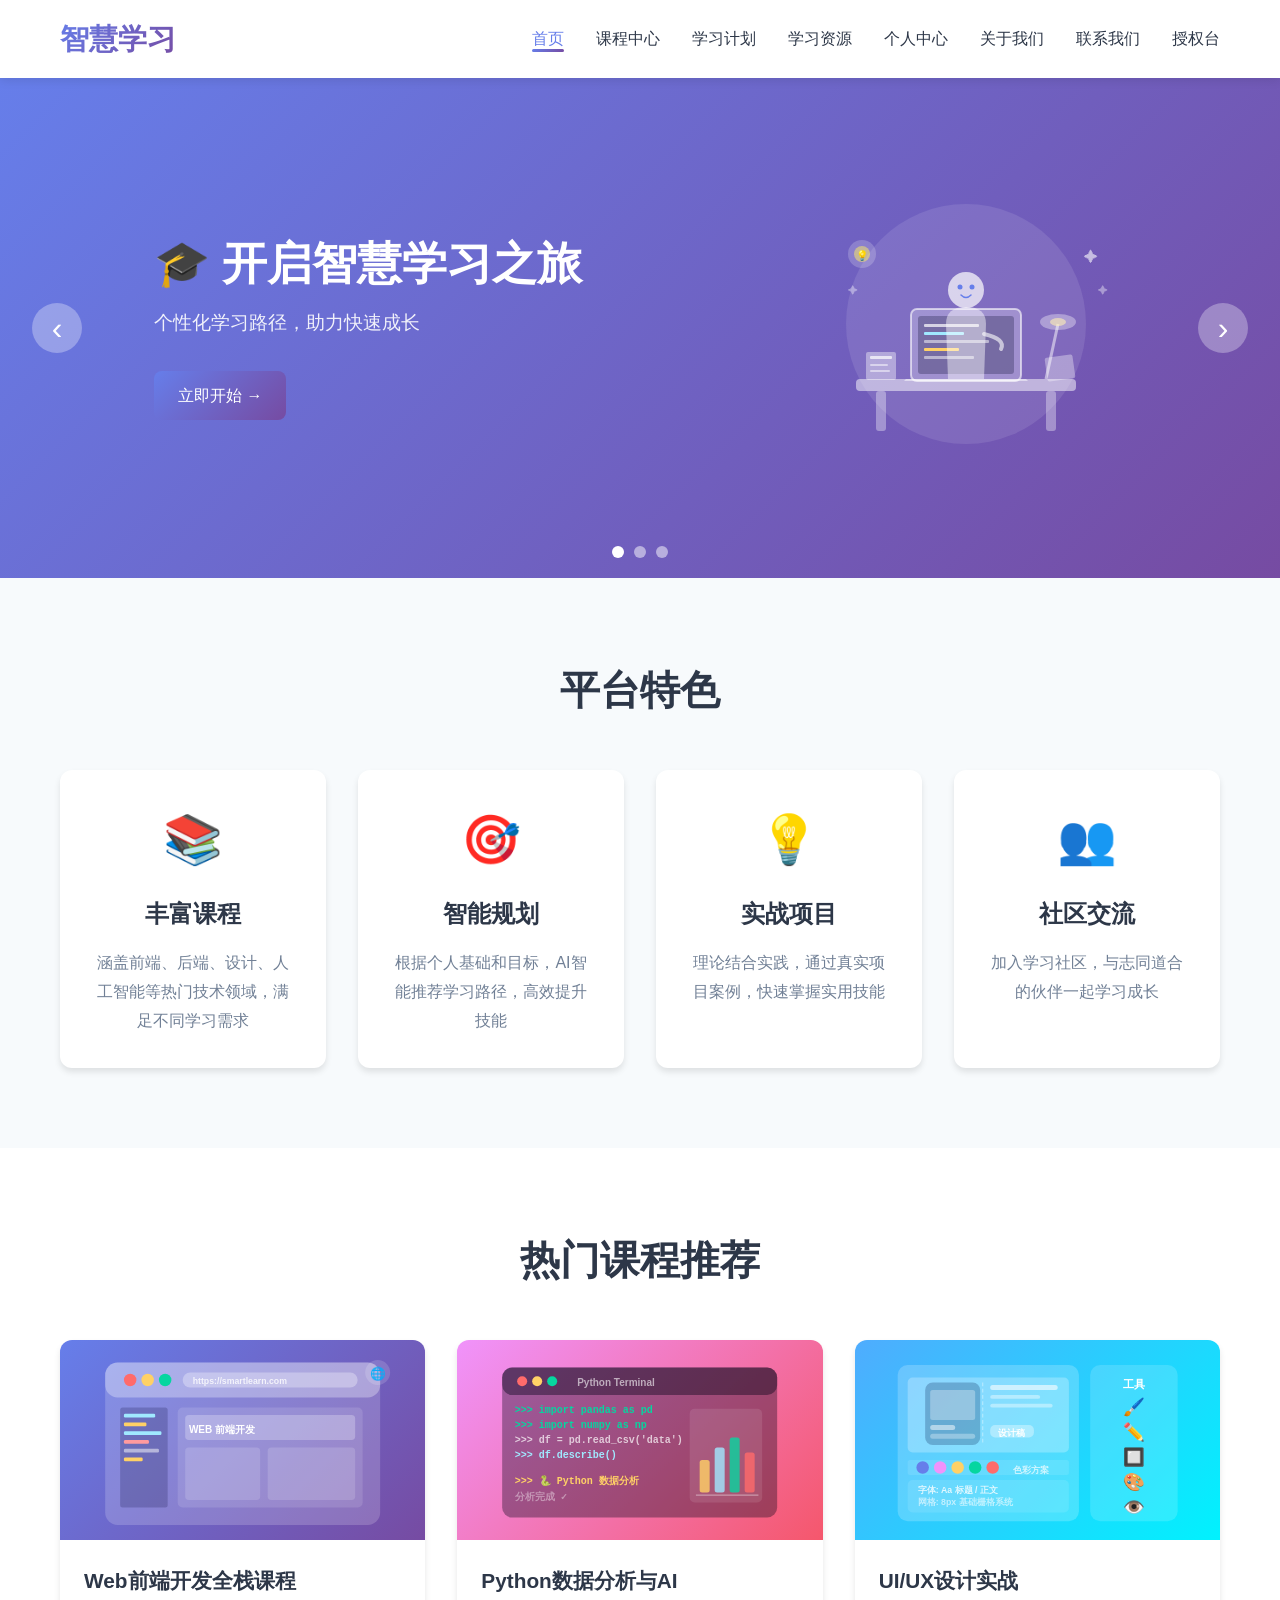
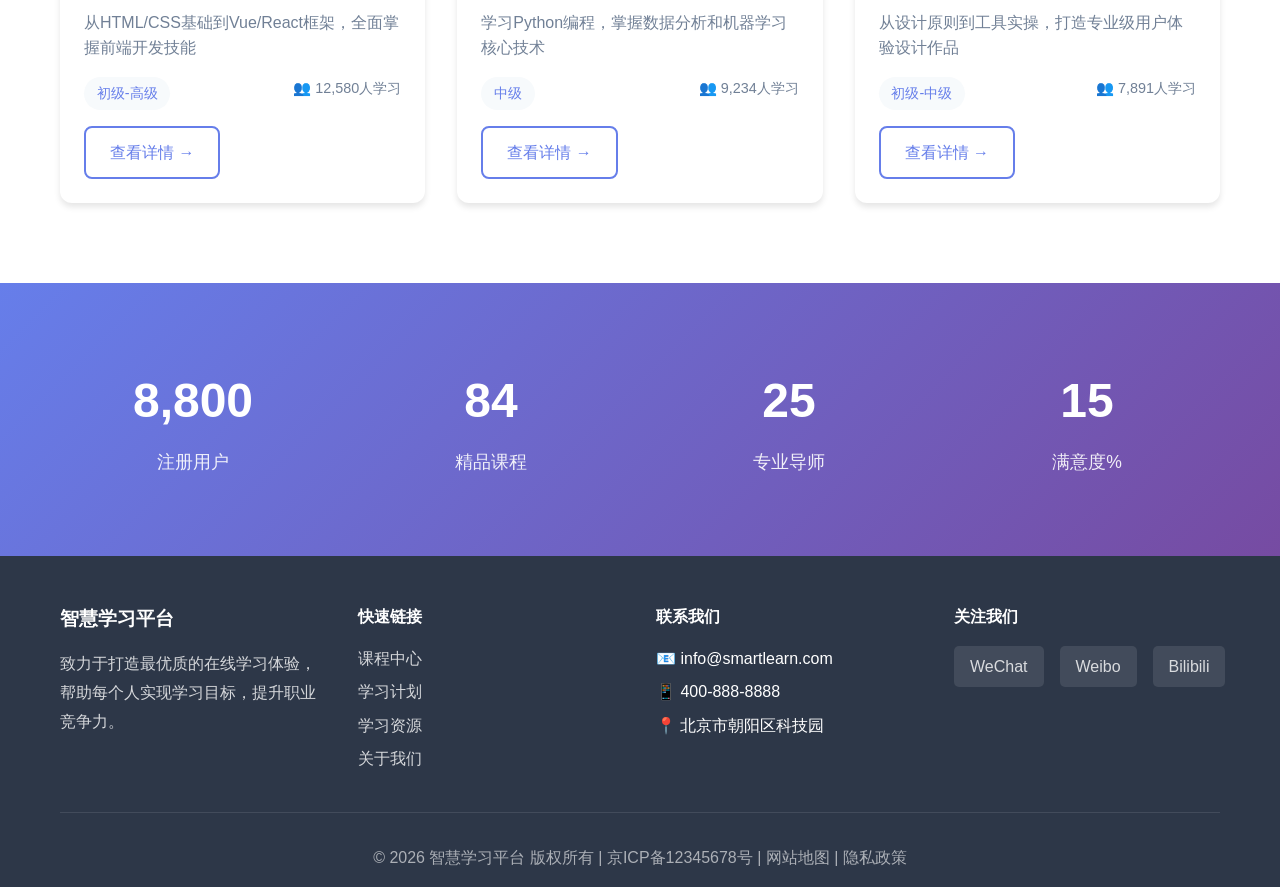
<file: index.html>
<!DOCTYPE html>
<html lang="zh-CN">
<head>
    <meta charset="UTF-8">
    <meta name="viewport" content="width=device-width, initial-scale=1.0">
    <title>智慧学习 - 在线学习成长平台</title>
    <link rel="stylesheet" href="css/style.css">
</head>
<body>
    <!-- 导航栏 -->
    <nav class="navbar">
        <div class="container">
            <div class="nav-brand">
                <h1>智慧学习</h1>
            </div>
            <ul class="nav-menu" id="navMenu">
                <li><a href="index.html" class="active">首页</a></li>
                <li><a href="courses.html">课程中心</a></li>
                <li><a href="plan.html">学习计划</a></li>
                <li><a href="resources.html">学习资源</a></li>
                <li><a href="profile.html">个人中心</a></li>
                <li><a href="about.html">关于我们</a></li>
                <li><a href="contact.html">联系我们</a></li>
                <li><a href="licenses.html">授权台</a></li>
            </ul>
            <div class="nav-toggle" id="navToggle">
                <span></span>
                <span></span>
                <span></span>
            </div>
        </div>
    </nav>

    <!-- Banner轮播图 -->
    <section class="banner">
        <div class="slider">

            <!-- 第1张：学习之旅 — 人物+书桌学习场景 -->
            <div class="slide active">
                <div class="slide-content">
                    <div class="slide-text">
                        <h2>🎓 开启智慧学习之旅</h2>
                        <p>个性化学习路径，助力快速成长</p>
                        <a href="courses.html" class="btn btn-primary">立即开始 →</a>
                    </div>
                    <div class="slide-illustration">
                        <!-- 学习场景：人坐在桌前 + 屏幕 + 书 -->
                        <svg width="320" height="260" viewBox="0 0 320 260">
                            <!-- 背景圆 -->
                            <circle cx="160" cy="130" r="120" fill="rgba(255,255,255,.1)"/>
                            <!-- 桌子 -->
                            <rect x="50" y="185" width="220" height="12" rx="4" fill="rgba(255,255,255,.5)"/>
                            <rect x="70" y="197" width="10" height="40" rx="3" fill="rgba(255,255,255,.35)"/>
                            <rect x="240" y="197" width="10" height="40" rx="3" fill="rgba(255,255,255,.35)"/>
                            <!-- 笔记本电脑屏幕 -->
                            <rect x="105" y="115" width="110" height="72" rx="6" fill="rgba(255,255,255,.25)" stroke="rgba(255,255,255,.6)" stroke-width="2"/>
                            <!-- 屏幕内容 (代码/学习界面) -->
                            <rect x="112" y="122" width="96" height="58" rx="3" fill="rgba(20,20,60,.3)"/>
                            <rect x="118" y="130" width="55" height="3" rx="1" fill="rgba(255,255,255,.7)"/>
                            <rect x="118" y="138" width="40" height="3" rx="1" fill="#a0e9ff"/>
                            <rect x="118" y="146" width="65" height="3" rx="1" fill="rgba(255,255,255,.5)"/>
                            <rect x="118" y="154" width="35" height="3" rx="1" fill="#ffd166"/>
                            <rect x="118" y="162" width="50" height="3" rx="1" fill="rgba(255,255,255,.5)"/>
                            <!-- 笔记本底座 -->
                            <path d="M98 187 L100 185 L220 185 L222 187 Z" fill="rgba(255,255,255,.5)"/>
                            <!-- 书本 (左侧) -->
                            <rect x="60" y="158" width="30" height="28" rx="2" fill="rgba(255,255,255,.4)"/>
                            <rect x="64" y="162" width="22" height="3" rx="1" fill="rgba(255,255,255,.7)"/>
                            <rect x="64" y="170" width="18" height="2" rx="1" fill="rgba(255,255,255,.5)"/>
                            <rect x="64" y="176" width="20" height="2" rx="1" fill="rgba(255,255,255,.5)"/>
                            <!-- 书本 (右侧，斜放) -->
                            <rect x="240" y="162" width="28" height="24" rx="2" fill="rgba(255,255,255,.35)" transform="rotate(-8 254 174)"/>
                            <!-- 台灯 -->
                            <line x1="240" y1="185" x2="252" y2="130" stroke="rgba(255,255,255,.5)" stroke-width="3"/>
                            <ellipse cx="252" cy="128" rx="18" ry="8" fill="rgba(255,255,255,.35)"/>
                            <ellipse cx="252" cy="128" rx="8" ry="4" fill="rgba(255,240,180,.6)"/>
                            <!-- 人物头部 -->
                            <circle cx="160" cy="96" r="18" fill="rgba(255,255,255,.7)"/>
                            <!-- 眼睛 -->
                            <circle cx="154" cy="93" r="2.5" fill="#667eea"/>
                            <circle cx="166" cy="93" r="2.5" fill="#667eea"/>
                            <!-- 嘴巴 -->
                            <path d="M155 101 Q160 106 165 101" fill="none" stroke="#667eea" stroke-width="1.5" stroke-linecap="round"/>
                            <!-- 身体 -->
                            <path d="M140 130 Q140 113 160 113 Q180 113 180 130 L178 185 L142 185Z" fill="rgba(255,255,255,.45)"/>
                            <!-- 手臂 (指向屏幕) -->
                            <path d="M178 140 Q200 145 195 155" fill="none" stroke="rgba(255,255,255,.6)" stroke-width="4" stroke-linecap="round"/>
                            <!-- 装饰灯泡 -->
                            <circle cx="56" cy="60" r="14" fill="rgba(255,255,255,.2)"/>
                            <circle cx="56" cy="60" r="8" fill="rgba(255,240,100,.5)"/>
                            <text x="56" y="65" text-anchor="middle" font-size="10">💡</text>
                            <!-- 飘浮的小星星 -->
                            <text x="278" y="68" font-size="14" fill="rgba(255,255,255,.6)">✦</text>
                            <text x="292" y="100" font-size="10" fill="rgba(255,255,255,.4)">✦</text>
                            <text x="42" y="100" font-size="10" fill="rgba(255,255,255,.4)">✦</text>
                        </svg>
                    </div>
                </div>
            </div>

            <!-- 第2张：海量课程 — 课程卡片网格 -->
            <div class="slide">
                <div class="slide-content">
                    <div class="slide-text">
                        <h2>📚 海量优质课程</h2>
                        <p>涵盖编程、设计、商业等多个领域</p>
                        <a href="courses.html" class="btn btn-primary">浏览课程 →</a>
                    </div>
                    <div class="slide-illustration">
                        <!-- 课程卡片网格场景 -->
                        <svg width="320" height="260" viewBox="0 0 320 260">
                            <circle cx="160" cy="130" r="120" fill="rgba(255,255,255,.08)"/>
                            <!-- 课程卡片1 (左上) -->
                            <rect x="30" y="40" width="116" height="88" rx="8" fill="rgba(255,255,255,.22)"/>
                            <rect x="30" y="40" width="116" height="44" rx="8" fill="rgba(255,255,255,.15)"/>
                            <text x="88" y="70" text-anchor="middle" font-size="24">💻</text>
                            <rect x="40" y="92" width="70" height="5" rx="2" fill="rgba(255,255,255,.7)"/>
                            <rect x="40" y="102" width="50" height="4" rx="2" fill="rgba(255,255,255,.4)"/>
                            <rect x="40" y="111" width="35" height="4" rx="2" fill="rgba(255,255,255,.35)"/>
                            <!-- 进度条 -->
                            <rect x="40" y="119" width="96" height="4" rx="2" fill="rgba(255,255,255,.2)"/>
                            <rect x="40" y="119" width="65" height="4" rx="2" fill="#ffd166"/>

                            <!-- 课程卡片2 (右上) -->
                            <rect x="158" y="40" width="116" height="88" rx="8" fill="rgba(255,255,255,.22)"/>
                            <rect x="158" y="40" width="116" height="44" rx="8" fill="rgba(255,255,255,.15)"/>
                            <text x="216" y="70" text-anchor="middle" font-size="24">🎨</text>
                            <rect x="168" y="92" width="70" height="5" rx="2" fill="rgba(255,255,255,.7)"/>
                            <rect x="168" y="102" width="55" height="4" rx="2" fill="rgba(255,255,255,.4)"/>
                            <rect x="168" y="111" width="40" height="4" rx="2" fill="rgba(255,255,255,.35)"/>
                            <rect x="168" y="119" width="96" height="4" rx="2" fill="rgba(255,255,255,.2)"/>
                            <rect x="168" y="119" width="85" height="4" rx="2" fill="#06d6a0"/>

                            <!-- 课程卡片3 (左下) -->
                            <rect x="30" y="142" width="116" height="88" rx="8" fill="rgba(255,255,255,.22)"/>
                            <rect x="30" y="142" width="116" height="44" rx="8" fill="rgba(255,255,255,.15)"/>
                            <text x="88" y="172" text-anchor="middle" font-size="24">🐍</text>
                            <rect x="40" y="194" width="65" height="5" rx="2" fill="rgba(255,255,255,.7)"/>
                            <rect x="40" y="204" width="45" height="4" rx="2" fill="rgba(255,255,255,.4)"/>
                            <rect x="40" y="213" width="38" height="4" rx="2" fill="rgba(255,255,255,.35)"/>
                            <rect x="40" y="221" width="96" height="4" rx="2" fill="rgba(255,255,255,.2)"/>
                            <rect x="40" y="221" width="45" height="4" rx="2" fill="#ff6b6b"/>

                            <!-- 课程卡片4 (右下) -->
                            <rect x="158" y="142" width="116" height="88" rx="8" fill="rgba(255,255,255,.22)"/>
                            <rect x="158" y="142" width="116" height="44" rx="8" fill="rgba(255,255,255,.15)"/>
                            <text x="216" y="172" text-anchor="middle" font-size="24">🤖</text>
                            <rect x="168" y="194" width="70" height="5" rx="2" fill="rgba(255,255,255,.7)"/>
                            <rect x="168" y="204" width="55" height="4" rx="2" fill="rgba(255,255,255,.4)"/>
                            <rect x="168" y="213" width="42" height="4" rx="2" fill="rgba(255,255,255,.35)"/>
                            <rect x="168" y="221" width="96" height="4" rx="2" fill="rgba(255,255,255,.2)"/>
                            <rect x="168" y="221" width="72" height="4" rx="2" fill="#a855f7"/>

                            <!-- 总数标签 -->
                            <rect x="110" y="10" width="100" height="26" rx="13" fill="rgba(255,255,255,.3)"/>
                            <text x="160" y="28" text-anchor="middle" font-size="12" font-weight="bold" fill="white">500+ 精品课程</text>
                        </svg>
                    </div>
                </div>
            </div>

            <!-- 第3张：AI智能计划 — AI大脑+路径图 -->
            <div class="slide">
                <div class="slide-content">
                    <div class="slide-text">
                        <h2>🤖 智能学习计划</h2>
                        <p>AI驱动，为你定制专属学习方案</p>
                        <a href="plan.html" class="btn btn-primary">制定计划 →</a>
                    </div>
                    <div class="slide-illustration">
                        <!-- AI + 学习路径图 -->
                        <svg width="320" height="260" viewBox="0 0 320 260">
                            <circle cx="160" cy="130" r="120" fill="rgba(255,255,255,.08)"/>
                            <!-- AI 核心圆 -->
                            <circle cx="160" cy="120" r="46" fill="rgba(255,255,255,.18)" stroke="rgba(255,255,255,.5)" stroke-width="2"/>
                            <circle cx="160" cy="120" r="32" fill="rgba(255,255,255,.25)"/>
                            <!-- AI 文字 -->
                            <text x="160" y="113" text-anchor="middle" font-size="16" font-weight="bold" fill="white">AI</text>
                            <text x="160" y="133" text-anchor="middle" font-size="9" fill="rgba(255,255,255,.85)">智能分析</text>
                            <!-- 放射线 -->
                            <line x1="160" y1="74" x2="160" y2="50" stroke="rgba(255,255,255,.4)" stroke-width="1.5" stroke-dasharray="3,2"/>
                            <line x1="192" y1="88" x2="210" y2="72" stroke="rgba(255,255,255,.4)" stroke-width="1.5" stroke-dasharray="3,2"/>
                            <line x1="206" y1="120" x2="232" y2="120" stroke="rgba(255,255,255,.4)" stroke-width="1.5" stroke-dasharray="3,2"/>
                            <line x1="192" y1="152" x2="210" y2="170" stroke="rgba(255,255,255,.4)" stroke-width="1.5" stroke-dasharray="3,2"/>
                            <line x1="160" y1="166" x2="160" y2="192" stroke="rgba(255,255,255,.4)" stroke-width="1.5" stroke-dasharray="3,2"/>
                            <line x1="128" y1="152" x2="110" y2="170" stroke="rgba(255,255,255,.4)" stroke-width="1.5" stroke-dasharray="3,2"/>
                            <line x1="114" y1="120" x2="88" y2="120" stroke="rgba(255,255,255,.4)" stroke-width="1.5" stroke-dasharray="3,2"/>
                            <line x1="128" y1="88" x2="110" y2="72" stroke="rgba(255,255,255,.4)" stroke-width="1.5" stroke-dasharray="3,2"/>
                            <!-- 技能节点 -->
                            <!-- 上 -->
                            <circle cx="160" cy="44" r="14" fill="rgba(255,255,255,.3)"/>
                            <text x="160" y="49" text-anchor="middle" font-size="12">📝</text>
                            <!-- 右上 -->
                            <circle cx="216" cy="66" r="14" fill="rgba(255,255,255,.3)"/>
                            <text x="216" y="71" text-anchor="middle" font-size="12">💻</text>
                            <!-- 右 -->
                            <circle cx="240" cy="120" r="14" fill="rgba(255,255,255,.3)"/>
                            <text x="240" y="125" text-anchor="middle" font-size="12">⚡</text>
                            <!-- 右下 -->
                            <circle cx="216" cy="175" r="14" fill="rgba(255,255,255,.3)"/>
                            <text x="216" y="180" text-anchor="middle" font-size="12">🎯</text>
                            <!-- 下 -->
                            <circle cx="160" cy="198" r="14" fill="rgba(255,255,255,.3)"/>
                            <text x="160" y="203" text-anchor="middle" font-size="12">🏆</text>
                            <!-- 左下 -->
                            <circle cx="104" cy="175" r="14" fill="rgba(255,255,255,.3)"/>
                            <text x="104" y="180" text-anchor="middle" font-size="12">🎨</text>
                            <!-- 左 -->
                            <circle cx="80" cy="120" r="14" fill="rgba(255,255,255,.3)"/>
                            <text x="80" y="125" text-anchor="middle" font-size="12">🔬</text>
                            <!-- 左上 -->
                            <circle cx="104" cy="66" r="14" fill="rgba(255,255,255,.3)"/>
                            <text x="104" y="71" text-anchor="middle" font-size="12">📊</text>
                            <!-- 动态点缀 -->
                            <text x="28" y="50" font-size="16" fill="rgba(255,255,255,.5)">✦</text>
                            <text x="282" y="50" font-size="12" fill="rgba(255,255,255,.4)">✦</text>
                            <text x="288" y="195" font-size="16" fill="rgba(255,255,255,.4)">✦</text>
                        </svg>
                    </div>
                </div>
            </div>

        </div>
        <div class="slider-controls">
            <button class="prev" id="prevBtn">‹</button>
            <button class="next" id="nextBtn">›</button>
        </div>
        <div class="slider-dots" id="sliderDots"></div>
    </section>

    <!-- 特色功能 -->
    <section class="features">
        <div class="container">
            <h2 class="section-title">平台特色</h2>
            <div class="feature-grid">
                <div class="feature-card">
                    <div class="feature-icon">📚</div>
                    <h3>丰富课程</h3>
                    <p>涵盖前端、后端、设计、人工智能等热门技术领域，满足不同学习需求</p>
                </div>
                <div class="feature-card">
                    <div class="feature-icon">🎯</div>
                    <h3>智能规划</h3>
                    <p>根据个人基础和目标，AI智能推荐学习路径，高效提升技能</p>
                </div>
                <div class="feature-card">
                    <div class="feature-icon">💡</div>
                    <h3>实战项目</h3>
                    <p>理论结合实践，通过真实项目案例，快速掌握实用技能</p>
                </div>
                <div class="feature-card">
                    <div class="feature-icon">👥</div>
                    <h3>社区交流</h3>
                    <p>加入学习社区，与志同道合的伙伴一起学习成长</p>
                </div>
            </div>
        </div>
    </section>

    <!-- 热门课程 -->
    <section class="popular-courses">
        <div class="container">
            <h2 class="section-title">热门课程推荐</h2>
            <div class="course-grid">
                <!-- 课程卡片1：Web前端 -->
                <div class="course-card">
                    <div class="course-image" style="background:linear-gradient(135deg,#667eea,#764ba2);position:relative;overflow:hidden">
                        <svg width="100%" height="100%" viewBox="0 0 280 160" preserveAspectRatio="xMidYMid meet" style="position:absolute;inset:0">
                            <!-- 浏览器窗口 -->
                            <rect x="30" y="18" width="220" height="130" rx="10" fill="rgba(255,255,255,.18)"/>
                            <rect x="30" y="18" width="220" height="28" rx="10" fill="rgba(255,255,255,.3)"/>
                            <!-- 控制按钮 -->
                            <circle cx="50" cy="32" r="5" fill="#ff6b6b"/>
                            <circle cx="64" cy="32" r="5" fill="#ffd166"/>
                            <circle cx="78" cy="32" r="5" fill="#06d6a0"/>
                            <!-- 地址栏 -->
                            <rect x="92" y="26" width="140" height="12" rx="6" fill="rgba(255,255,255,.3)"/>
                            <text x="100" y="35" font-size="7" fill="rgba(255,255,255,.8)">https://smartlearn.com</text>
                            <!-- 代码内容 -->
                            <rect x="42" y="54" width="38" height="80" rx="2" fill="rgba(0,0,50,.2)"/>
                            <rect x="45" y="59" width="25" height="3" rx="1" fill="#a0e9ff"/>
                            <rect x="45" y="66" width="18" height="3" rx="1" fill="#ffd166"/>
                            <rect x="45" y="73" width="30" height="3" rx="1" fill="#a0e9ff"/>
                            <rect x="45" y="80" width="20" height="3" rx="1" fill="#ff9a9e"/>
                            <rect x="45" y="87" width="28" height="3" rx="1" fill="rgba(255,255,255,.5)"/>
                            <rect x="45" y="94" width="15" height="3" rx="1" fill="#ffd166"/>
                            <!-- 设计画布 -->
                            <rect x="88" y="54" width="148" height="80" rx="4" fill="rgba(255,255,255,.12)"/>
                            <!-- 页面布局模拟 -->
                            <rect x="94" y="60" width="136" height="20" rx="3" fill="rgba(255,255,255,.25)"/>
                            <rect x="94" y="86" width="60" height="42" rx="3" fill="rgba(255,255,255,.15)"/>
                            <rect x="160" y="86" width="70" height="42" rx="3" fill="rgba(255,255,255,.15)"/>
                            <text x="97" y="74" font-size="8" font-weight="bold" fill="white">WEB 前端开发</text>
                            <!-- 装饰点 -->
                            <circle cx="248" cy="26" r="10" fill="rgba(255,255,255,.15)"/>
                            <text x="248" y="30" text-anchor="middle" font-size="10">🌐</text>
                        </svg>
                    </div>
                    <div class="course-info">
                        <h3>Web前端开发全栈课程</h3>
                        <p class="course-desc">从HTML/CSS基础到Vue/React框架，全面掌握前端开发技能</p>
                        <div class="course-meta">
                            <span class="course-level">初级-高级</span>
                            <span class="course-students">👥 12,580人学习</span>
                        </div>
                        <a href="courses.html" class="btn btn-secondary">查看详情 →</a>
                    </div>
                </div>

                <!-- 课程卡片2：Python数据分析 -->
                <div class="course-card">
                    <div class="course-image" style="background:linear-gradient(135deg,#f093fb,#f5576c);position:relative;overflow:hidden">
                        <svg width="100%" height="100%" viewBox="0 0 280 160" preserveAspectRatio="xMidYMid meet" style="position:absolute;inset:0">
                            <!-- 终端/命令行窗口 -->
                            <rect x="30" y="22" width="220" height="120" rx="8" fill="rgba(0,0,20,.35)"/>
                            <rect x="30" y="22" width="220" height="22" rx="8" fill="rgba(0,0,20,.4)"/>
                            <circle cx="46" cy="33" r="4" fill="#ff6b6b"/>
                            <circle cx="58" cy="33" r="4" fill="#ffd166"/>
                            <circle cx="70" cy="33" r="4" fill="#06d6a0"/>
                            <text x="90" y="37" font-size="8" fill="rgba(255,255,255,.6)">Python Terminal</text>
                            <!-- 代码行 -->
                            <text x="40" y="58" font-size="8" font-family="monospace" fill="#06d6a0">>>> import pandas as pd</text>
                            <text x="40" y="70" font-size="8" font-family="monospace" fill="#06d6a0">>>> import numpy as np</text>
                            <text x="40" y="82" font-size="8" font-family="monospace" fill="rgba(255,255,255,.7)">>>> df = pd.read_csv('data')</text>
                            <text x="40" y="94" font-size="8" font-family="monospace" fill="#a0e9ff">>>> df.describe()</text>
                            <!-- 数据图表小图 -->
                            <rect x="180" y="55" width="58" height="75" rx="4" fill="rgba(255,255,255,.1)"/>
                            <!-- 柱状图 -->
                            <rect x="188" y="96" width="8" height="26" rx="2" fill="#ffd166" opacity=".8"/>
                            <rect x="200" y="86" width="8" height="36" rx="2" fill="#a0e9ff" opacity=".8"/>
                            <rect x="212" y="78" width="8" height="44" rx="2" fill="#06d6a0" opacity=".8"/>
                            <rect x="224" y="90" width="8" height="32" rx="2" fill="#ff6b6b" opacity=".8"/>
                            <line x1="185" y1="124" x2="235" y2="124" stroke="rgba(255,255,255,.4)" stroke-width="1"/>
                            <!-- 蛇形标志 -->
                            <text x="40" y="115" font-size="8" font-family="monospace" fill="#ffd166">>>> 🐍 Python 数据分析</text>
                            <text x="40" y="128" font-size="8" font-family="monospace" fill="rgba(255,255,255,.4)">分析完成 ✓</text>
                        </svg>
                    </div>
                    <div class="course-info">
                        <h3>Python数据分析与AI</h3>
                        <p class="course-desc">学习Python编程，掌握数据分析和机器学习核心技术</p>
                        <div class="course-meta">
                            <span class="course-level">中级</span>
                            <span class="course-students">👥 9,234人学习</span>
                        </div>
                        <a href="courses.html" class="btn btn-secondary">查看详情 →</a>
                    </div>
                </div>

                <!-- 课程卡片3：UI/UX设计 -->
                <div class="course-card">
                    <div class="course-image" style="background:linear-gradient(135deg,#4facfe,#00f2fe);position:relative;overflow:hidden">
                        <svg width="100%" height="100%" viewBox="0 0 280 160" preserveAspectRatio="xMidYMid meet" style="position:absolute;inset:0">
                            <!-- 设计稿画板 -->
                            <rect x="28" y="20" width="145" height="125" rx="8" fill="rgba(255,255,255,.2)"/>
                            <!-- 设计稿内容 -->
                            <rect x="36" y="30" width="129" height="60" rx="4" fill="rgba(255,255,255,.25)"/>
                            <!-- 模拟手机UI框 -->
                            <rect x="50" y="34" width="44" height="50" rx="6" fill="rgba(0,30,80,.25)"/>
                            <rect x="54" y="40" width="36" height="24" rx="2" fill="rgba(255,255,255,.3)"/>
                            <rect x="54" y="68" width="20" height="4" rx="2" fill="rgba(255,255,255,.5)"/>
                            <rect x="54" y="75" width="36" height="4" rx="2" fill="rgba(255,255,255,.3)"/>
                            <!-- 文字稿线 -->
                            <rect x="102" y="36" width="54" height="4" rx="2" fill="rgba(255,255,255,.6)"/>
                            <rect x="102" y="44" width="40" height="3" rx="2" fill="rgba(255,255,255,.4)"/>
                            <rect x="102" y="51" width="50" height="3" rx="2" fill="rgba(255,255,255,.4)"/>
                            <rect x="102" y="68" width="35" height="10" rx="4" fill="rgba(255,255,255,.35)"/>
                            <text x="119" y="77" text-anchor="middle" font-size="7" fill="white">设计稿</text>
                            <!-- 标注线 -->
                            <line x1="96" y1="34" x2="96" y2="84" stroke="rgba(255,255,255,.35)" stroke-width="1" stroke-dasharray="3,2"/>
                            <!-- 颜色样本行 -->
                            <rect x="36" y="96" width="129" height="12" rx="2" fill="rgba(255,255,255,.1)"/>
                            <circle cx="48" cy="102" r="5" fill="#667eea"/>
                            <circle cx="62" cy="102" r="5" fill="#f093fb"/>
                            <circle cx="76" cy="102" r="5" fill="#ffd166"/>
                            <circle cx="90" cy="102" r="5" fill="#06d6a0"/>
                            <circle cx="104" cy="102" r="5" fill="#ff6b6b"/>
                            <text x="120" y="106" font-size="7" fill="rgba(255,255,255,.7)">色彩方案</text>
                            <!-- 文字标注 -->
                            <rect x="36" y="112" width="129" height="26" rx="4" fill="rgba(255,255,255,.1)"/>
                            <text x="44" y="122" font-size="7" fill="rgba(255,255,255,.8)">字体: Aa 标题 / 正文</text>
                            <text x="44" y="132" font-size="7" fill="rgba(255,255,255,.6)">网格: 8px 基础栅格系统</text>
                            <!-- 调色板/画笔 工具区 -->
                            <rect x="182" y="20" width="70" height="125" rx="8" fill="rgba(255,255,255,.15)"/>
                            <text x="217" y="38" text-anchor="middle" font-size="9" font-weight="bold" fill="white">工具</text>
                            <text x="217" y="58" text-anchor="middle" font-size="14">🖌️</text>
                            <text x="217" y="78" text-anchor="middle" font-size="14">✏️</text>
                            <text x="217" y="98" text-anchor="middle" font-size="14">🔲</text>
                            <text x="217" y="118" text-anchor="middle" font-size="14">🎨</text>
                            <text x="217" y="138" text-anchor="middle" font-size="14">👁️</text>
                        </svg>
                    </div>
                    <div class="course-info">
                        <h3>UI/UX设计实战</h3>
                        <p class="course-desc">从设计原则到工具实操，打造专业级用户体验设计作品</p>
                        <div class="course-meta">
                            <span class="course-level">初级-中级</span>
                            <span class="course-students">👥 7,891人学习</span>
                        </div>
                        <a href="courses.html" class="btn btn-secondary">查看详情 →</a>
                    </div>
                </div>
            </div>
        </div>
    </section>

    <!-- 学习数据统计 -->
    <section class="stats">
        <div class="container">
            <div class="stats-grid">
                <div class="stat-item">
                    <h3 class="stat-number" data-target="50000">0</h3>
                    <p>注册用户</p>
                </div>
                <div class="stat-item">
                    <h3 class="stat-number" data-target="500">0</h3>
                    <p>精品课程</p>
                </div>
                <div class="stat-item">
                    <h3 class="stat-number" data-target="150">0</h3>
                    <p>专业导师</p>
                </div>
                <div class="stat-item">
                    <h3 class="stat-number" data-target="95">0</h3>
                    <p>满意度%</p>
                </div>
            </div>
        </div>
    </section>

    <!-- 页脚 -->
    <footer class="footer">
        <div class="container">
            <div class="footer-content">
                <div class="footer-section">
                    <h3>智慧学习平台</h3>
                    <p>致力于打造最优质的在线学习体验，帮助每个人实现学习目标，提升职业竞争力。</p>
                </div>
                <div class="footer-section">
                    <h4>快速链接</h4>
                    <ul>
                        <li><a href="courses.html">课程中心</a></li>
                        <li><a href="plan.html">学习计划</a></li>
                        <li><a href="resources.html">学习资源</a></li>
                        <li><a href="about.html">关于我们</a></li>
                    </ul>
                </div>
                <div class="footer-section">
                    <h4>联系我们</h4>
                    <ul>
                        <li>📧 info@smartlearn.com</li>
                        <li>📱 400-888-8888</li>
                        <li>📍 北京市朝阳区科技园</li>
                    </ul>
                </div>
                <div class="footer-section">
                    <h4>关注我们</h4>
                    <div class="social-links">
                        <a href="#" title="微信">WeChat</a>
                        <a href="#" title="微博">Weibo</a>
                        <a href="#" title="B站">Bilibili</a>
                    </div>
                </div>
            </div>
            <div class="footer-bottom">
                <p>&copy; 2026 智慧学习平台 版权所有 | 京ICP备12345678号 | 网站地图 | 隐私政策</p>
            </div>
        </div>
    </footer>

    <script src="js/script.js"></script>
</body>
</html>
</file>
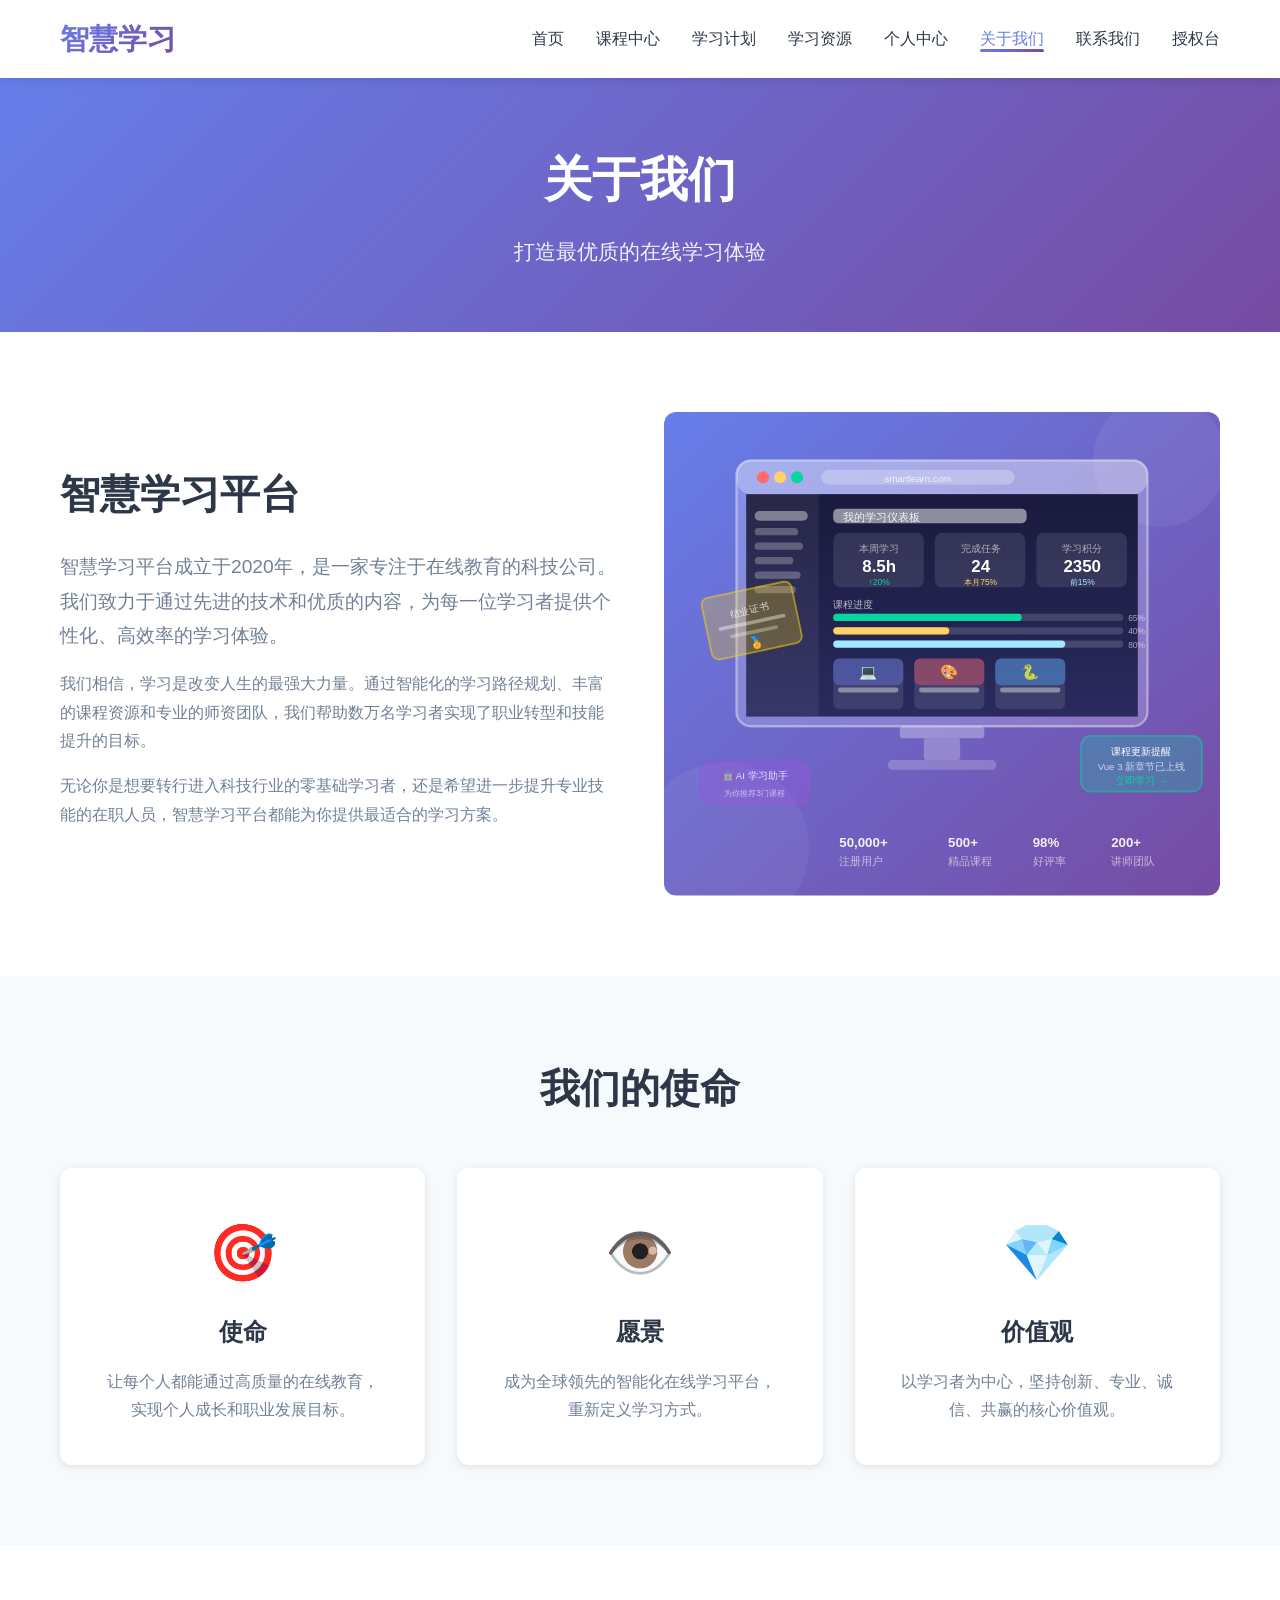
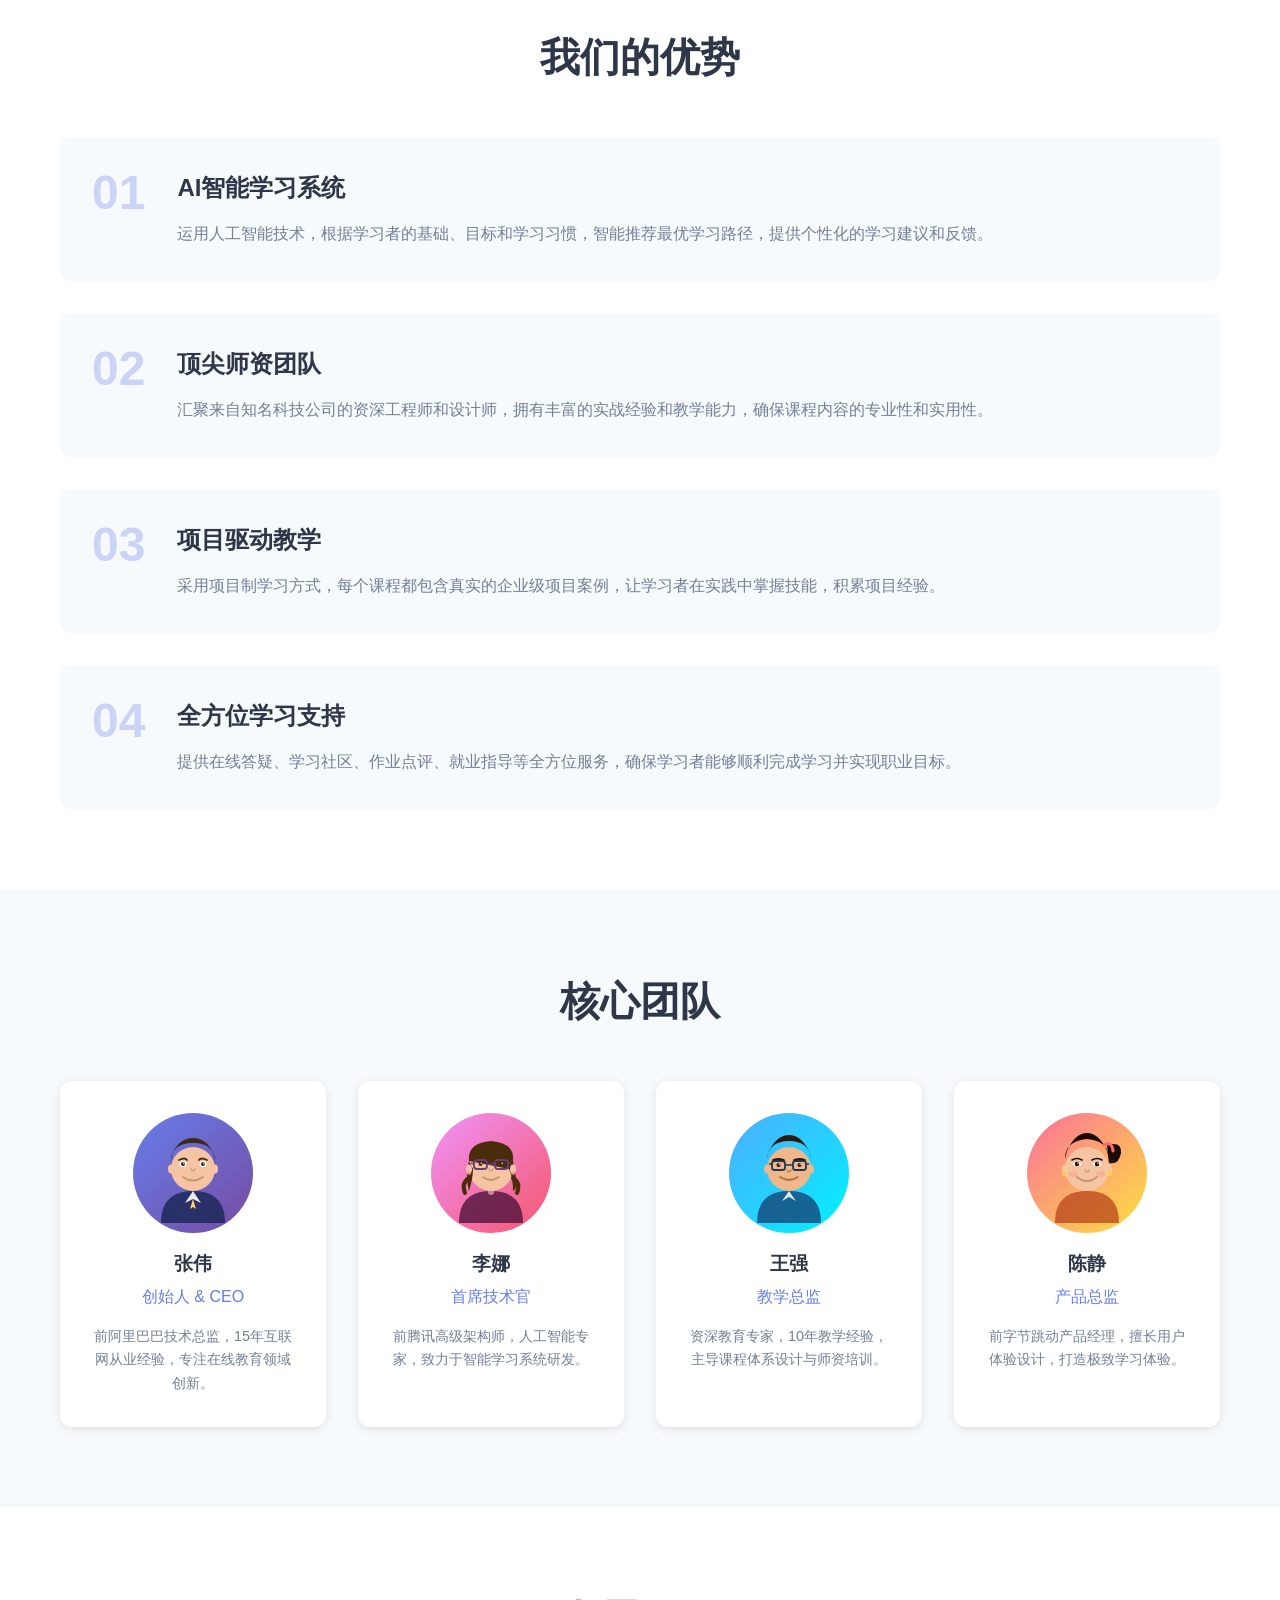
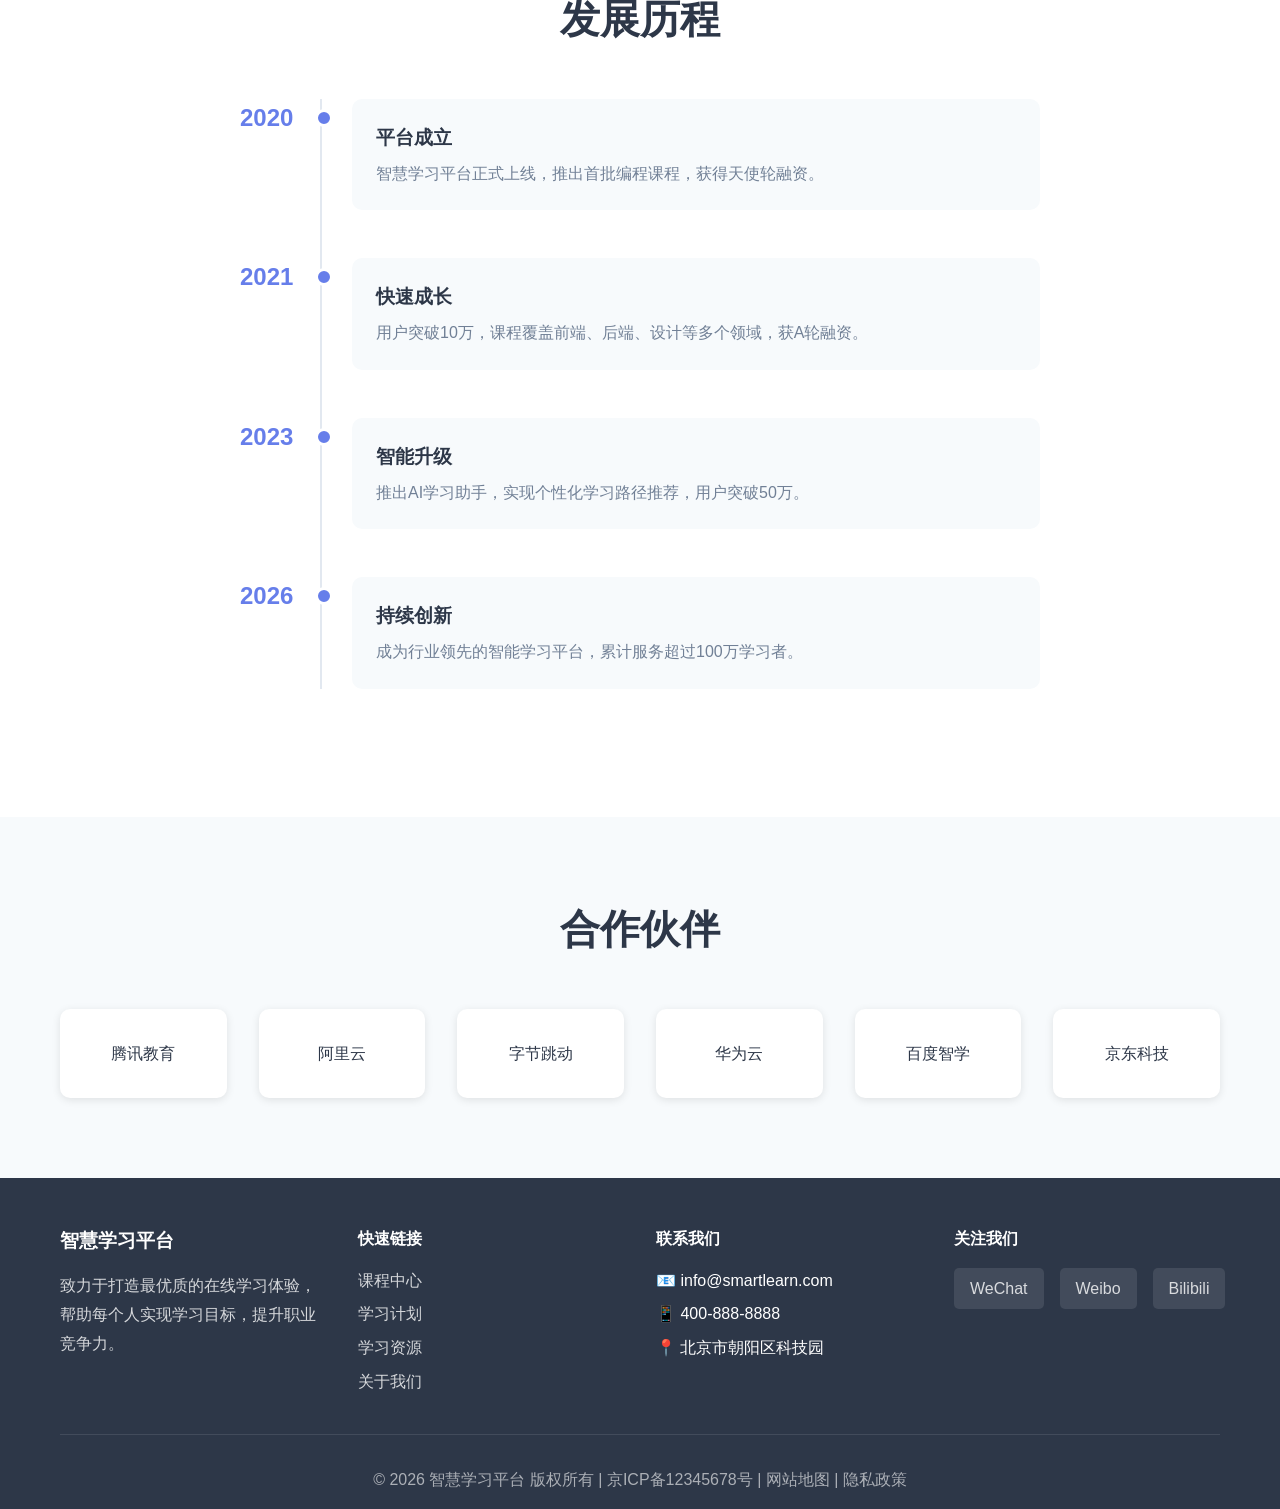
<file: about.html>
<!DOCTYPE html>
<html lang="zh-CN">
<head>
    <meta charset="UTF-8">
    <meta name="viewport" content="width=device-width, initial-scale=1.0">
    <title>关于我们 - 智慧学习平台</title>
    <link rel="stylesheet" href="css/style.css">
</head>
<body>
    <!-- 导航栏 -->
    <nav class="navbar">
        <div class="container">
            <div class="nav-brand">
                <h1>智慧学习</h1>
            </div>
            <ul class="nav-menu" id="navMenu">
                <li><a href="index.html">首页</a></li>
                <li><a href="courses.html">课程中心</a></li>
                <li><a href="plan.html">学习计划</a></li>
                <li><a href="resources.html">学习资源</a></li>
                <li><a href="profile.html">个人中心</a></li>
                <li><a href="about.html" class="active">关于我们</a></li>
                <li><a href="contact.html">联系我们</a></li>
                <li><a href="licenses.html">授权台</a></li>
            </ul>
            <div class="nav-toggle" id="navToggle">
                <span></span>
                <span></span>
                <span></span>
            </div>
        </div>
    </nav>

    <!-- 页面标题 -->
    <section class="page-header">
        <div class="container">
            <h1>关于我们</h1>
            <p>打造最优质的在线学习体验</p>
        </div>
    </section>

    <!-- 平台简介 -->
    <section class="about-intro">
        <div class="container">
            <div class="intro-content">
                <div class="intro-text">
                    <h2>智慧学习平台</h2>
                    <p class="lead">智慧学习平台成立于2020年，是一家专注于在线教育的科技公司。我们致力于通过先进的技术和优质的内容，为每一位学习者提供个性化、高效率的学习体验。</p>
                    <p>我们相信，学习是改变人生的最强大力量。通过智能化的学习路径规划、丰富的课程资源和专业的师资团队，我们帮助数万名学习者实现了职业转型和技能提升的目标。</p>
                    <p>无论你是想要转行进入科技行业的零基础学习者，还是希望进一步提升专业技能的在职人员，智慧学习平台都能为你提供最适合的学习方案。</p>
                </div>
                <div class="intro-image">
                    <!-- SVG 平台介绍插画：学习生态场景 -->
                    <svg width="100%" viewBox="0 0 460 400" style="border-radius:10px;display:block" xmlns="http://www.w3.org/2000/svg">
                        <defs>
                            <linearGradient id="bgGrad" x1="0%" y1="0%" x2="100%" y2="100%">
                                <stop offset="0%" style="stop-color:#667eea"/>
                                <stop offset="100%" style="stop-color:#764ba2"/>
                            </linearGradient>
                            <linearGradient id="screenGrad" x1="0%" y1="0%" x2="0%" y2="100%">
                                <stop offset="0%" style="stop-color:#1a1a3e"/>
                                <stop offset="100%" style="stop-color:#2a2a5e"/>
                            </linearGradient>
                        </defs>
                        <!-- 背景 -->
                        <rect width="460" height="400" fill="url(#bgGrad)" rx="10"/>
                        <!-- 浮动装饰圆 -->
                        <circle cx="410" cy="40" r="55" fill="rgba(255,255,255,.06)"/>
                        <circle cx="50" cy="360" r="70" fill="rgba(255,255,255,.05)"/>
                        <!-- 显示器外框 -->
                        <rect x="60" y="40" width="340" height="220" rx="12" fill="rgba(255,255,255,.18)" stroke="rgba(255,255,255,.4)" stroke-width="2"/>
                        <!-- 显示器顶栏 -->
                        <rect x="60" y="40" width="340" height="28" rx="12" fill="rgba(255,255,255,.28)"/>
                        <circle cx="82" cy="54" r="5" fill="#ff6b6b"/>
                        <circle cx="96" cy="54" r="5" fill="#ffd166"/>
                        <circle cx="110" cy="54" r="5" fill="#06d6a0"/>
                        <rect x="130" y="48" width="160" height="12" rx="6" fill="rgba(255,255,255,.25)"/>
                        <text x="210" y="58" text-anchor="middle" font-size="8" fill="rgba(255,255,255,.8)">smartlearn.com</text>
                        <!-- 屏幕内容 -->
                        <rect x="68" y="68" width="324" height="184" fill="url(#screenGrad)"/>
                        <!-- 侧边导航 -->
                        <rect x="68" y="68" width="60" height="184" fill="rgba(255,255,255,.06)"/>
                        <rect x="75" y="82" width="44" height="8" rx="4" fill="rgba(255,255,255,.4)"/>
                        <rect x="75" y="96" width="36" height="6" rx="3" fill="rgba(255,255,255,.25)"/>
                        <rect x="75" y="108" width="40" height="6" rx="3" fill="rgba(255,255,255,.25)"/>
                        <rect x="75" y="120" width="32" height="6" rx="3" fill="rgba(255,255,255,.25)"/>
                        <rect x="75" y="132" width="38" height="6" rx="3" fill="rgba(255,255,255,.25)"/>
                        <rect x="75" y="144" width="34" height="6" rx="3" fill="rgba(255,255,255,.25)"/>
                        <!-- 主内容区标题 -->
                        <rect x="140" y="80" width="160" height="12" rx="4" fill="rgba(255,255,255,.5)"/>
                        <text x="148" y="90" font-size="9" fill="rgba(255,255,255,.9)">我的学习仪表板</text>
                        <!-- 统计卡片 -->
                        <rect x="140" y="100" width="75" height="45" rx="6" fill="rgba(255,255,255,.1)"/>
                        <text x="178" y="116" text-anchor="middle" font-size="8" fill="rgba(255,255,255,.6)">本周学习</text>
                        <text x="178" y="132" text-anchor="middle" font-size="14" font-weight="bold" fill="white">8.5h</text>
                        <text x="178" y="143" text-anchor="middle" font-size="7" fill="#06d6a0">↑20%</text>
                        <rect x="224" y="100" width="75" height="45" rx="6" fill="rgba(255,255,255,.1)"/>
                        <text x="262" y="116" text-anchor="middle" font-size="8" fill="rgba(255,255,255,.6)">完成任务</text>
                        <text x="262" y="132" text-anchor="middle" font-size="14" font-weight="bold" fill="white">24</text>
                        <text x="262" y="143" text-anchor="middle" font-size="7" fill="#ffd166">本月75%</text>
                        <rect x="308" y="100" width="75" height="45" rx="6" fill="rgba(255,255,255,.1)"/>
                        <text x="346" y="116" text-anchor="middle" font-size="8" fill="rgba(255,255,255,.6)">学习积分</text>
                        <text x="346" y="132" text-anchor="middle" font-size="14" font-weight="bold" fill="white">2350</text>
                        <text x="346" y="143" text-anchor="middle" font-size="7" fill="#a0e9ff">前15%</text>
                        <!-- 进度条区 -->
                        <text x="140" y="162" font-size="8" fill="rgba(255,255,255,.7)">课程进度</text>
                        <rect x="140" y="167" width="240" height="6" rx="3" fill="rgba(255,255,255,.15)"/>
                        <rect x="140" y="167" width="156" height="6" rx="3" fill="#06d6a0"/>
                        <text x="384" y="173" font-size="7" fill="rgba(255,255,255,.6)">65%</text>
                        <rect x="140" y="178" width="240" height="6" rx="3" fill="rgba(255,255,255,.15)"/>
                        <rect x="140" y="178" width="96" height="6" rx="3" fill="#ffd166"/>
                        <text x="384" y="184" font-size="7" fill="rgba(255,255,255,.6)">40%</text>
                        <rect x="140" y="189" width="240" height="6" rx="3" fill="rgba(255,255,255,.15)"/>
                        <rect x="140" y="189" width="192" height="6" rx="3" fill="#a0e9ff"/>
                        <text x="384" y="195" font-size="7" fill="rgba(255,255,255,.6)">80%</text>
                        <!-- 推荐课程小卡 -->
                        <rect x="140" y="204" width="58" height="42" rx="5" fill="rgba(255,255,255,.1)"/>
                        <rect x="140" y="204" width="58" height="22" rx="5" fill="rgba(102,126,234,.4)"/>
                        <text x="169" y="219" text-anchor="middle" font-size="12">💻</text>
                        <rect x="144" y="228" width="50" height="4" rx="2" fill="rgba(255,255,255,.4)"/>
                        <rect x="207" y="204" width="58" height="42" rx="5" fill="rgba(255,255,255,.1)"/>
                        <rect x="207" y="204" width="58" height="22" rx="5" fill="rgba(245,87,108,.4)"/>
                        <text x="236" y="219" text-anchor="middle" font-size="12">🎨</text>
                        <rect x="211" y="228" width="50" height="4" rx="2" fill="rgba(255,255,255,.4)"/>
                        <rect x="274" y="204" width="58" height="42" rx="5" fill="rgba(255,255,255,.1)"/>
                        <rect x="274" y="204" width="58" height="22" rx="5" fill="rgba(79,172,254,.4)"/>
                        <text x="303" y="219" text-anchor="middle" font-size="12">🐍</text>
                        <rect x="278" y="228" width="50" height="4" rx="2" fill="rgba(255,255,255,.4)"/>
                        <!-- 显示器底座 -->
                        <rect x="195" y="260" width="70" height="10" rx="3" fill="rgba(255,255,255,.3)"/>
                        <rect x="215" y="270" width="30" height="18" rx="2" fill="rgba(255,255,255,.25)"/>
                        <rect x="185" y="288" width="90" height="8" rx="4" fill="rgba(255,255,255,.2)"/>
                        <!-- 漂浮元素 -->
                        <!-- 证书卡 -->
                        <g transform="translate(30, 155) rotate(-12)">
                            <rect width="76" height="52" rx="6" fill="rgba(255,215,0,.25)" stroke="rgba(255,215,0,.5)" stroke-width="1.5"/>
                            <text x="38" y="20" text-anchor="middle" font-size="8" fill="rgba(255,255,255,.8)">结业证书</text>
                            <rect x="10" y="26" width="56" height="3" rx="1" fill="rgba(255,255,255,.4)"/>
                            <rect x="18" y="34" width="40" height="3" rx="1" fill="rgba(255,255,255,.3)"/>
                            <text x="38" y="48" text-anchor="middle" font-size="10">🏅</text>
                        </g>
                        <!-- 通知气泡 -->
                        <g transform="translate(345, 268)">
                            <rect width="100" height="46" rx="8" fill="rgba(6,214,160,.25)" stroke="rgba(6,214,160,.5)" stroke-width="1.5"/>
                            <text x="50" y="16" text-anchor="middle" font-size="8" fill="white">课程更新提醒</text>
                            <text x="50" y="28" text-anchor="middle" font-size="8" fill="rgba(255,255,255,.7)">Vue 3 新章节已上线</text>
                            <text x="50" y="40" text-anchor="middle" font-size="8" fill="#06d6a0">立即学习 →</text>
                        </g>
                        <!-- AI 标签 -->
                        <g transform="translate(30, 290)">
                            <rect width="90" height="34" rx="8" fill="rgba(160,80,220,.3)" stroke="rgba(160,80,220,.5)" stroke-width="1.5"/>
                            <text x="45" y="14" text-anchor="middle" font-size="8" fill="rgba(255,255,255,.8)">🤖 AI 学习助手</text>
                            <text x="45" y="28" text-anchor="middle" font-size="7" fill="rgba(255,255,255,.6)">为你推荐3门课程</text>
                        </g>
                        <!-- 统计数字 -->
                        <text x="145" y="360" font-size="11" font-weight="bold" fill="rgba(255,255,255,.9)">50,000+</text>
                        <text x="145" y="375" font-size="9" fill="rgba(255,255,255,.6)">注册用户</text>
                        <text x="235" y="360" font-size="11" font-weight="bold" fill="rgba(255,255,255,.9)">500+</text>
                        <text x="235" y="375" font-size="9" fill="rgba(255,255,255,.6)">精品课程</text>
                        <text x="305" y="360" font-size="11" font-weight="bold" fill="rgba(255,255,255,.9)">98%</text>
                        <text x="305" y="375" font-size="9" fill="rgba(255,255,255,.6)">好评率</text>
                        <text x="370" y="360" font-size="11" font-weight="bold" fill="rgba(255,255,255,.9)">200+</text>
                        <text x="370" y="375" font-size="9" fill="rgba(255,255,255,.6)">讲师团队</text>
                    </svg>
                </div>
            </div>
        </div>
    </section>

    <!-- 我们的使命 -->
    <section class="mission-section">
        <div class="container">
            <h2 class="section-title">我们的使命</h2>
            <div class="mission-grid">
                <div class="mission-card">
                    <div class="mission-icon">🎯</div>
                    <h3>使命</h3>
                    <p>让每个人都能通过高质量的在线教育，实现个人成长和职业发展目标。</p>
                </div>
                <div class="mission-card">
                    <div class="mission-icon">👁️</div>
                    <h3>愿景</h3>
                    <p>成为全球领先的智能化在线学习平台，重新定义学习方式。</p>
                </div>
                <div class="mission-card">
                    <div class="mission-icon">💎</div>
                    <h3>价值观</h3>
                    <p>以学习者为中心，坚持创新、专业、诚信、共赢的核心价值观。</p>
                </div>
            </div>
        </div>
    </section>

    <!-- 我们的优势 -->
    <section class="advantages-section">
        <div class="container">
            <h2 class="section-title">我们的优势</h2>
            <div class="advantages-list">
                <div class="advantage-item">
                    <div class="advantage-number">01</div>
                    <div class="advantage-content">
                        <h3>AI智能学习系统</h3>
                        <p>运用人工智能技术，根据学习者的基础、目标和学习习惯，智能推荐最优学习路径，提供个性化的学习建议和反馈。</p>
                    </div>
                </div>
                <div class="advantage-item">
                    <div class="advantage-number">02</div>
                    <div class="advantage-content">
                        <h3>顶尖师资团队</h3>
                        <p>汇聚来自知名科技公司的资深工程师和设计师，拥有丰富的实战经验和教学能力，确保课程内容的专业性和实用性。</p>
                    </div>
                </div>
                <div class="advantage-item">
                    <div class="advantage-number">03</div>
                    <div class="advantage-content">
                        <h3>项目驱动教学</h3>
                        <p>采用项目制学习方式，每个课程都包含真实的企业级项目案例，让学习者在实践中掌握技能，积累项目经验。</p>
                    </div>
                </div>
                <div class="advantage-item">
                    <div class="advantage-number">04</div>
                    <div class="advantage-content">
                        <h3>全方位学习支持</h3>
                        <p>提供在线答疑、学习社区、作业点评、就业指导等全方位服务，确保学习者能够顺利完成学习并实现职业目标。</p>
                    </div>
                </div>
            </div>
        </div>
    </section>

    <!-- 团队介绍 -->
    <section class="team-section">
        <div class="container">
            <h2 class="section-title">核心团队</h2>
            <div class="team-grid">
                <!-- 张伟 CEO：深色西装，短发，自信表情 -->
                <div class="team-member">
                    <div class="member-avatar" style="background:linear-gradient(135deg,#667eea,#764ba2);position:relative;display:flex;align-items:center;justify-content:center;overflow:hidden">
                        <svg width="100" height="100" viewBox="0 0 100 100">
                            <!-- 肩膀/西装 -->
                            <path d="M18 100 Q18 68 50 68 Q82 68 82 100Z" fill="rgba(30,40,90,.85)"/>
                            <!-- 衬衫领 -->
                            <polygon points="50,68 42,80 50,76 58,80" fill="white" opacity=".9"/>
                            <!-- 领带 -->
                            <polygon points="50,76 47,86 50,84 53,86" fill="#ffd166"/>
                            <!-- 头部 -->
                            <circle cx="50" cy="46" r="22" fill="#f5c5a3"/>
                            <!-- 头发 (短发) -->
                            <path d="M28 40 Q28 20 50 20 Q72 20 72 40 L72 34 Q65 15 50 15 Q35 15 28 34Z" fill="#3d2b1a"/>
                            <!-- 眉毛 -->
                            <path d="M36 37 Q42 34 44 37" fill="none" stroke="#3d2b1a" stroke-width="1.8" stroke-linecap="round"/>
                            <path d="M56 37 Q58 34 64 37" fill="none" stroke="#3d2b1a" stroke-width="1.8" stroke-linecap="round"/>
                            <!-- 眼睛 -->
                            <ellipse cx="40" cy="41" rx="3.5" ry="3" fill="white"/>
                            <circle cx="40" cy="41" r="2" fill="#3d2b1a"/>
                            <circle cx="40.8" cy="40.2" r=".7" fill="white"/>
                            <ellipse cx="60" cy="41" rx="3.5" ry="3" fill="white"/>
                            <circle cx="60" cy="41" r="2" fill="#3d2b1a"/>
                            <circle cx="60.8" cy="40.2" r=".7" fill="white"/>
                            <!-- 鼻子 -->
                            <path d="M48 46 Q50 50 52 46" fill="none" stroke="#c8956a" stroke-width="1.2" stroke-linecap="round"/>
                            <!-- 嘴巴 (微笑) -->
                            <path d="M40 54 Q50 61 60 54" fill="none" stroke="#c8956a" stroke-width="1.8" stroke-linecap="round"/>
                            <!-- 耳朵 -->
                            <ellipse cx="28" cy="46" rx="3" ry="4.5" fill="#f5c5a3"/>
                            <ellipse cx="72" cy="46" rx="3" ry="4.5" fill="#f5c5a3"/>
                        </svg>
                    </div>
                    <h3>张伟</h3>
                    <p class="member-title">创始人 & CEO</p>
                    <p class="member-bio">前阿里巴巴技术总监，15年互联网从业经验，专注在线教育领域创新。</p>
                </div>

                <!-- 李娜 CTO：眼镜，卷发，科技感 -->
                <div class="team-member">
                    <div class="member-avatar" style="background:linear-gradient(135deg,#f093fb,#f5576c);position:relative;display:flex;align-items:center;justify-content:center;overflow:hidden">
                        <svg width="100" height="100" viewBox="0 0 100 100">
                            <!-- 肩膀/上衣 -->
                            <path d="M18 100 Q18 68 50 68 Q82 68 82 100Z" fill="rgba(80,20,60,.8)"/>
                            <!-- 颈部装饰 -->
                            <circle cx="50" cy="69" r="3" fill="rgba(255,200,220,.6)"/>
                            <!-- 头部 -->
                            <circle cx="50" cy="46" r="22" fill="#f5c5a3"/>
                            <!-- 卷发 (长发) -->
                            <path d="M28 38 Q26 20 50 18 Q74 20 72 38 L74 50 Q78 65 72 68 Q72 55 68 46" fill="#4a2c0a"/>
                            <path d="M28 38 Q24 55 28 68 Q32 55 32 46" fill="#4a2c0a"/>
                            <!-- 发尾卷曲 -->
                            <path d="M72 55 Q80 60 76 70" fill="none" stroke="#4a2c0a" stroke-width="4" stroke-linecap="round"/>
                            <path d="M28 55 Q20 60 24 70" fill="none" stroke="#4a2c0a" stroke-width="4" stroke-linecap="round"/>
                            <!-- 眼镜框 -->
                            <rect x="33" y="37" width="13" height="9" rx="3" fill="none" stroke="#6a3c7a" stroke-width="1.8"/>
                            <rect x="54" y="37" width="13" height="9" rx="3" fill="none" stroke="#6a3c7a" stroke-width="1.8"/>
                            <line x1="46" y1="41" x2="54" y2="41" stroke="#6a3c7a" stroke-width="1.5"/>
                            <line x1="33" y1="41" x2="30" y2="40" stroke="#6a3c7a" stroke-width="1.5"/>
                            <line x1="67" y1="41" x2="70" y2="40" stroke="#6a3c7a" stroke-width="1.5"/>
                            <!-- 眉毛 -->
                            <path d="M35 36 Q39 33 45 35" fill="none" stroke="#4a2c0a" stroke-width="1.5" stroke-linecap="round"/>
                            <path d="M55 35 Q61 33 65 36" fill="none" stroke="#4a2c0a" stroke-width="1.5" stroke-linecap="round"/>
                            <!-- 眼睛 -->
                            <circle cx="39.5" cy="41" r="2" fill="#3d2b1a"/>
                            <circle cx="60.5" cy="41" r="2" fill="#3d2b1a"/>
                            <circle cx="40.2" cy="40.3" r=".7" fill="white"/>
                            <circle cx="61.2" cy="40.3" r=".7" fill="white"/>
                            <!-- 鼻子 -->
                            <path d="M48 46 Q50 50 52 46" fill="none" stroke="#c8956a" stroke-width="1.2" stroke-linecap="round"/>
                            <!-- 嘴巴 -->
                            <path d="M42 54 Q50 60 58 54" fill="none" stroke="#c8956a" stroke-width="1.8" stroke-linecap="round"/>
                            <!-- 耳朵 -->
                            <ellipse cx="28" cy="46" rx="3" ry="4.5" fill="#f5c5a3"/>
                            <ellipse cx="72" cy="46" rx="3" ry="4.5" fill="#f5c5a3"/>
                            <!-- 耳环 -->
                            <circle cx="28" cy="50" r="2" fill="rgba(255,150,180,.8)"/>
                            <circle cx="72" cy="50" r="2" fill="rgba(255,150,180,.8)"/>
                        </svg>
                    </div>
                    <h3>李娜</h3>
                    <p class="member-title">首席技术官</p>
                    <p class="member-bio">前腾讯高级架构师，人工智能专家，致力于智能学习系统研发。</p>
                </div>

                <!-- 王强 教学总监：斯文，眼镜，蓝色衬衫 -->
                <div class="team-member">
                    <div class="member-avatar" style="background:linear-gradient(135deg,#4facfe,#00f2fe);position:relative;display:flex;align-items:center;justify-content:center;overflow:hidden">
                        <svg width="100" height="100" viewBox="0 0 100 100">
                            <!-- 肩膀/蓝色衬衫 -->
                            <path d="M18 100 Q18 68 50 68 Q82 68 82 100Z" fill="rgba(20,70,120,.8)"/>
                            <!-- 衬衫领 -->
                            <polygon points="50,68 43,78 50,74 57,78" fill="white" opacity=".85"/>
                            <!-- 头部 -->
                            <circle cx="50" cy="46" r="22" fill="#f0b88a"/>
                            <!-- 头发 (背头) -->
                            <path d="M28 36 Q30 18 50 18 Q70 18 72 36 L70 28 Q62 12 50 12 Q38 12 30 28Z" fill="#2c1a0a"/>
                            <!-- 眼镜 -->
                            <rect x="33" y="38" width="13" height="9" rx="2.5" fill="none" stroke="#1a3a5e" stroke-width="1.8"/>
                            <rect x="54" y="38" width="13" height="9" rx="2.5" fill="none" stroke="#1a3a5e" stroke-width="1.8"/>
                            <line x1="46" y1="42" x2="54" y2="42" stroke="#1a3a5e" stroke-width="1.5"/>
                            <line x1="30" y1="41" x2="33" y2="41" stroke="#1a3a5e" stroke-width="1.5"/>
                            <line x1="67" y1="41" x2="70" y2="41" stroke="#1a3a5e" stroke-width="1.5"/>
                            <!-- 眉毛 -->
                            <path d="M34 37 Q39 35 45 37" fill="none" stroke="#2c1a0a" stroke-width="1.8" stroke-linecap="round"/>
                            <path d="M55 37 Q61 35 66 37" fill="none" stroke="#2c1a0a" stroke-width="1.8" stroke-linecap="round"/>
                            <!-- 眼睛 -->
                            <circle cx="39.5" cy="42" r="2" fill="#2c1a0a"/>
                            <circle cx="60.5" cy="42" r="2" fill="#2c1a0a"/>
                            <circle cx="40.2" cy="41.2" r=".7" fill="white"/>
                            <circle cx="61.2" cy="41.2" r=".7" fill="white"/>
                            <!-- 鼻子 -->
                            <path d="M48 47 Q50 51 52 47" fill="none" stroke="#b07040" stroke-width="1.2" stroke-linecap="round"/>
                            <!-- 嘴巴 (温和微笑) -->
                            <path d="M41 54 Q50 60 59 54" fill="none" stroke="#b07040" stroke-width="1.8" stroke-linecap="round"/>
                            <!-- 耳朵 -->
                            <ellipse cx="28" cy="46" rx="3" ry="4.5" fill="#f0b88a"/>
                            <ellipse cx="72" cy="46" rx="3" ry="4.5" fill="#f0b88a"/>
                        </svg>
                    </div>
                    <h3>王强</h3>
                    <p class="member-title">教学总监</p>
                    <p class="member-bio">资深教育专家，10年教学经验，主导课程体系设计与师资培训。</p>
                </div>

                <!-- 陈静 产品总监：扎发，创意感，橙色系 -->
                <div class="team-member">
                    <div class="member-avatar" style="background:linear-gradient(135deg,#fa709a,#fee140);position:relative;display:flex;align-items:center;justify-content:center;overflow:hidden">
                        <svg width="100" height="100" viewBox="0 0 100 100">
                            <!-- 肩膀/上衣 -->
                            <path d="M18 100 Q18 68 50 68 Q82 68 82 100Z" fill="rgba(180,60,20,.7)"/>
                            <!-- 头部 -->
                            <circle cx="50" cy="46" r="22" fill="#f5c5a3"/>
                            <!-- 头发 (马尾辫) -->
                            <path d="M28 36 Q28 18 50 16 Q72 18 72 36 L70 28 Q62 10 50 10 Q38 10 30 28Z" fill="#1a0a00"/>
                            <!-- 马尾 -->
                            <path d="M70 22 Q85 18 84 30 Q82 42 72 40" fill="#1a0a00"/>
                            <!-- 发箍/发圈 -->
                            <path d="M67 22 Q75 18 76 28" fill="none" stroke="#ff6b6b" stroke-width="3" stroke-linecap="round"/>
                            <!-- 眉毛 -->
                            <path d="M35 37 Q40 34 45 37" fill="none" stroke="#1a0a00" stroke-width="1.6" stroke-linecap="round"/>
                            <path d="M55 37 Q60 34 65 37" fill="none" stroke="#1a0a00" stroke-width="1.6" stroke-linecap="round"/>
                            <!-- 眼睛 (杏眼) -->
                            <path d="M35 41 Q40 37 45 41 Q40 45 35 41Z" fill="white"/>
                            <circle cx="40" cy="41" r="2.2" fill="#1a0a00"/>
                            <circle cx="40.8" cy="40.2" r=".7" fill="white"/>
                            <path d="M55 41 Q60 37 65 41 Q60 45 55 41Z" fill="white"/>
                            <circle cx="60" cy="41" r="2.2" fill="#1a0a00"/>
                            <circle cx="60.8" cy="40.2" r=".7" fill="white"/>
                            <!-- 腮红 -->
                            <ellipse cx="36" cy="51" rx="5" ry="3" fill="rgba(255,120,120,.25)"/>
                            <ellipse cx="64" cy="51" rx="5" ry="3" fill="rgba(255,120,120,.25)"/>
                            <!-- 鼻子 -->
                            <path d="M48 47 Q50 51 52 47" fill="none" stroke="#c8956a" stroke-width="1.2" stroke-linecap="round"/>
                            <!-- 嘴巴 (活泼) -->
                            <path d="M40 54 Q50 62 60 54" fill="none" stroke="#c8956a" stroke-width="2" stroke-linecap="round"/>
                            <!-- 耳朵 -->
                            <ellipse cx="28" cy="46" rx="3" ry="4.5" fill="#f5c5a3"/>
                            <ellipse cx="72" cy="46" rx="3" ry="4.5" fill="#f5c5a3"/>
                            <!-- 耳环 (小圆圈) -->
                            <circle cx="28" cy="50" r="2.5" fill="none" stroke="#ffd166" stroke-width="1.5"/>
                            <circle cx="72" cy="50" r="2.5" fill="none" stroke="#ffd166" stroke-width="1.5"/>
                        </svg>
                    </div>
                    <h3>陈静</h3>
                    <p class="member-title">产品总监</p>
                    <p class="member-bio">前字节跳动产品经理，擅长用户体验设计，打造极致学习体验。</p>
                </div>
            </div>
        </div>
    </section>

    <!-- 发展历程 -->
    <section class="timeline-section">
        <div class="container">
            <h2 class="section-title">发展历程</h2>
            <div class="timeline">
                <div class="timeline-item">
                    <div class="timeline-year">2020</div>
                    <div class="timeline-content">
                        <h3>平台成立</h3>
                        <p>智慧学习平台正式上线，推出首批编程课程，获得天使轮融资。</p>
                    </div>
                </div>
                <div class="timeline-item">
                    <div class="timeline-year">2021</div>
                    <div class="timeline-content">
                        <h3>快速成长</h3>
                        <p>用户突破10万，课程覆盖前端、后端、设计等多个领域，获A轮融资。</p>
                    </div>
                </div>
                <div class="timeline-item">
                    <div class="timeline-year">2023</div>
                    <div class="timeline-content">
                        <h3>智能升级</h3>
                        <p>推出AI学习助手，实现个性化学习路径推荐，用户突破50万。</p>
                    </div>
                </div>
                <div class="timeline-item">
                    <div class="timeline-year">2026</div>
                    <div class="timeline-content">
                        <h3>持续创新</h3>
                        <p>成为行业领先的智能学习平台，累计服务超过100万学习者。</p>
                    </div>
                </div>
            </div>
        </div>
    </section>

    <!-- 合作伙伴 -->
    <section class="partners-section">
        <div class="container">
            <h2 class="section-title">合作伙伴</h2>
            <div class="partners-grid">
                <div class="partner-logo">腾讯教育</div>
                <div class="partner-logo">阿里云</div>
                <div class="partner-logo">字节跳动</div>
                <div class="partner-logo">华为云</div>
                <div class="partner-logo">百度智学</div>
                <div class="partner-logo">京东科技</div>
            </div>
        </div>
    </section>

    <!-- 页脚 -->
    <footer class="footer">
        <div class="container">
            <div class="footer-content">
                <div class="footer-section">
                    <h3>智慧学习平台</h3>
                    <p>致力于打造最优质的在线学习体验，帮助每个人实现学习目标，提升职业竞争力。</p>
                </div>
                <div class="footer-section">
                    <h4>快速链接</h4>
                    <ul>
                        <li><a href="courses.html">课程中心</a></li>
                        <li><a href="plan.html">学习计划</a></li>
                        <li><a href="resources.html">学习资源</a></li>
                        <li><a href="about.html">关于我们</a></li>
                    </ul>
                </div>
                <div class="footer-section">
                    <h4>联系我们</h4>
                    <ul>
                        <li>📧 info@smartlearn.com</li>
                        <li>📱 400-888-8888</li>
                        <li>📍 北京市朝阳区科技园</li>
                    </ul>
                </div>
                <div class="footer-section">
                    <h4>关注我们</h4>
                    <div class="social-links">
                        <a href="#" title="微信">WeChat</a>
                        <a href="#" title="微博">Weibo</a>
                        <a href="#" title="B站">Bilibili</a>
                    </div>
                </div>
            </div>
            <div class="footer-bottom">
                <p>&copy; 2026 智慧学习平台 版权所有 | 京ICP备12345678号 | 网站地图 | 隐私政策</p>
            </div>
        </div>
    </footer>

    <script src="js/script.js"></script>
</body>
</html>
</file>
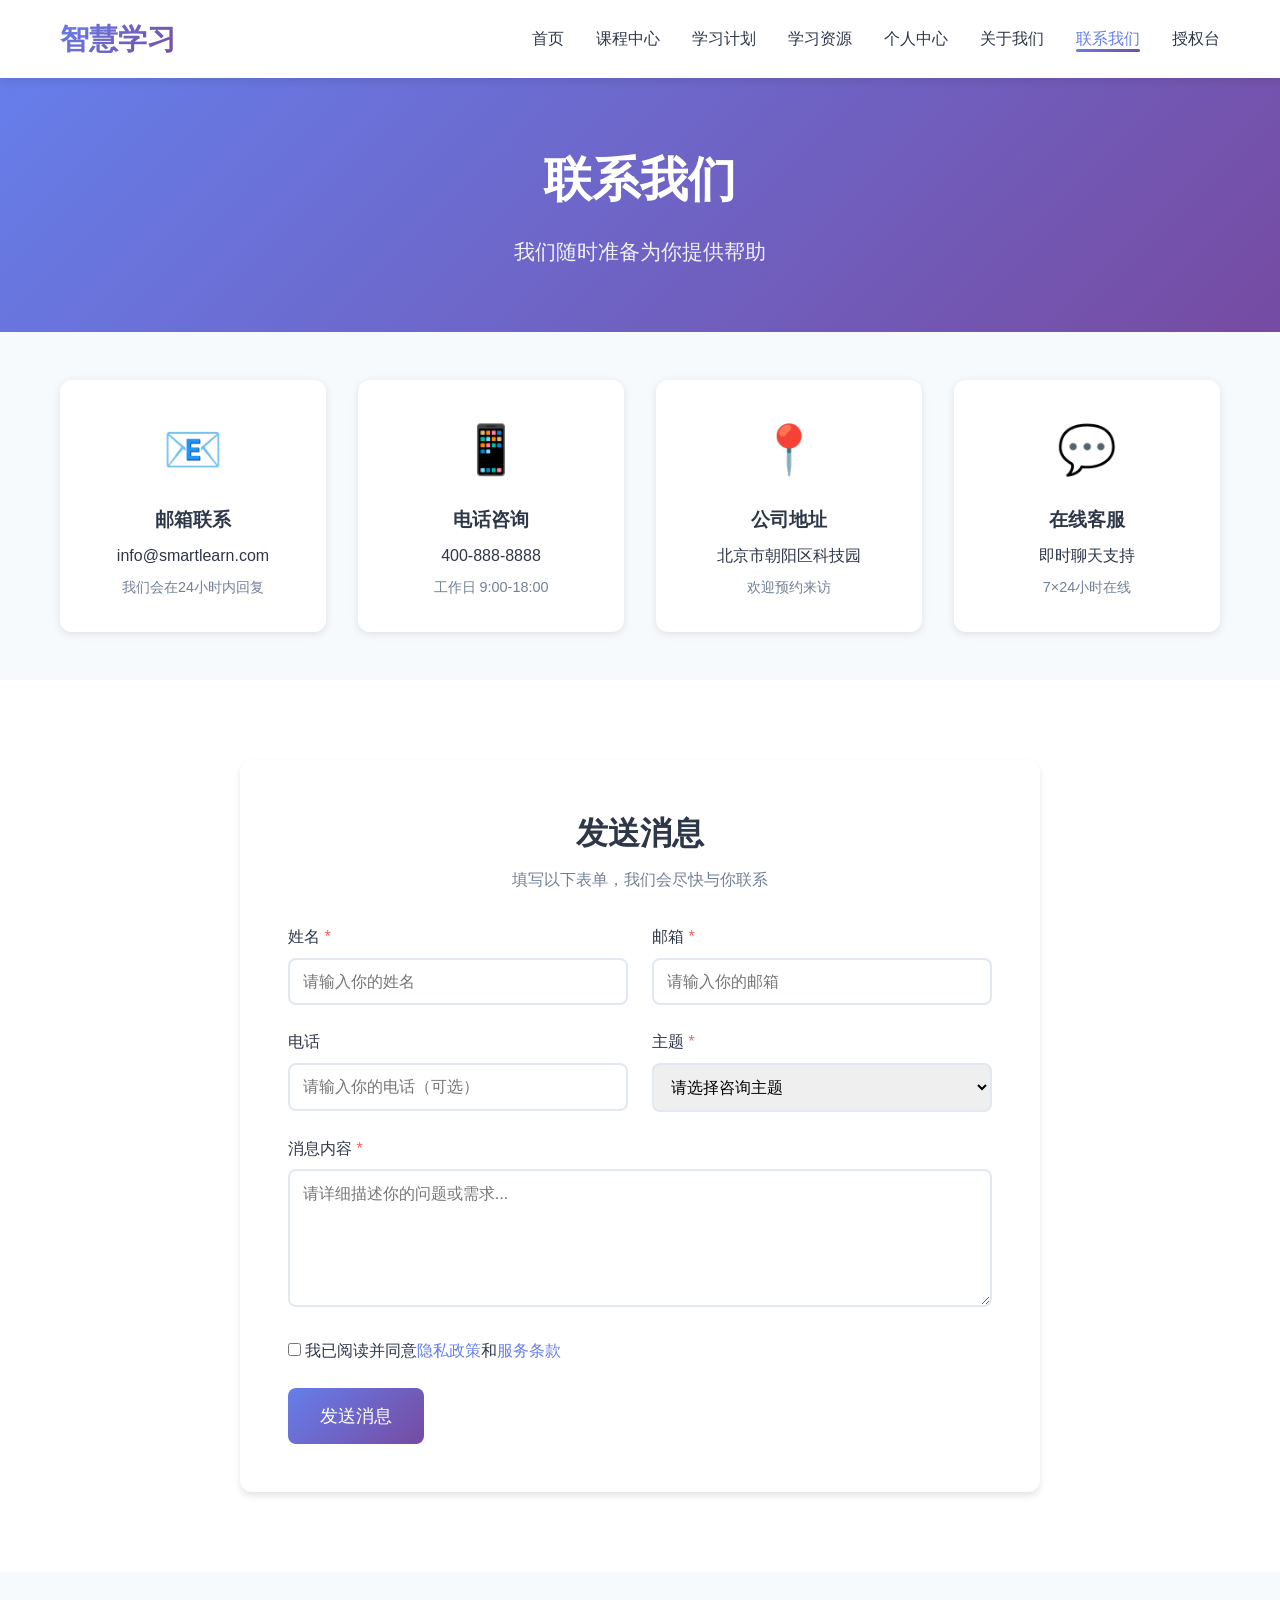
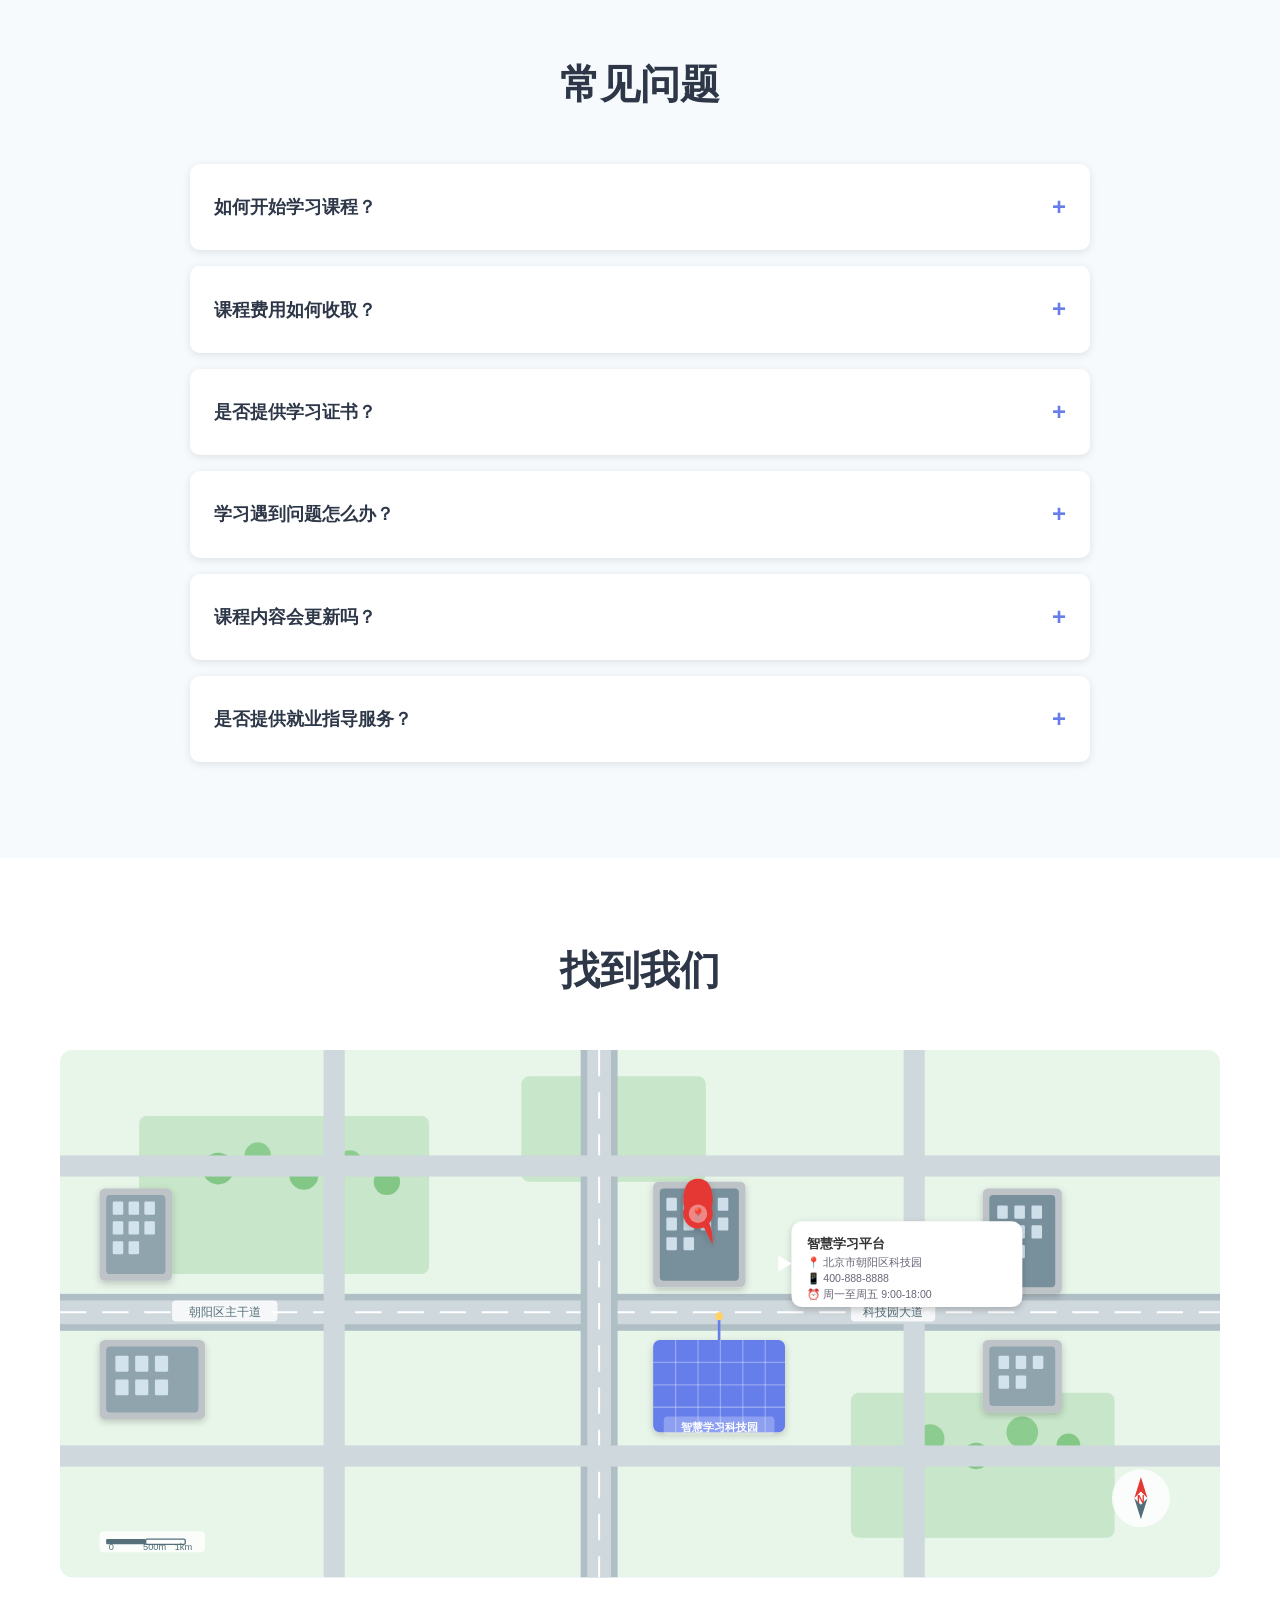
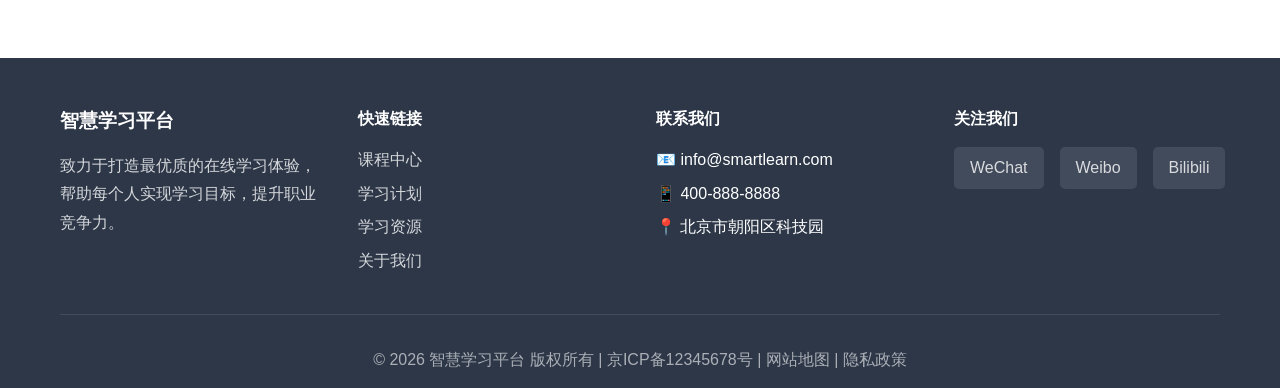
<file: contact.html>
<!DOCTYPE html>
<html lang="zh-CN">
<head>
    <meta charset="UTF-8">
    <meta name="viewport" content="width=device-width, initial-scale=1.0">
    <title>联系我们 - 智慧学习平台</title>
    <link rel="stylesheet" href="css/style.css">
</head>
<body>
    <!-- 导航栏 -->
    <nav class="navbar">
        <div class="container">
            <div class="nav-brand">
                <h1>智慧学习</h1>
            </div>
            <ul class="nav-menu" id="navMenu">
                <li><a href="index.html">首页</a></li>
                <li><a href="courses.html">课程中心</a></li>
                <li><a href="plan.html">学习计划</a></li>
                <li><a href="resources.html">学习资源</a></li>
                <li><a href="profile.html">个人中心</a></li>
                <li><a href="about.html">关于我们</a></li>
                <li><a href="contact.html" class="active">联系我们</a></li>
                <li><a href="licenses.html">授权台</a></li>
            </ul>
            <div class="nav-toggle" id="navToggle">
                <span></span>
                <span></span>
                <span></span>
            </div>
        </div>
    </nav>

    <!-- 页面标题 -->
    <section class="page-header">
        <div class="container">
            <h1>联系我们</h1>
            <p>我们随时准备为你提供帮助</p>
        </div>
    </section>

    <!-- 联系方式 -->
    <section class="contact-info-section">
        <div class="container">
            <div class="contact-cards">
                <div class="contact-card">
                    <div class="contact-icon">📧</div>
                    <h3>邮箱联系</h3>
                    <p>info@smartlearn.com</p>
                    <p class="contact-desc">我们会在24小时内回复</p>
                </div>
                <div class="contact-card">
                    <div class="contact-icon">📱</div>
                    <h3>电话咨询</h3>
                    <p>400-888-8888</p>
                    <p class="contact-desc">工作日 9:00-18:00</p>
                </div>
                <div class="contact-card">
                    <div class="contact-icon">📍</div>
                    <h3>公司地址</h3>
                    <p>北京市朝阳区科技园</p>
                    <p class="contact-desc">欢迎预约来访</p>
                </div>
                <div class="contact-card">
                    <div class="contact-icon">💬</div>
                    <h3>在线客服</h3>
                    <p>即时聊天支持</p>
                    <p class="contact-desc">7×24小时在线</p>
                </div>
            </div>
        </div>
    </section>

    <!-- 联系表单 -->
    <section class="contact-form-section">
        <div class="container">
            <div class="form-container">
                <div class="form-header">
                    <h2>发送消息</h2>
                    <p>填写以下表单，我们会尽快与你联系</p>
                </div>
                
                <form id="contactForm" class="contact-form">
                    <div class="form-row">
                        <div class="form-group">
                            <label for="name">姓名 <span class="required">*</span></label>
                            <input type="text" id="name" name="name" placeholder="请输入你的姓名" required>
                        </div>
                        
                        <div class="form-group">
                            <label for="email">邮箱 <span class="required">*</span></label>
                            <input type="email" id="email" name="email" placeholder="请输入你的邮箱" required>
                        </div>
                    </div>

                    <div class="form-row">
                        <div class="form-group">
                            <label for="phone">电话</label>
                            <input type="tel" id="phone" name="phone" placeholder="请输入你的电话（可选）">
                        </div>
                        
                        <div class="form-group">
                            <label for="subject">主题 <span class="required">*</span></label>
                            <select id="subject" name="subject" required>
                                <option value="">请选择咨询主题</option>
                                <option value="course">课程咨询</option>
                                <option value="technical">技术支持</option>
                                <option value="cooperation">商务合作</option>
                                <option value="suggestion">意见建议</option>
                                <option value="other">其他问题</option>
                            </select>
                        </div>
                    </div>

                    <div class="form-group">
                        <label for="message">消息内容 <span class="required">*</span></label>
                        <textarea id="message" name="message" rows="6" placeholder="请详细描述你的问题或需求..." required></textarea>
                    </div>

                    <div class="form-group">
                        <label class="checkbox-label">
                            <input type="checkbox" id="agree" name="agree" required>
                            <span>我已阅读并同意<a href="#">隐私政策</a>和<a href="#">服务条款</a></span>
                        </label>
                    </div>

                    <button type="submit" class="btn btn-primary btn-large">发送消息</button>
                </form>

                <div id="formMessage" class="form-message"></div>
            </div>
        </div>
    </section>

    <!-- FAQ常见问题 -->
    <section class="faq-section">
        <div class="container">
            <h2 class="section-title">常见问题</h2>
            <div class="faq-list">
                <div class="faq-item">
                    <div class="faq-question">
                        <h3>如何开始学习课程？</h3>
                        <span class="faq-toggle">+</span>
                    </div>
                    <div class="faq-answer">
                        <p>注册账号后，浏览课程中心选择适合你的课程，点击"立即学习"即可开始。我们建议先完成学习计划评估，让AI为你推荐最适合的学习路径。</p>
                    </div>
                </div>

                <div class="faq-item">
                    <div class="faq-question">
                        <h3>课程费用如何收取？</h3>
                        <span class="faq-toggle">+</span>
                    </div>
                    <div class="faq-answer">
                        <p>我们提供单课程购买和会员订阅两种模式。单课程价格从199元到599元不等，会员可无限制学习所有课程。我们还定期提供优惠活动和限时免费课程。</p>
                    </div>
                </div>

                <div class="faq-item">
                    <div class="faq-question">
                        <h3>是否提供学习证书？</h3>
                        <span class="faq-toggle">+</span>
                    </div>
                    <div class="faq-answer">
                        <p>完成课程学习并通过考核后，你将获得由智慧学习平台颁发的电子证书。该证书可添加到你的简历和LinkedIn档案中，证明你的学习成果。</p>
                    </div>
                </div>

                <div class="faq-item">
                    <div class="faq-question">
                        <h3>学习遇到问题怎么办？</h3>
                        <span class="faq-toggle">+</span>
                    </div>
                    <div class="faq-answer">
                        <p>我们提供多种支持渠道：课程讨论区可与其他学习者交流，在线客服提供即时帮助，还可以预约导师一对一辅导。所有问题都会得到及时解答。</p>
                    </div>
                </div>

                <div class="faq-item">
                    <div class="faq-question">
                        <h3>课程内容会更新吗？</h3>
                        <span class="faq-toggle">+</span>
                    </div>
                    <div class="faq-answer">
                        <p>我们的课程内容会根据技术发展和行业需求持续更新。已购买课程的学员可以免费获取所有更新内容，确保学到的知识始终与时俱进。</p>
                    </div>
                </div>

                <div class="faq-item">
                    <div class="faq-question">
                        <h3>是否提供就业指导服务？</h3>
                        <span class="faq-toggle">+</span>
                    </div>
                    <div class="faq-answer">
                        <p>我们为学员提供简历优化、面试技巧培训、模拟面试等就业服务。部分课程还包含企业内推机会，帮助学员顺利实现职业转型。</p>
                    </div>
                </div>
            </div>
        </div>
    </section>

    <!-- 地图区域 -->
    <section class="map-section">
        <div class="container">
            <h2 class="section-title">找到我们</h2>
            <div class="map-container">
                <!-- SVG 城市地图插画：北京朝阳科技园 -->
                <svg width="100%" viewBox="0 0 880 400" style="border-radius:10px;display:block" xmlns="http://www.w3.org/2000/svg">
                    <defs>
                        <linearGradient id="mapBg" x1="0%" y1="0%" x2="0%" y2="100%">
                            <stop offset="0%" style="stop-color:#e8f4fd"/>
                            <stop offset="100%" style="stop-color:#d0e8f5"/>
                        </linearGradient>
                        <filter id="shadow">
                            <feDropShadow dx="0" dy="2" stdDeviation="3" flood-opacity="0.2"/>
                        </filter>
                    </defs>
                    <!-- 地图背景 -->
                    <rect width="880" height="400" fill="url(#mapBg)" rx="10"/>

                    <!-- 绿化带/公园 -->
                    <rect x="0" y="0" width="880" height="400" fill="#e8f5e9" rx="10"/>
                    <rect x="60" y="50" width="220" height="120" rx="6" fill="#c8e6c9"/>
                    <rect x="600" y="260" width="200" height="110" rx="6" fill="#c8e6c9"/>
                    <rect x="350" y="20" width="140" height="80" rx="6" fill="#c8e6c9"/>
                    <!-- 公园树点 -->
                    <circle cx="120" cy="90" r="12" fill="#66bb6a" opacity=".7"/>
                    <circle cx="150" cy="80" r="10" fill="#66bb6a" opacity=".6"/>
                    <circle cx="185" cy="95" r="11" fill="#66bb6a" opacity=".7"/>
                    <circle cx="220" cy="85" r="9" fill="#66bb6a" opacity=".6"/>
                    <circle cx="248" cy="100" r="10" fill="#66bb6a" opacity=".7"/>
                    <circle cx="660" cy="295" r="11" fill="#66bb6a" opacity=".6"/>
                    <circle cx="695" cy="308" r="10" fill="#66bb6a" opacity=".7"/>
                    <circle cx="730" cy="290" r="12" fill="#66bb6a" opacity=".6"/>
                    <circle cx="765" cy="300" r="9" fill="#66bb6a" opacity=".7"/>

                    <!-- 主干道 (水平) -->
                    <rect x="0" y="185" width="880" height="28" fill="#b0bec5"/>
                    <rect x="0" y="190" width="880" height="18" fill="#cfd8dc"/>
                    <!-- 道路中心线 -->
                    <line x1="0" y1="199" x2="880" y2="199" stroke="white" stroke-width="1.5" stroke-dasharray="20,12"/>

                    <!-- 主干道 (垂直) -->
                    <rect x="395" y="0" width="28" height="400" fill="#b0bec5"/>
                    <rect x="400" y="0" width="18" height="400" fill="#cfd8dc"/>
                    <line x1="409" y1="0" x2="409" y2="400" stroke="white" stroke-width="1.5" stroke-dasharray="20,12"/>

                    <!-- 次干道 (水平) -->
                    <rect x="0" y="300" width="880" height="16" fill="#cfd8dc"/>
                    <rect x="0" y="80" width="880" height="16" fill="#cfd8dc"/>
                    <!-- 次干道 (垂直) -->
                    <rect x="200" y="0" width="16" height="400" fill="#cfd8dc"/>
                    <rect x="640" y="0" width="16" height="400" fill="#cfd8dc"/>

                    <!-- 街区建筑群 (左上) -->
                    <rect x="30" y="105" width="55" height="70" rx="4" fill="#bdc3c7" filter="url(#shadow)"/>
                    <rect x="35" y="110" width="45" height="60" rx="3" fill="#90a4ae"/>
                    <rect x="40" y="115" width="8" height="10" rx="1" fill="#e3f2fd" opacity=".8"/>
                    <rect x="52" y="115" width="8" height="10" rx="1" fill="#e3f2fd" opacity=".8"/>
                    <rect x="64" y="115" width="8" height="10" rx="1" fill="#e3f2fd" opacity=".8"/>
                    <rect x="40" y="130" width="8" height="10" rx="1" fill="#e3f2fd" opacity=".8"/>
                    <rect x="52" y="130" width="8" height="10" rx="1" fill="#e3f2fd" opacity=".8"/>
                    <rect x="64" y="130" width="8" height="10" rx="1" fill="#e3f2fd" opacity=".8"/>
                    <rect x="40" y="145" width="8" height="10" rx="1" fill="#e3f2fd" opacity=".8"/>
                    <rect x="52" y="145" width="8" height="10" rx="1" fill="#e3f2fd" opacity=".8"/>

                    <!-- 街区建筑群 (右上) -->
                    <rect x="450" y="100" width="70" height="80" rx="4" fill="#bdc3c7" filter="url(#shadow)"/>
                    <rect x="455" y="105" width="60" height="70" rx="3" fill="#78909c"/>
                    <rect x="460" y="112" width="8" height="10" rx="1" fill="#e3f2fd" opacity=".8"/>
                    <rect x="473" y="112" width="8" height="10" rx="1" fill="#e3f2fd" opacity=".8"/>
                    <rect x="486" y="112" width="8" height="10" rx="1" fill="#e3f2fd" opacity=".8"/>
                    <rect x="499" y="112" width="8" height="10" rx="1" fill="#e3f2fd" opacity=".8"/>
                    <rect x="460" y="127" width="8" height="10" rx="1" fill="#e3f2fd" opacity=".8"/>
                    <rect x="473" y="127" width="8" height="10" rx="1" fill="#e3f2fd" opacity=".8"/>
                    <rect x="486" y="127" width="8" height="10" rx="1" fill="#e3f2fd" opacity=".8"/>
                    <rect x="499" y="127" width="8" height="10" rx="1" fill="#e3f2fd" opacity=".8"/>
                    <rect x="460" y="142" width="8" height="10" rx="1" fill="#e3f2fd" opacity=".8"/>
                    <rect x="473" y="142" width="8" height="10" rx="1" fill="#e3f2fd" opacity=".8"/>

                    <!-- 科技园大楼 (右下，醒目) -->
                    <rect x="450" y="220" width="100" height="70" rx="5" fill="#667eea" filter="url(#shadow)"/>
                    <!-- 玻璃幕墙网格 -->
                    <line x1="467" y1="220" x2="467" y2="290" stroke="rgba(255,255,255,.3)" stroke-width="1"/>
                    <line x1="484" y1="220" x2="484" y2="290" stroke="rgba(255,255,255,.3)" stroke-width="1"/>
                    <line x1="501" y1="220" x2="501" y2="290" stroke="rgba(255,255,255,.3)" stroke-width="1"/>
                    <line x1="518" y1="220" x2="518" y2="290" stroke="rgba(255,255,255,.3)" stroke-width="1"/>
                    <line x1="535" y1="220" x2="535" y2="290" stroke="rgba(255,255,255,.3)" stroke-width="1"/>
                    <line x1="450" y1="237" x2="550" y2="237" stroke="rgba(255,255,255,.3)" stroke-width="1"/>
                    <line x1="450" y1="254" x2="550" y2="254" stroke="rgba(255,255,255,.3)" stroke-width="1"/>
                    <line x1="450" y1="271" x2="550" y2="271" stroke="rgba(255,255,255,.3)" stroke-width="1"/>
                    <!-- 楼牌 -->
                    <rect x="458" y="278" width="84" height="14" rx="3" fill="rgba(255,255,255,.25)"/>
                    <text x="500" y="289" text-anchor="middle" font-size="8" font-weight="bold" fill="white">智慧学习科技园</text>
                    <!-- 楼顶天线 -->
                    <line x1="500" y1="220" x2="500" y2="204" stroke="#667eea" stroke-width="2"/>
                    <circle cx="500" cy="202" r="3" fill="#ffd166"/>

                    <!-- 左下街区 -->
                    <rect x="30" y="220" width="80" height="60" rx="4" fill="#bdc3c7" filter="url(#shadow)"/>
                    <rect x="35" y="225" width="70" height="50" rx="3" fill="#90a4ae"/>
                    <rect x="42" y="232" width="10" height="12" rx="1" fill="#e3f2fd" opacity=".8"/>
                    <rect x="57" y="232" width="10" height="12" rx="1" fill="#e3f2fd" opacity=".8"/>
                    <rect x="72" y="232" width="10" height="12" rx="1" fill="#e3f2fd" opacity=".8"/>
                    <rect x="42" y="250" width="10" height="12" rx="1" fill="#e3f2fd" opacity=".8"/>
                    <rect x="57" y="250" width="10" height="12" rx="1" fill="#e3f2fd" opacity=".8"/>
                    <rect x="72" y="250" width="10" height="12" rx="1" fill="#e3f2fd" opacity=".8"/>

                    <!-- 右侧建筑 -->
                    <rect x="700" y="105" width="60" height="80" rx="4" fill="#bdc3c7" filter="url(#shadow)"/>
                    <rect x="705" y="110" width="50" height="70" rx="3" fill="#78909c"/>
                    <rect x="711" y="118" width="8" height="10" rx="1" fill="#e3f2fd" opacity=".8"/>
                    <rect x="724" y="118" width="8" height="10" rx="1" fill="#e3f2fd" opacity=".8"/>
                    <rect x="737" y="118" width="8" height="10" rx="1" fill="#e3f2fd" opacity=".8"/>
                    <rect x="711" y="133" width="8" height="10" rx="1" fill="#e3f2fd" opacity=".8"/>
                    <rect x="724" y="133" width="8" height="10" rx="1" fill="#e3f2fd" opacity=".8"/>
                    <rect x="737" y="133" width="8" height="10" rx="1" fill="#e3f2fd" opacity=".8"/>
                    <rect x="711" y="148" width="8" height="10" rx="1" fill="#e3f2fd" opacity=".8"/>
                    <rect x="724" y="148" width="8" height="10" rx="1" fill="#e3f2fd" opacity=".8"/>

                    <!-- 右侧建筑2 -->
                    <rect x="700" y="220" width="60" height="55" rx="4" fill="#bdc3c7" filter="url(#shadow)"/>
                    <rect x="705" y="225" width="50" height="45" rx="3" fill="#90a4ae"/>
                    <rect x="712" y="232" width="8" height="10" rx="1" fill="#e3f2fd" opacity=".8"/>
                    <rect x="725" y="232" width="8" height="10" rx="1" fill="#e3f2fd" opacity=".8"/>
                    <rect x="738" y="232" width="8" height="10" rx="1" fill="#e3f2fd" opacity=".8"/>
                    <rect x="712" y="247" width="8" height="10" rx="1" fill="#e3f2fd" opacity=".8"/>
                    <rect x="725" y="247" width="8" height="10" rx="1" fill="#e3f2fd" opacity=".8"/>

                    <!-- 道路名称标签 -->
                    <rect x="85" y="190" width="80" height="16" rx="3" fill="white" opacity=".8"/>
                    <text x="125" y="202" text-anchor="middle" font-size="9" fill="#546e7a">朝阳区主干道</text>
                    <rect x="600" y="190" width="64" height="16" rx="3" fill="white" opacity=".8"/>
                    <text x="632" y="202" text-anchor="middle" font-size="9" fill="#546e7a">科技园大道</text>

                    <!-- 定位大头针 -->
                    <g transform="translate(484, 148)" filter="url(#shadow)">
                        <!-- 针身 -->
                        <path d="M16 0 Q16 -32 0 -32 Q-16 -32 -16 -48 Q-16 -72 0 -72 Q16 -72 16 -48 Q16 -32 0 -32 Z" fill="#e53935" transform="scale(0.7)"/>
                        <!-- 圆头 -->
                        <circle cy="-34" r="16" fill="#e53935" transform="scale(0.7)"/>
                        <circle cy="-34" r="10" fill="white" opacity=".4" transform="scale(0.7)"/>
                        <text y="-28" text-anchor="middle" font-size="14" transform="scale(0.7)">📍</text>
                    </g>

                    <!-- 信息弹窗 -->
                    <g transform="translate(555, 130)">
                        <rect width="175" height="65" rx="8" fill="white" filter="url(#shadow)"/>
                        <!-- 小三角指向 -->
                        <polygon points="0,32 -10,26 -10,38" fill="white"/>
                        <text x="12" y="20" font-size="10" font-weight="bold" fill="#333">智慧学习平台</text>
                        <text x="12" y="34" font-size="8" fill="#667">📍 北京市朝阳区科技园</text>
                        <text x="12" y="46" font-size="8" fill="#667">📱 400-888-8888</text>
                        <text x="12" y="58" font-size="8" fill="#667">⏰ 周一至周五 9:00-18:00</text>
                    </g>

                    <!-- 比例尺 -->
                    <g transform="translate(30, 365)">
                        <rect width="80" height="16" rx="3" fill="rgba(255,255,255,.8)"/>
                        <rect x="5" y="6" width="30" height="4" rx="1" fill="#546e7a"/>
                        <rect x="35" y="6" width="30" height="4" rx="1" fill="white" stroke="#546e7a" stroke-width="1"/>
                        <text x="7" y="14" font-size="7" fill="#546e7a">0</text>
                        <text x="33" y="14" font-size="7" fill="#546e7a">500m</text>
                        <text x="57" y="14" font-size="7" fill="#546e7a">1km</text>
                    </g>

                    <!-- 指北针 -->
                    <g transform="translate(820, 340)">
                        <circle r="22" fill="rgba(255,255,255,.85)"/>
                        <polygon points="0,-16 -5,0 0,-5 5,0" fill="#e53935"/>
                        <polygon points="0,16 -5,0 0,5 5,0" fill="#546e7a"/>
                        <text y="4" text-anchor="middle" font-size="8" font-weight="bold" fill="#e53935">N</text>
                    </g>
                </svg>
            </div>
        </div>
    </section>

    <!-- 页脚 -->
    <footer class="footer">
        <div class="container">
            <div class="footer-content">
                <div class="footer-section">
                    <h3>智慧学习平台</h3>
                    <p>致力于打造最优质的在线学习体验，帮助每个人实现学习目标，提升职业竞争力。</p>
                </div>
                <div class="footer-section">
                    <h4>快速链接</h4>
                    <ul>
                        <li><a href="courses.html">课程中心</a></li>
                        <li><a href="plan.html">学习计划</a></li>
                        <li><a href="resources.html">学习资源</a></li>
                        <li><a href="about.html">关于我们</a></li>
                    </ul>
                </div>
                <div class="footer-section">
                    <h4>联系我们</h4>
                    <ul>
                        <li>📧 info@smartlearn.com</li>
                        <li>📱 400-888-8888</li>
                        <li>📍 北京市朝阳区科技园</li>
                    </ul>
                </div>
                <div class="footer-section">
                    <h4>关注我们</h4>
                    <div class="social-links">
                        <a href="#" title="微信">WeChat</a>
                        <a href="#" title="微博">Weibo</a>
                        <a href="#" title="B站">Bilibili</a>
                    </div>
                </div>
            </div>
            <div class="footer-bottom">
                <p>&copy; 2026 智慧学习平台 版权所有 | 京ICP备12345678号 | 网站地图 | 隐私政策</p>
            </div>
        </div>
    </footer>

    <script src="js/script.js"></script>
</body>
</html>
</file>
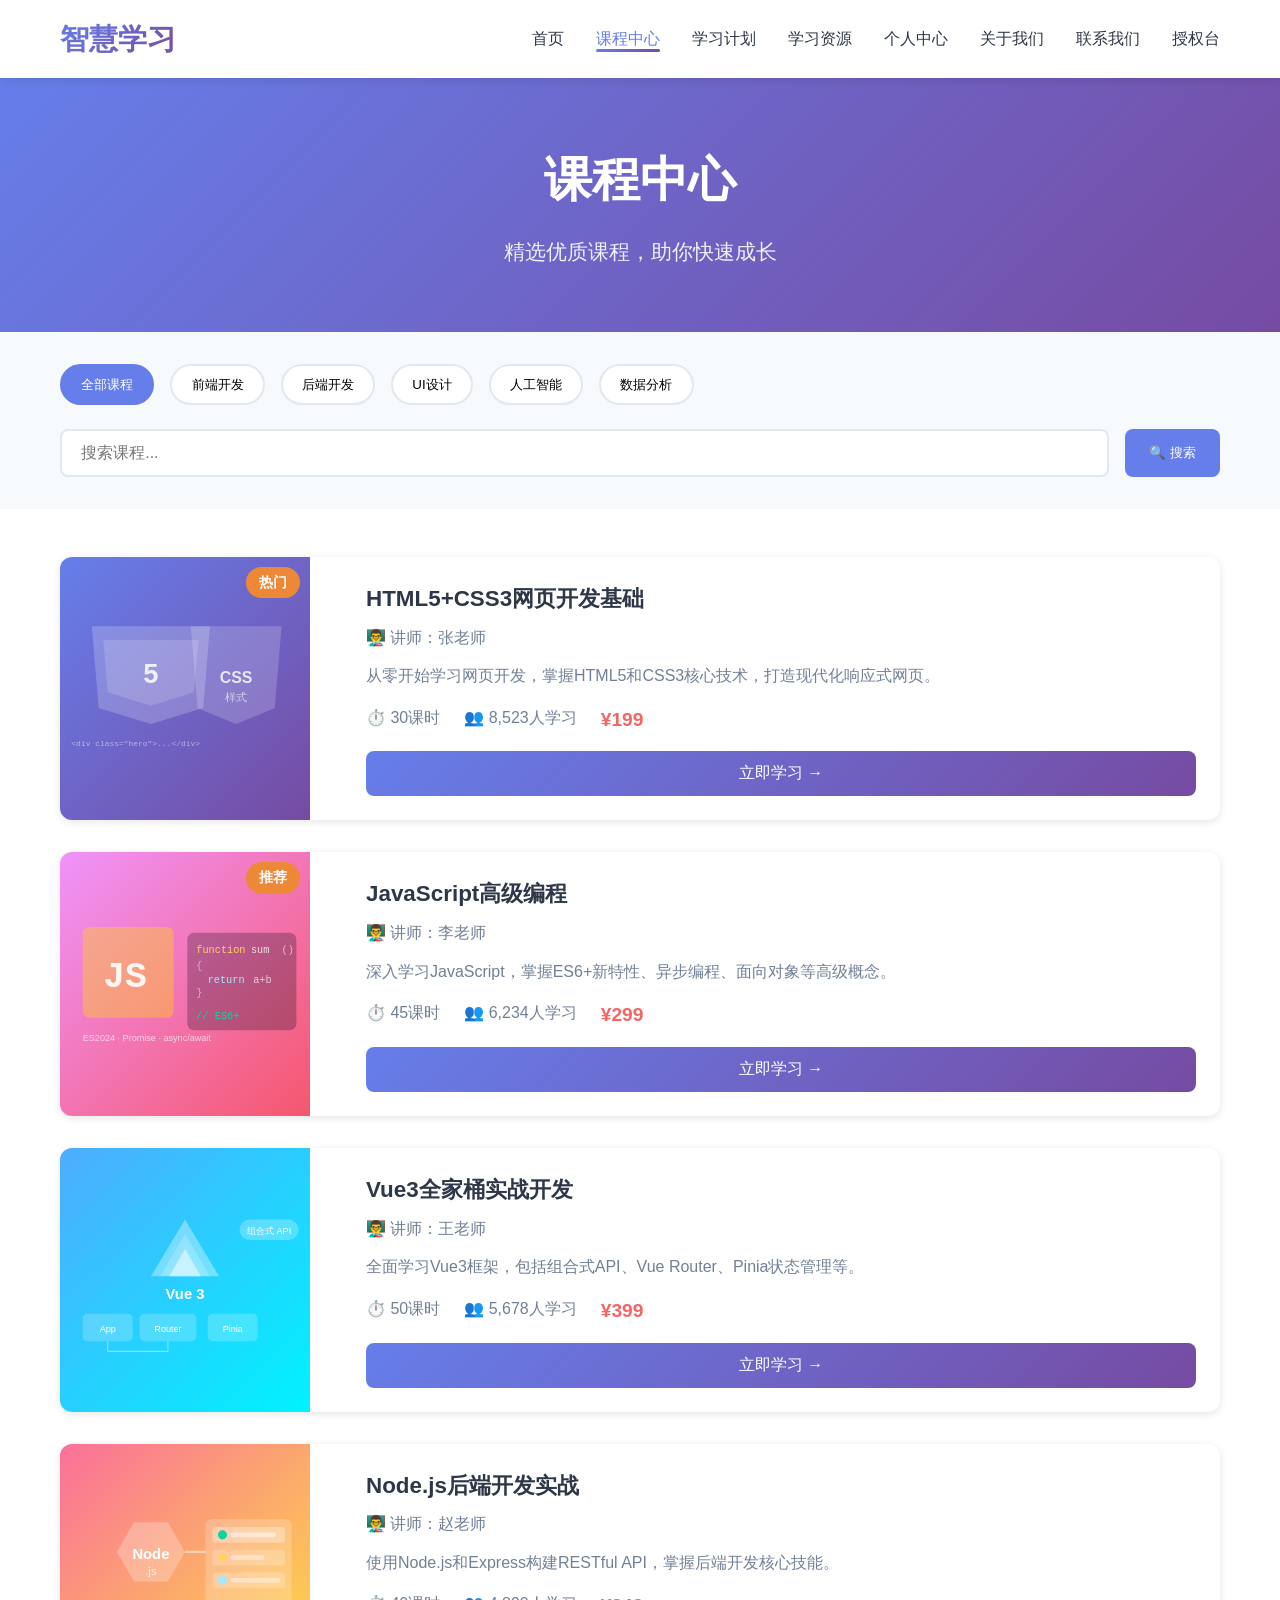
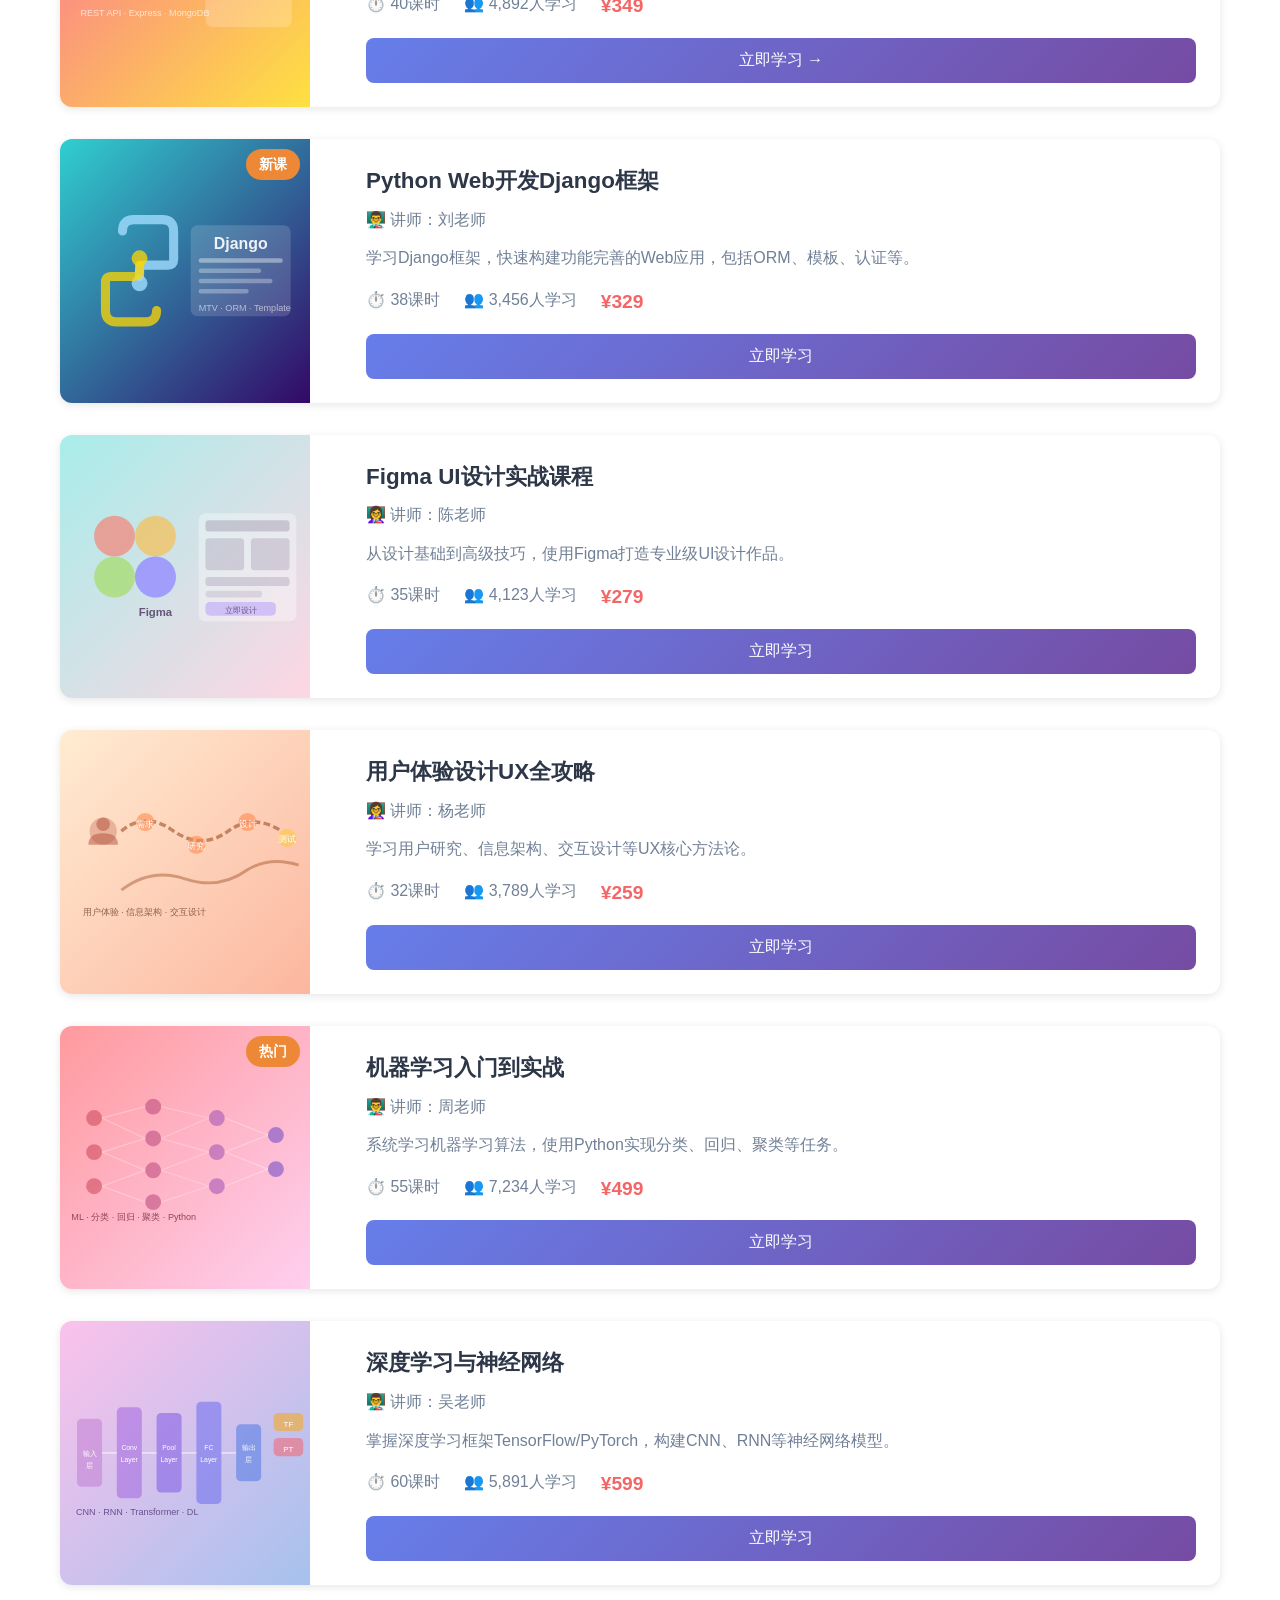
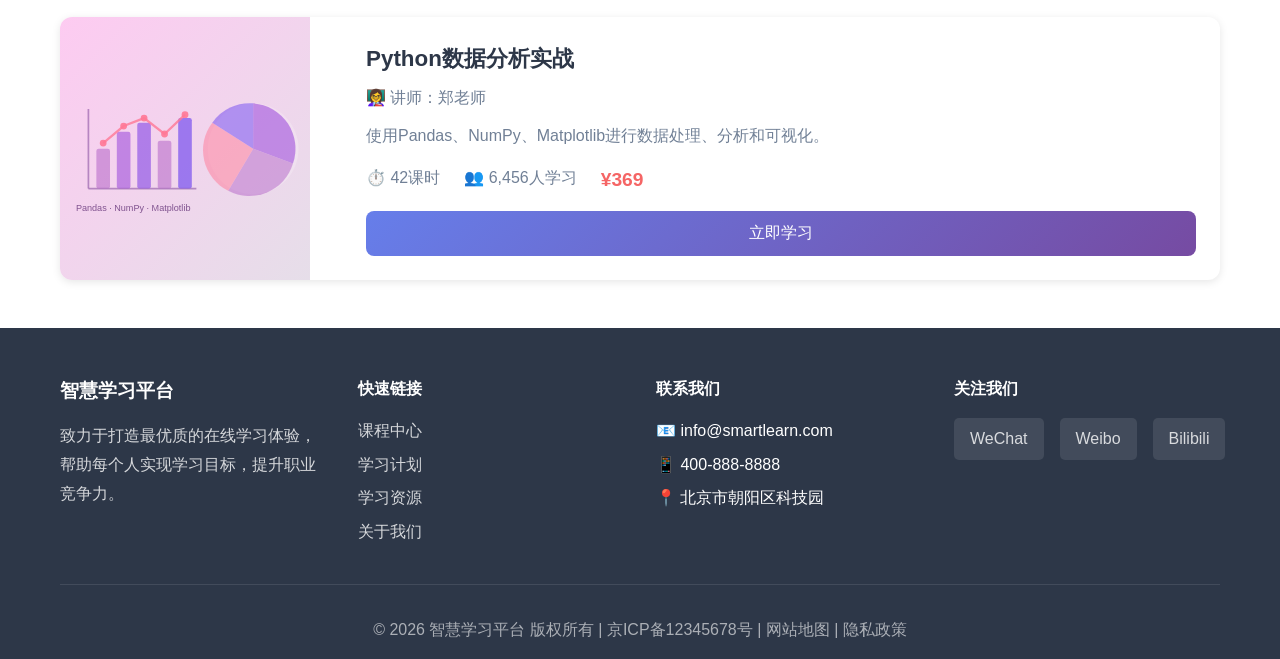
<file: courses.html>
<!DOCTYPE html>
<html lang="zh-CN">
<head>
    <meta charset="UTF-8">
    <meta name="viewport" content="width=device-width, initial-scale=1.0">
    <title>课程中心 - 智慧学习平台</title>
    <link rel="stylesheet" href="css/style.css">
</head>
<body>
    <!-- 导航栏 -->
    <nav class="navbar">
        <div class="container">
            <div class="nav-brand">
                <h1>智慧学习</h1>
            </div>
            <ul class="nav-menu" id="navMenu">
                <li><a href="index.html">首页</a></li>
                <li><a href="courses.html" class="active">课程中心</a></li>
                <li><a href="plan.html">学习计划</a></li>
                <li><a href="resources.html">学习资源</a></li>
                <li><a href="profile.html">个人中心</a></li>
                <li><a href="about.html">关于我们</a></li>
                <li><a href="contact.html">联系我们</a></li>
                <li><a href="licenses.html">授权台</a></li>
            </ul>
            <div class="nav-toggle" id="navToggle">
                <span></span>
                <span></span>
                <span></span>
            </div>
        </div>
    </nav>

    <!-- 页面标题 -->
    <section class="page-header">
        <div class="container">
            <h1>课程中心</h1>
            <p>精选优质课程，助你快速成长</p>
        </div>
    </section>

    <!-- 课程筛选 -->
    <section class="course-filter">
        <div class="container">
            <div class="filter-tabs">
                <button class="filter-btn active" data-category="all">全部课程</button>
                <button class="filter-btn" data-category="frontend">前端开发</button>
                <button class="filter-btn" data-category="backend">后端开发</button>
                <button class="filter-btn" data-category="design">UI设计</button>
                <button class="filter-btn" data-category="ai">人工智能</button>
                <button class="filter-btn" data-category="data">数据分析</button>
            </div>
            <div class="filter-search">
                <input type="text" id="searchInput" placeholder="搜索课程...">
                <button id="searchBtn">🔍 搜索</button>
            </div>
        </div>
    </section>

    <!-- 课程列表 -->
    <section class="courses-section">
        <div class="container">
            <div class="courses-list" id="coursesList">
                <div class="course-item" data-category="frontend">
                    <div class="course-thumbnail" style="background:linear-gradient(135deg,#667eea,#764ba2);position:relative;overflow:hidden">
                        <span class="course-badge">热门</span>
                        <svg width="100%" height="100%" viewBox="0 0 220 130" preserveAspectRatio="xMidYMid meet" style="position:absolute;inset:0">
                            <!-- HTML5 标志形状 -->
                            <polygon points="28,10 34,82 80,96 126,82 132,10" fill="rgba(255,255,255,.2)"/>
                            <polygon points="38,22 42,68 80,80 118,68 122,22" fill="rgba(255,255,255,.15)"/>
                            <text x="80" y="60" text-anchor="middle" font-size="24" font-weight="bold" fill="rgba(255,255,255,.85)">5</text>
                            <!-- CSS3 标지 -->
                            <polygon points="145,10 151,82 185,96 219,82 225,10" fill="rgba(255,255,255,.18)" transform="translate(-30,0)"/>
                            <text x="155" y="60" text-anchor="middle" font-size="14" font-weight="bold" fill="rgba(255,255,255,.8)">CSS</text>
                            <text x="155" y="76" text-anchor="middle" font-size="10" fill="rgba(255,255,255,.65)">样式</text>
                            <!-- 代码片段 -->
                            <text x="10" y="115" font-size="7" font-family="monospace" fill="rgba(255,255,255,.5)">&lt;div class="hero"&gt;...&lt;/div&gt;</text>
                        </svg>
                    </div>
                    <div class="course-details">
                        <h3>HTML5+CSS3网页开发基础</h3>
                        <p class="course-instructor">👨‍🏫 讲师：张老师</p>
                        <p class="course-description">从零开始学习网页开发，掌握HTML5和CSS3核心技术，打造现代化响应式网页。</p>
                        <div class="course-stats">
                            <span>⏱️ 30课时</span>
                            <span>👥 8,523人学习</span>
                            <span class="course-price">¥199</span>
                        </div>
                        <button class="btn btn-primary">立即学习 →</button>
                    </div>
                </div>

                <div class="course-item" data-category="frontend">
                    <div class="course-thumbnail" style="background:linear-gradient(135deg,#f093fb,#f5576c);position:relative;overflow:hidden">
                        <span class="course-badge">推荐</span>
                        <svg width="100%" height="100%" viewBox="0 0 220 130" preserveAspectRatio="xMidYMid meet" style="position:absolute;inset:0">
                            <!-- JS 黄色方块标志 -->
                            <rect x="20" y="15" width="80" height="80" rx="6" fill="rgba(255,220,0,.35)"/>
                            <text x="38" y="68" font-size="32" font-family="monospace" font-weight="bold" fill="rgba(255,255,255,.9)">JS</text>
                            <!-- 代码关键字 -->
                            <rect x="112" y="20" width="96" height="86" rx="6" fill="rgba(0,0,20,.25)"/>
                            <text x="120" y="38" font-size="9" font-family="monospace" fill="#ffd166">function</text>
                            <text x="168" y="38" font-size="9" font-family="monospace" fill="rgba(255,255,255,.8)">sum</text>
                            <text x="195" y="38" font-size="9" font-family="monospace" fill="rgba(255,255,255,.6)">()</text>
                            <text x="120" y="52" font-size="9" font-family="monospace" fill="rgba(255,255,255,.5)">{</text>
                            <text x="130" y="64" font-size="9" font-family="monospace" fill="#a0e9ff">return</text>
                            <text x="170" y="64" font-size="9" font-family="monospace" fill="rgba(255,255,255,.7)">a+b</text>
                            <text x="120" y="76" font-size="9" font-family="monospace" fill="rgba(255,255,255,.5)">}</text>
                            <text x="120" y="96" font-size="9" font-family="monospace" fill="#06d6a0">// ES6+</text>
                            <!-- 版本标签 -->
                            <text x="20" y="115" font-size="8" fill="rgba(255,255,255,.7)">ES2024 · Promise · async/await</text>
                        </svg>
                    </div>
                    <div class="course-details">
                        <h3>JavaScript高级编程</h3>
                        <p class="course-instructor">👨‍🏫 讲师：李老师</p>
                        <p class="course-description">深入学习JavaScript，掌握ES6+新特性、异步编程、面向对象等高级概念。</p>
                        <div class="course-stats">
                            <span>⏱️ 45课时</span>
                            <span>👥 6,234人学习</span>
                            <span class="course-price">¥299</span>
                        </div>
                        <button class="btn btn-primary">立即学习 →</button>
                    </div>
                </div>

                <div class="course-item" data-category="frontend">
                    <div class="course-thumbnail" style="background:linear-gradient(135deg,#4facfe,#00f2fe);position:relative;overflow:hidden">
                        <svg width="100%" height="100%" viewBox="0 0 220 130" preserveAspectRatio="xMidYMid meet" style="position:absolute;inset:0">
                            <!-- Vue logo 菱形 -->
                            <polygon points="110,12 140,62 80,62" fill="rgba(255,255,255,.35)"/>
                            <polygon points="110,25 132,62 88,62" fill="rgba(255,255,255,.2)"/>
                            <polygon points="110,38 124,62 96,62" fill="rgba(255,255,255,.5)"/>
                            <text x="110" y="82" text-anchor="middle" font-size="13" font-weight="bold" fill="white">Vue 3</text>
                            <!-- 组件树 -->
                            <rect x="20" y="95" width="44" height="24" rx="4" fill="rgba(255,255,255,.2)"/>
                            <text x="42" y="111" text-anchor="middle" font-size="8" fill="white">App</text>
                            <!-- 连接线 -->
                            <line x1="42" y1="119" x2="42" y2="128" stroke="rgba(255,255,255,.4)" stroke-width="1"/>
                            <line x1="42" y1="128" x2="95" y2="128" stroke="rgba(255,255,255,.4)" stroke-width="1"/>
                            <line x1="95" y1="128" x2="95" y2="119" stroke="rgba(255,255,255,.4)" stroke-width="1"/>
                            <rect x="70" y="95" width="50" height="24" rx="4" fill="rgba(255,255,255,.2)"/>
                            <text x="95" y="111" text-anchor="middle" font-size="8" fill="white">Router</text>
                            <rect x="130" y="95" width="44" height="24" rx="4" fill="rgba(255,255,255,.2)"/>
                            <text x="152" y="111" text-anchor="middle" font-size="8" fill="white">Pinia</text>
                            <!-- 标签 -->
                            <rect x="158" y="12" width="52" height="18" rx="9" fill="rgba(255,255,255,.25)"/>
                            <text x="184" y="25" text-anchor="middle" font-size="8" fill="white">组合式 API</text>
                        </svg>
                    </div>
                    <div class="course-details">
                        <h3>Vue3全家桶实战开发</h3>
                        <p class="course-instructor">👨‍🏫 讲师：王老师</p>
                        <p class="course-description">全面学习Vue3框架，包括组合式API、Vue Router、Pinia状态管理等。</p>
                        <div class="course-stats">
                            <span>⏱️ 50课时</span>
                            <span>👥 5,678人学习</span>
                            <span class="course-price">¥399</span>
                        </div>
                        <button class="btn btn-primary">立即学习 →</button>
                    </div>
                </div>

                <div class="course-item" data-category="backend">
                    <div class="course-thumbnail" style="background:linear-gradient(135deg,#fa709a,#fee140);position:relative;overflow:hidden">
                        <svg width="100%" height="100%" viewBox="0 0 220 130" preserveAspectRatio="xMidYMid meet" style="position:absolute;inset:0">
                            <!-- Node.js 绿色六边形标志 -->
                            <polygon points="65,18 95,18 110,44 95,70 65,70 50,44" fill="rgba(255,255,255,.25)"/>
                            <text x="80" y="50" text-anchor="middle" font-size="13" font-weight="bold" fill="white">Node</text>
                            <text x="80" y="64" text-anchor="middle" font-size="10" fill="rgba(255,255,255,.8)">.js</text>
                            <!-- 服务器图标 -->
                            <rect x="128" y="15" width="76" height="95" rx="6" fill="rgba(255,255,255,.2)"/>
                            <rect x="134" y="22" width="64" height="14" rx="3" fill="rgba(255,255,255,.3)"/>
                            <circle cx="143" cy="29" r="4" fill="#06d6a0"/>
                            <rect x="150" y="27" width="40" height="4" rx="2" fill="rgba(255,255,255,.5)"/>
                            <rect x="134" y="42" width="64" height="14" rx="3" fill="rgba(255,255,255,.2)"/>
                            <circle cx="143" cy="49" r="4" fill="#ffd166"/>
                            <rect x="150" y="47" width="30" height="4" rx="2" fill="rgba(255,255,255,.4)"/>
                            <rect x="134" y="62" width="64" height="14" rx="3" fill="rgba(255,255,255,.2)"/>
                            <circle cx="143" cy="69" r="4" fill="#a0e9ff"/>
                            <rect x="150" y="67" width="44" height="4" rx="2" fill="rgba(255,255,255,.4)"/>
                            <!-- API 箭头 -->
                            <path d="M110 44 L128 44" stroke="rgba(255,255,255,.5)" stroke-width="2" marker-end="url(#arr)"/>
                            <text x="18" y="100" font-size="8" fill="rgba(255,255,255,.7)">REST API · Express · MongoDB</text>
                        </svg>
                    </div>
                    <div class="course-details">
                        <h3>Node.js后端开发实战</h3>
                        <p class="course-instructor">👨‍🏫 讲师：赵老师</p>
                        <p class="course-description">使用Node.js和Express构建RESTful API，掌握后端开发核心技能。</p>
                        <div class="course-stats">
                            <span>⏱️ 40课时</span>
                            <span>👥 4,892人学习</span>
                            <span class="course-price">¥349</span>
                        </div>
                        <button class="btn btn-primary">立即学习 →</button>
                    </div>
                </div>

                <div class="course-item" data-category="backend">
                    <div class="course-thumbnail" style="background:linear-gradient(135deg,#30cfd0,#330867);position:relative;overflow:hidden">
                        <span class="course-badge">新课</span>
                        <svg width="100%" height="100%" viewBox="0 0 220 130" preserveAspectRatio="xMidYMid meet" style="position:absolute;inset:0">
                            <!-- Python 蛇形图标 -->
                            <!-- 蓝色蛇 -->
                            <path d="M55,30 Q55,20 65,20 L90,20 Q100,20 100,30 L100,55 Q100,60 95,60 L75,60 Q70,60 70,65 L70,70" fill="none" stroke="rgba(160,220,255,.8)" stroke-width="8" stroke-linecap="round"/>
                            <circle cx="70" cy="76" r="7" fill="rgba(160,220,255,.8)"/>
                            <!-- 黄色蛇 -->
                            <path d="M85,100 Q85,110 75,110 L50,110 Q40,110 40,100 L40,75 Q40,70 45,70 L65,70 Q70,70 70,65 L70,60" fill="none" stroke="rgba(255,215,0,.75)" stroke-width="8" stroke-linecap="round"/>
                            <circle cx="70" cy="54" r="7" fill="rgba(255,215,0,.75)"/>
                            <!-- Django 标签 -->
                            <rect x="115" y="25" width="88" height="80" rx="6" fill="rgba(255,255,255,.15)"/>
                            <text x="159" y="46" text-anchor="middle" font-size="14" font-weight="bold" fill="rgba(255,255,255,.9)">Django</text>
                            <rect x="122" y="54" width="74" height="4" rx="2" fill="rgba(255,255,255,.4)"/>
                            <rect x="122" y="63" width="55" height="4" rx="2" fill="rgba(255,255,255,.3)"/>
                            <rect x="122" y="72" width="65" height="4" rx="2" fill="rgba(255,255,255,.3)"/>
                            <rect x="122" y="81" width="44" height="4" rx="2" fill="rgba(255,255,255,.3)"/>
                            <text x="122" y="100" font-size="8" fill="rgba(255,255,255,.6)">MTV · ORM · Template</text>
                        </svg>
                    </div>
                    <div class="course-details">
                        <h3>Python Web开发Django框架</h3>
                        <p class="course-instructor">👨‍🏫 讲师：刘老师</p>
                        <p class="course-description">学习Django框架，快速构建功能完善的Web应用，包括ORM、模板、认证等。</p>
                        <div class="course-stats">
                            <span>⏱️ 38课时</span>
                            <span>👥 3,456人学习</span>
                            <span class="course-price">¥329</span>
                        </div>
                        <button class="btn btn-primary">立即学习</button>
                    </div>
                </div>

                <div class="course-item" data-category="design">
                    <div class="course-thumbnail" style="background:linear-gradient(135deg,#a8edea,#fed6e3);position:relative;overflow:hidden">
                        <svg width="100%" height="100%" viewBox="0 0 220 130" preserveAspectRatio="xMidYMid meet" style="position:absolute;inset:0">
                            <!-- Figma 四色方块标志 -->
                            <rect x="30" y="20" width="36" height="36" rx="18" fill="rgba(255,116,101,.6)"/>
                            <rect x="66" y="20" width="36" height="36" rx="18" fill="rgba(255,186,58,.6)"/>
                            <rect x="30" y="56" width="36" height="36" rx="18" fill="rgba(160,220,80,.6)"/>
                            <rect x="66" y="56" width="36" height="36" rx="18" fill="rgba(80,180,255,.6)"/>
                            <circle cx="84" cy="74" r="18" fill="rgba(180,130,255,.6)"/>
                            <!-- Figma 文字 -->
                            <text x="84" y="108" text-anchor="middle" font-size="10" font-weight="bold" fill="rgba(80,60,100,.85)">Figma</text>
                            <!-- 界面线框图 -->
                            <rect x="122" y="18" width="86" height="95" rx="6" fill="rgba(255,255,255,.35)"/>
                            <rect x="128" y="24" width="74" height="10" rx="3" fill="rgba(100,80,120,.25)"/>
                            <rect x="128" y="40" width="34" height="28" rx="3" fill="rgba(100,80,120,.2)"/>
                            <rect x="168" y="40" width="34" height="28" rx="3" fill="rgba(100,80,120,.2)"/>
                            <rect x="128" y="74" width="74" height="8" rx="3" fill="rgba(100,80,120,.2)"/>
                            <rect x="128" y="86" width="50" height="6" rx="3" fill="rgba(100,80,120,.15)"/>
                            <rect x="128" y="96" width="62" height="12" rx="4" fill="rgba(160,130,255,.4)"/>
                            <text x="159" y="106" text-anchor="middle" font-size="7" fill="rgba(80,60,100,.8)">立即设计</text>
                        </svg>
                    </div>
                    <div class="course-details">
                        <h3>Figma UI设计实战课程</h3>
                        <p class="course-instructor">👩‍🏫 讲师：陈老师</p>
                        <p class="course-description">从设计基础到高级技巧，使用Figma打造专业级UI设计作品。</p>
                        <div class="course-stats">
                            <span>⏱️ 35课时</span>
                            <span>👥 4,123人学习</span>
                            <span class="course-price">¥279</span>
                        </div>
                        <button class="btn btn-primary">立即学习</button>
                    </div>
                </div>

                <div class="course-item" data-category="design">
                    <div class="course-thumbnail" style="background:linear-gradient(135deg,#ffecd2,#fcb69f);position:relative;overflow:hidden">
                        <svg width="100%" height="100%" viewBox="0 0 220 130" preserveAspectRatio="xMidYMid meet" style="position:absolute;inset:0">
                            <!-- 用户旅程地图 -->
                            <!-- 用户图标 -->
                            <circle cx="38" cy="38" r="12" fill="rgba(180,80,60,.3)"/>
                            <circle cx="38" cy="32" r="6" fill="rgba(180,80,60,.5)"/>
                            <path d="M25 50 Q25 40 38 40 Q51 40 51 50Z" fill="rgba(180,80,60,.5)"/>
                            <!-- 旅程路径 -->
                            <path d="M54 38 Q75 20 100 38 Q125 55 148 38 Q170 22 195 38" fill="none" stroke="rgba(160,80,40,.6)" stroke-width="3" stroke-dasharray="6,3"/>
                            <!-- 旅程节点 -->
                            <circle cx="75" cy="30" r="8" fill="rgba(255,140,80,.6)"/>
                            <text x="75" y="34" text-anchor="middle" font-size="8" fill="white">需求</text>
                            <circle cx="120" cy="50" r="8" fill="rgba(255,140,80,.6)"/>
                            <text x="120" y="54" text-anchor="middle" font-size="8" fill="white">研究</text>
                            <circle cx="165" cy="30" r="8" fill="rgba(255,140,80,.6)"/>
                            <text x="165" y="34" text-anchor="middle" font-size="8" fill="white">设计</text>
                            <circle cx="200" cy="44" r="8" fill="rgba(255,200,80,.7)"/>
                            <text x="200" y="48" text-anchor="middle" font-size="8" fill="white">测试</text>
                            <!-- 情绪曲线 -->
                            <path d="M54 90 Q80 70 110 80 Q140 90 165 72 Q185 60 210 68" fill="none" stroke="rgba(160,80,40,.45)" stroke-width="2.5"/>
                            <text x="20" y="112" font-size="8" fill="rgba(100,50,30,.7)">用户体验 · 信息架构 · 交互设计</text>
                        </svg>
                    </div>
                    <div class="course-details">
                        <h3>用户体验设计UX全攻略</h3>
                        <p class="course-instructor">👩‍🏫 讲师：杨老师</p>
                        <p class="course-description">学习用户研究、信息架构、交互设计等UX核心方法论。</p>
                        <div class="course-stats">
                            <span>⏱️ 32课时</span>
                            <span>👥 3,789人学习</span>
                            <span class="course-price">¥259</span>
                        </div>
                        <button class="btn btn-primary">立即学习</button>
                    </div>
                </div>

                <div class="course-item" data-category="ai">
                    <div class="course-thumbnail" style="background:linear-gradient(135deg,#ff9a9e,#fecfef);position:relative;overflow:hidden">
                        <span class="course-badge">热门</span>
                        <svg width="100%" height="100%" viewBox="0 0 220 130" preserveAspectRatio="xMidYMid meet" style="position:absolute;inset:0">
                            <!-- 神经网络 -->
                            <!-- 输入层 -->
                            <circle cx="30" cy="30" r="7" fill="rgba(200,60,80,.5)"/>
                            <circle cx="30" cy="60" r="7" fill="rgba(200,60,80,.5)"/>
                            <circle cx="30" cy="90" r="7" fill="rgba(200,60,80,.5)"/>
                            <!-- 隐藏层1 -->
                            <circle cx="82" cy="20" r="7" fill="rgba(180,60,120,.5)"/>
                            <circle cx="82" cy="48" r="7" fill="rgba(180,60,120,.5)"/>
                            <circle cx="82" cy="76" r="7" fill="rgba(180,60,120,.5)"/>
                            <circle cx="82" cy="104" r="7" fill="rgba(180,60,120,.5)"/>
                            <!-- 隐藏层2 -->
                            <circle cx="138" cy="30" r="7" fill="rgba(160,80,180,.55)"/>
                            <circle cx="138" cy="60" r="7" fill="rgba(160,80,180,.55)"/>
                            <circle cx="138" cy="90" r="7" fill="rgba(160,80,180,.55)"/>
                            <!-- 输出层 -->
                            <circle cx="190" cy="45" r="7" fill="rgba(120,80,200,.6)"/>
                            <circle cx="190" cy="75" r="7" fill="rgba(120,80,200,.6)"/>
                            <!-- 连接线 (输入→隐藏1) -->
                            <line x1="37" y1="30" x2="75" y2="20" stroke="rgba(255,255,255,.3)" stroke-width="1"/>
                            <line x1="37" y1="30" x2="75" y2="48" stroke="rgba(255,255,255,.3)" stroke-width="1"/>
                            <line x1="37" y1="60" x2="75" y2="48" stroke="rgba(255,255,255,.3)" stroke-width="1"/>
                            <line x1="37" y1="60" x2="75" y2="76" stroke="rgba(255,255,255,.3)" stroke-width="1"/>
                            <line x1="37" y1="90" x2="75" y2="76" stroke="rgba(255,255,255,.3)" stroke-width="1"/>
                            <line x1="37" y1="90" x2="75" y2="104" stroke="rgba(255,255,255,.3)" stroke-width="1"/>
                            <!-- 连接线 (隐藏1→隐藏2) -->
                            <line x1="89" y1="20" x2="131" y2="30" stroke="rgba(255,255,255,.25)" stroke-width="1"/>
                            <line x1="89" y1="48" x2="131" y2="30" stroke="rgba(255,255,255,.25)" stroke-width="1"/>
                            <line x1="89" y1="48" x2="131" y2="60" stroke="rgba(255,255,255,.25)" stroke-width="1"/>
                            <line x1="89" y1="76" x2="131" y2="60" stroke="rgba(255,255,255,.25)" stroke-width="1"/>
                            <line x1="89" y1="76" x2="131" y2="90" stroke="rgba(255,255,255,.25)" stroke-width="1"/>
                            <line x1="89" y1="104" x2="131" y2="90" stroke="rgba(255,255,255,.25)" stroke-width="1"/>
                            <!-- 连接线 (隐藏2→输出) -->
                            <line x1="145" y1="30" x2="183" y2="45" stroke="rgba(255,255,255,.3)" stroke-width="1"/>
                            <line x1="145" y1="60" x2="183" y2="45" stroke="rgba(255,255,255,.3)" stroke-width="1"/>
                            <line x1="145" y1="60" x2="183" y2="75" stroke="rgba(255,255,255,.3)" stroke-width="1"/>
                            <line x1="145" y1="90" x2="183" y2="75" stroke="rgba(255,255,255,.3)" stroke-width="1"/>
                            <!-- 标签 -->
                            <text x="10" y="120" font-size="8" fill="rgba(120,40,60,.8)">ML · 分类 · 回归 · 聚类 · Python</text>
                        </svg>
                    </div>
                    <div class="course-details">
                        <h3>机器学习入门到实战</h3>
                        <p class="course-instructor">👨‍🏫 讲师：周老师</p>
                        <p class="course-description">系统学习机器学习算法，使用Python实现分类、回归、聚类等任务。</p>
                        <div class="course-stats">
                            <span>⏱️ 55课时</span>
                            <span>👥 7,234人学习</span>
                            <span class="course-price">¥499</span>
                        </div>
                        <button class="btn btn-primary">立即学习</button>
                    </div>
                </div>

                <div class="course-item" data-category="ai">
                    <div class="course-thumbnail" style="background:linear-gradient(135deg,#fbc2eb,#a6c1ee);position:relative;overflow:hidden">
                        <svg width="100%" height="100%" viewBox="0 0 220 130" preserveAspectRatio="xMidYMid meet" style="position:absolute;inset:0">
                            <!-- 深度学习层次图 -->
                            <!-- 输入层 -->
                            <rect x="15" y="35" width="22" height="60" rx="4" fill="rgba(180,100,200,.4)"/>
                            <text x="26" y="68" text-anchor="middle" font-size="6" fill="white">输入</text>
                            <text x="26" y="78" text-anchor="middle" font-size="6" fill="white">层</text>
                            <!-- 卷积层 -->
                            <rect x="50" y="25" width="22" height="80" rx="4" fill="rgba(150,80,220,.45)"/>
                            <text x="61" y="63" text-anchor="middle" font-size="6" fill="white">Conv</text>
                            <text x="61" y="73" text-anchor="middle" font-size="6" fill="white">Layer</text>
                            <!-- 池化层 -->
                            <rect x="85" y="30" width="22" height="70" rx="4" fill="rgba(120,80,230,.5)"/>
                            <text x="96" y="63" text-anchor="middle" font-size="6" fill="white">Pool</text>
                            <text x="96" y="73" text-anchor="middle" font-size="6" fill="white">Layer</text>
                            <!-- 全连接层 -->
                            <rect x="120" y="20" width="22" height="90" rx="4" fill="rgba(100,100,240,.5)"/>
                            <text x="131" y="63" text-anchor="middle" font-size="6" fill="white">FC</text>
                            <text x="131" y="73" text-anchor="middle" font-size="6" fill="white">Layer</text>
                            <!-- 输出层 -->
                            <rect x="155" y="40" width="22" height="50" rx="4" fill="rgba(80,120,230,.55)"/>
                            <text x="166" y="63" text-anchor="middle" font-size="6" fill="white">输出</text>
                            <text x="166" y="73" text-anchor="middle" font-size="6" fill="white">层</text>
                            <!-- 连接箭头 -->
                            <line x1="37" y1="65" x2="50" y2="65" stroke="rgba(255,255,255,.5)" stroke-width="1.5"/>
                            <line x1="72" y1="65" x2="85" y2="65" stroke="rgba(255,255,255,.5)" stroke-width="1.5"/>
                            <line x1="107" y1="65" x2="120" y2="65" stroke="rgba(255,255,255,.5)" stroke-width="1.5"/>
                            <line x1="142" y1="65" x2="155" y2="65" stroke="rgba(255,255,255,.5)" stroke-width="1.5"/>
                            <!-- TensorFlow / PyTorch 标 -->
                            <rect x="188" y="30" width="26" height="16" rx="4" fill="rgba(255,165,0,.5)"/>
                            <text x="201" y="42" text-anchor="middle" font-size="7" fill="white">TF</text>
                            <rect x="188" y="52" width="26" height="16" rx="4" fill="rgba(255,80,80,.45)"/>
                            <text x="201" y="64" text-anchor="middle" font-size="7" fill="white">PT</text>
                            <!-- 标签 -->
                            <text x="14" y="120" font-size="8" fill="rgba(80,50,120,.8)">CNN · RNN · Transformer · DL</text>
                        </svg>
                    </div>
                    <div class="course-details">
                        <h3>深度学习与神经网络</h3>
                        <p class="course-instructor">👨‍🏫 讲师：吴老师</p>
                        <p class="course-description">掌握深度学习框架TensorFlow/PyTorch，构建CNN、RNN等神经网络模型。</p>
                        <div class="course-stats">
                            <span>⏱️ 60课时</span>
                            <span>👥 5,891人学习</span>
                            <span class="course-price">¥599</span>
                        </div>
                        <button class="btn btn-primary">立即学习</button>
                    </div>
                </div>

                <div class="course-item" data-category="data">
                    <div class="course-thumbnail" style="background:linear-gradient(135deg,#fdcbf1,#e6dee9);position:relative;overflow:hidden">
                        <svg width="100%" height="100%" viewBox="0 0 220 130" preserveAspectRatio="xMidYMid meet" style="position:absolute;inset:0">
                            <!-- 数据可视化：折线图 + 柱状图 + 饼图 -->
                            <!-- 坐标轴 -->
                            <line x1="25" y1="100" x2="120" y2="100" stroke="rgba(120,60,150,.5)" stroke-width="1.5"/>
                            <line x1="25" y1="30" x2="25" y2="100" stroke="rgba(120,60,150,.5)" stroke-width="1.5"/>
                            <!-- 柱状图 -->
                            <rect x="32" y="65" width="12" height="35" rx="2" fill="rgba(180,100,200,.55)"/>
                            <rect x="50" y="50" width="12" height="50" rx="2" fill="rgba(160,80,220,.6)"/>
                            <rect x="68" y="42" width="12" height="58" rx="2" fill="rgba(140,80,230,.65)"/>
                            <rect x="86" y="58" width="12" height="42" rx="2" fill="rgba(180,100,200,.55)"/>
                            <rect x="104" y="38" width="12" height="62" rx="2" fill="rgba(120,80,240,.7)"/>
                            <!-- 折线图 -->
                            <polyline points="38,60 56,45 74,38 92,52 110,35" fill="none" stroke="rgba(255,120,150,.8)" stroke-width="2"/>
                            <circle cx="38" cy="60" r="3" fill="rgba(255,120,150,.9)"/>
                            <circle cx="56" cy="45" r="3" fill="rgba(255,120,150,.9)"/>
                            <circle cx="74" cy="38" r="3" fill="rgba(255,120,150,.9)"/>
                            <circle cx="92" cy="52" r="3" fill="rgba(255,120,150,.9)"/>
                            <circle cx="110" cy="35" r="3" fill="rgba(255,120,150,.9)"/>
                            <!-- 饼图 -->
                            <circle cx="170" cy="65" r="40" fill="rgba(255,255,255,.2)"/>
                            <!-- 扇形分割 (近似) -->
                            <path d="M170,65 L170,25 A40,40 0 0,1 205,78 Z" fill="rgba(160,80,220,.6)"/>
                            <path d="M170,65 L205,78 A40,40 0 0,1 148,102 Z" fill="rgba(180,100,200,.5)"/>
                            <path d="M170,65 L148,102 A40,40 0 0,1 134,42 Z" fill="rgba(255,120,150,.5)"/>
                            <path d="M170,65 L134,42 A40,40 0 0,1 170,25 Z" fill="rgba(120,80,240,.55)"/>
                            <!-- 标签 -->
                            <text x="14" y="120" font-size="8" fill="rgba(100,50,120,.8)">Pandas · NumPy · Matplotlib</text>
                        </svg>
                    </div>
                    <div class="course-details">
                        <h3>Python数据分析实战</h3>
                        <p class="course-instructor">👩‍🏫 讲师：郑老师</p>
                        <p class="course-description">使用Pandas、NumPy、Matplotlib进行数据处理、分析和可视化。</p>
                        <div class="course-stats">
                            <span>⏱️ 42课时</span>
                            <span>👥 6,456人学习</span>
                            <span class="course-price">¥369</span>
                        </div>
                        <button class="btn btn-primary">立即学习</button>
                    </div>
                </div>
            </div>
        </div>
    </section>

    <!-- 页脚 -->
    <footer class="footer">
        <div class="container">
            <div class="footer-content">
                <div class="footer-section">
                    <h3>智慧学习平台</h3>
                    <p>致力于打造最优质的在线学习体验，帮助每个人实现学习目标，提升职业竞争力。</p>
                </div>
                <div class="footer-section">
                    <h4>快速链接</h4>
                    <ul>
                        <li><a href="courses.html">课程中心</a></li>
                        <li><a href="plan.html">学习计划</a></li>
                        <li><a href="resources.html">学习资源</a></li>
                        <li><a href="about.html">关于我们</a></li>
                    </ul>
                </div>
                <div class="footer-section">
                    <h4>联系我们</h4>
                    <ul>
                        <li>📧 info@smartlearn.com</li>
                        <li>📱 400-888-8888</li>
                        <li>📍 北京市朝阳区科技园</li>
                    </ul>
                </div>
                <div class="footer-section">
                    <h4>关注我们</h4>
                    <div class="social-links">
                        <a href="#" title="微信">WeChat</a>
                        <a href="#" title="微博">Weibo</a>
                        <a href="#" title="B站">Bilibili</a>
                    </div>
                </div>
            </div>
            <div class="footer-bottom">
                <p>&copy; 2026 智慧学习平台 版权所有 | 京ICP备12345678号 | 网站地图 | 隐私政策</p>
            </div>
        </div>
    </footer>

    <script src="js/script.js"></script>
</body>
</html>
</file>
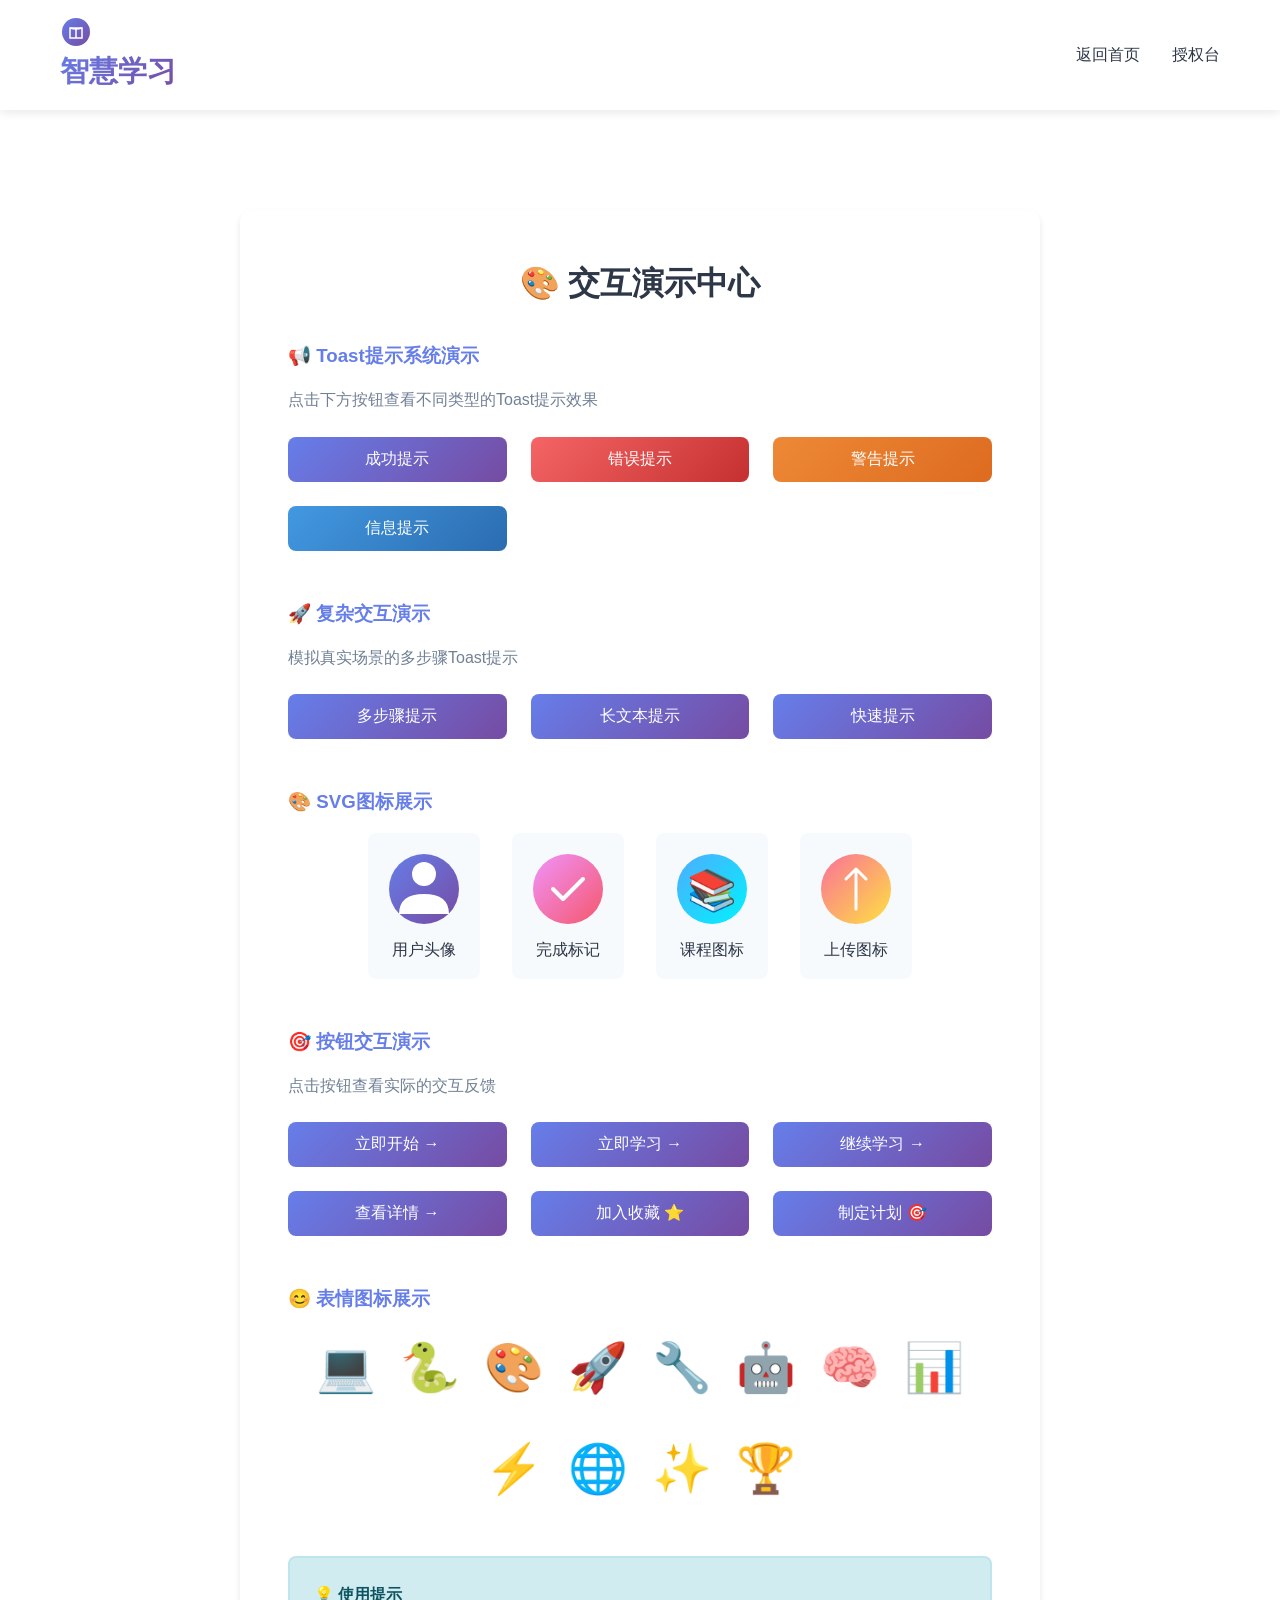
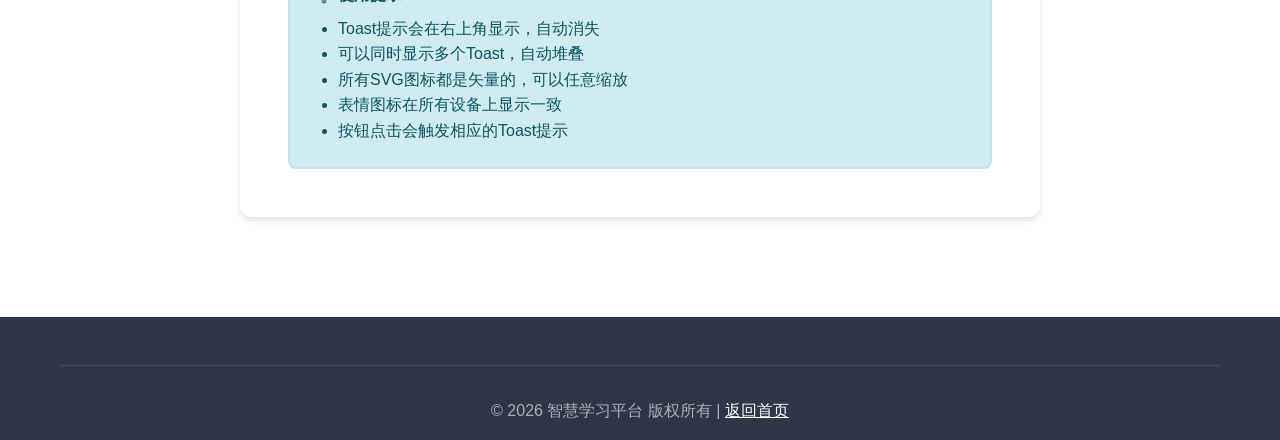
<file: demo.html>
﻿<!DOCTYPE html>
<html lang="zh-CN">
<head>
    <meta charset="UTF-8">
    <meta name="viewport" content="width=device-width, initial-scale=1.0">
    <title>Toast演示 - 智慧学习平台</title>
    <link rel="stylesheet" href="css/style.css">
    <style>
        .demo-container {
            max-width: 800px;
            margin: 100px auto;
            padding: 3rem;
            background: white;
            border-radius: 12px;
            box-shadow: 0 4px 6px rgba(0, 0, 0, 0.1);
        }
        
        .demo-title {
            text-align: center;
            margin-bottom: 2rem;
            color: #2d3748;
        }
        
        .demo-grid {
            display: grid;
            grid-template-columns: repeat(auto-fit, minmax(200px, 1fr));
            gap: 1.5rem;
            margin-bottom: 2rem;
        }
        
        .demo-section {
            margin-bottom: 3rem;
        }
        
        .demo-section h3 {
            margin-bottom: 1rem;
            color: #667eea;
        }
        
        .icon-showcase {
            display: flex;
            gap: 2rem;
            flex-wrap: wrap;
            align-items: center;
            justify-content: center;
        }
        
        .icon-item {
            text-align: center;
            padding: 1rem;
            background: #f7fafc;
            border-radius: 8px;
        }
        
        .icon-item svg {
            display: block;
            margin: 0 auto 0.5rem;
        }
    </style>
</head>
<body>
    <!-- 导航栏 -->
    <nav class="navbar">
        <div class="container">
            <div class="nav-brand">
                <svg width="32" height="32" viewBox="0 0 32 32" style="vertical-align: middle; margin-right: 8px;">
                    <circle cx="16" cy="16" r="14" fill="url(#gradient1)"/>
                    <<!-- 涔︽湰鍥炬爣 -->`n                    <path d="M10 12 L10 22 L22 22 L22 12 Z" fill="none" stroke="white" stroke-width="1.5"/>`n                    <path d="M16 12 L16 22" stroke="white" stroke-width="1.5"/>`n                    <path d="M10 12 Q16 14 22 12" fill="none" stroke="white" stroke-width="1.5"/>`n                    <defs>
                        <linearGradient id="gradient1" x1="0%" y1="0%" x2="100%" y2="100%">
                            <stop offset="0%" style="stop-color:#667eea"/>
                            <stop offset="100%" style="stop-color:#764ba2"/>
                        </linearGradient>
                    </defs>
                </svg>
                <h1>智慧学习</h1>
            </div>
            <ul class="nav-menu" id="navMenu">
                <li><a href="index.html">返回首页</a></li>
                <li><a href="licenses.html">授权台</a></li>
            </ul>
        </div>
    </nav>

    <div class="demo-container">
        <h1 class="demo-title">🎨 交互演示中心</h1>
        
        <!-- Toast演示 -->
        <div class="demo-section">
            <h3>📢 Toast提示系统演示</h3>
            <p style="color: #718096; margin-bottom: 1.5rem;">点击下方按钮查看不同类型的Toast提示效果</p>
            <div class="demo-grid">
                <button class="btn btn-primary" onclick="showToast('✅ 操作成功！数据已保存', 'success', 3000)">
                    成功提示
                </button>
                <button class="btn btn-primary" style="background: linear-gradient(135deg, #f56565, #c53030);" onclick="showToast('❌ 操作失败，请检查网络连接后重试', 'error', 4000)">
                    错误提示
                </button>
                <button class="btn btn-primary" style="background: linear-gradient(135deg, #ed8936, #dd6b20);" onclick="showToast('⚠️ 请先完成上一步操作', 'warning', 3000)">
                    警告提示
                </button>
                <button class="btn btn-primary" style="background: linear-gradient(135deg, #4299e1, #2b6cb0);" onclick="showToast('ℹ️ 正在加载数据，请稍候...', 'info', 2000)">
                    信息提示
                </button>
            </div>
        </div>

        <!-- 复杂Toast演示 -->
        <div class="demo-section">
            <h3>🚀 复杂交互演示</h3>
            <p style="color: #718096; margin-bottom: 1.5rem;">模拟真实场景的多步骤Toast提示</p>
            <div class="demo-grid">
                <button class="btn btn-primary" onclick="demoMultipleToasts()">
                    多步骤提示
                </button>
                <button class="btn btn-primary" onclick="demoLongMessage()">
                    长文本提示
                </button>
                <button class="btn btn-primary" onclick="demoQuickToasts()">
                    快速提示
                </button>
            </div>
        </div>

        <!-- SVG图标展示 -->
        <div class="demo-section">
            <h3>🎨 SVG图标展示</h3>
            <div class="icon-showcase">
                <div class="icon-item">
                    <svg width="80" height="80" viewBox="0 0 80 80">
                        <defs>
                            <linearGradient id="grad1" x1="0%" y1="0%" x2="100%" y2="100%">
                                <stop offset="0%" style="stop-color:#667eea"/>
                                <stop offset="100%" style="stop-color:#764ba2"/>
                            </linearGradient>
                        </defs>
                        <circle cx="40" cy="40" r="35" fill="url(#grad1)"/>
                        <circle cx="40" cy="25" r="12" fill="white"/>
                        <path d="M 15 65 Q 15 45 40 45 Q 65 45 65 65" fill="white"/>
                    </svg>
                    <p>用户头像</p>
                </div>

                <div class="icon-item">
                    <svg width="80" height="80" viewBox="0 0 80 80">
                        <defs>
                            <linearGradient id="grad2" x1="0%" y1="0%" x2="100%" y2="100%">
                                <stop offset="0%" style="stop-color:#f093fb"/>
                                <stop offset="100%" style="stop-color:#f5576c"/>
                            </linearGradient>
                        </defs>
                        <circle cx="40" cy="40" r="35" fill="url(#grad2)"/>
                        <path d="M25 40 L35 50 L55 30" stroke="white" stroke-width="4" fill="none" stroke-linecap="round" stroke-linejoin="round"/>
                    </svg>
                    <p>完成标记</p>
                </div>

                <div class="icon-item">
                    <svg width="80" height="80" viewBox="0 0 80 80">
                        <defs>
                            <linearGradient id="grad3" x1="0%" y1="0%" x2="100%" y2="100%">
                                <stop offset="0%" style="stop-color:#4facfe"/>
                                <stop offset="100%" style="stop-color:#00f2fe"/>
                            </linearGradient>
                        </defs>
                        <circle cx="40" cy="40" r="35" fill="url(#grad3)"/>
                        <text x="40" y="55" text-anchor="middle" font-size="40" fill="white">📚</text>
                    </svg>
                    <p>课程图标</p>
                </div>

                <div class="icon-item">
                    <svg width="80" height="80" viewBox="0 0 80 80">
                        <defs>
                            <linearGradient id="grad4" x1="0%" y1="0%" x2="100%" y2="100%">
                                <stop offset="0%" style="stop-color:#fa709a"/>
                                <stop offset="100%" style="stop-color:#fee140"/>
                            </linearGradient>
                        </defs>
                        <circle cx="40" cy="40" r="35" fill="url(#grad4)"/>
                        <path d="M40 20 L40 60 M40 20 L50 30 M40 20 L30 30" stroke="white" stroke-width="3" fill="none" stroke-linecap="round" stroke-linejoin="round"/>
                    </svg>
                    <p>上传图标</p>
                </div>
            </div>
        </div>

        <!-- 按钮样式展示 -->
        <div class="demo-section">
            <h3>🎯 按钮交互演示</h3>
            <p style="color: #718096; margin-bottom: 1.5rem;">点击按钮查看实际的交互反馈</p>
            <div class="demo-grid">
                <button class="btn btn-primary">立即开始 →</button>
                <button class="btn btn-primary">立即学习 →</button>
                <button class="btn btn-primary">继续学习 →</button>
                <button class="btn btn-primary">查看详情 →</button>
                <button class="btn btn-primary">加入收藏 ⭐</button>
                <button class="btn btn-primary">制定计划 🎯</button>
            </div>
        </div>

        <!-- 表情图标展示 -->
        <div class="demo-section">
            <h3>😊 表情图标展示</h3>
            <div style="display: flex; gap: 1.5rem; flex-wrap: wrap; justify-content: center; font-size: 3rem;">
                <span title="编程">💻</span>
                <span title="Python">🐍</span>
                <span title="设计">🎨</span>
                <span title="火箭">🚀</span>
                <span title="工具">🔧</span>
                <span title="机器人">🤖</span>
                <span title="大脑">🧠</span>
                <span title="图表">📊</span>
                <span title="闪电">⚡</span>
                <span title="地球">🌐</span>
                <span title="星星">✨</span>
                <span title="奖杯">🏆</span>
            </div>
        </div>

        <!-- 提示信息 -->
        <div style="background: #d1ecf1; color: #0c5460; padding: 1.5rem; border-radius: 8px; border: 2px solid #bee5eb; margin-top: 2rem;">
            <h4 style="margin-bottom: 0.5rem;">💡 使用提示</h4>
            <ul style="margin: 0; padding-left: 1.5rem;">
                <li>Toast提示会在右上角显示，自动消失</li>
                <li>可以同时显示多个Toast，自动堆叠</li>
                <li>所有SVG图标都是矢量的，可以任意缩放</li>
                <li>表情图标在所有设备上显示一致</li>
                <li>按钮点击会触发相应的Toast提示</li>
            </ul>
        </div>
    </div>

    <!-- 页脚 -->
    <footer class="footer" style="margin-top: 3rem;">
        <div class="container">
            <div class="footer-bottom">
                <p>&copy; 2026 智慧学习平台 版权所有 | <a href="index.html" style="color: white;">返回首页</a></p>
            </div>
        </div>
    </footer>

    <script src="js/script.js"></script>
    <script>
        // 多步骤Toast演示
        function demoMultipleToasts() {
            showToast('📤 开始上传文件...', 'info', 2000);
            setTimeout(() => {
                showToast('⏳ 正在处理文件...', 'info', 2000);
            }, 1000);
            setTimeout(() => {
                showToast('✅ 上传成功！文件已保存', 'success', 3000);
            }, 2500);
        }

        // 长文本Toast演示
        function demoLongMessage() {
            showToast('📝 你提交的学习计划已经生成完成，包含了详细的学习路径、推荐课程和时间安排。请查看邮箱获取完整的学习计划文档！', 'success', 5000);
        }

        // 快速Toast演示
        function demoQuickToasts() {
            showToast('1️⃣ 第一步完成', 'success', 1500);
            setTimeout(() => showToast('2️⃣ 第二步完成', 'success', 1500), 500);
            setTimeout(() => showToast('3️⃣ 第三步完成', 'success', 1500), 1000);
            setTimeout(() => showToast('🎉 全部完成！', 'success', 2000), 1500);
        }
    </script>
</body>
</html>
</file>
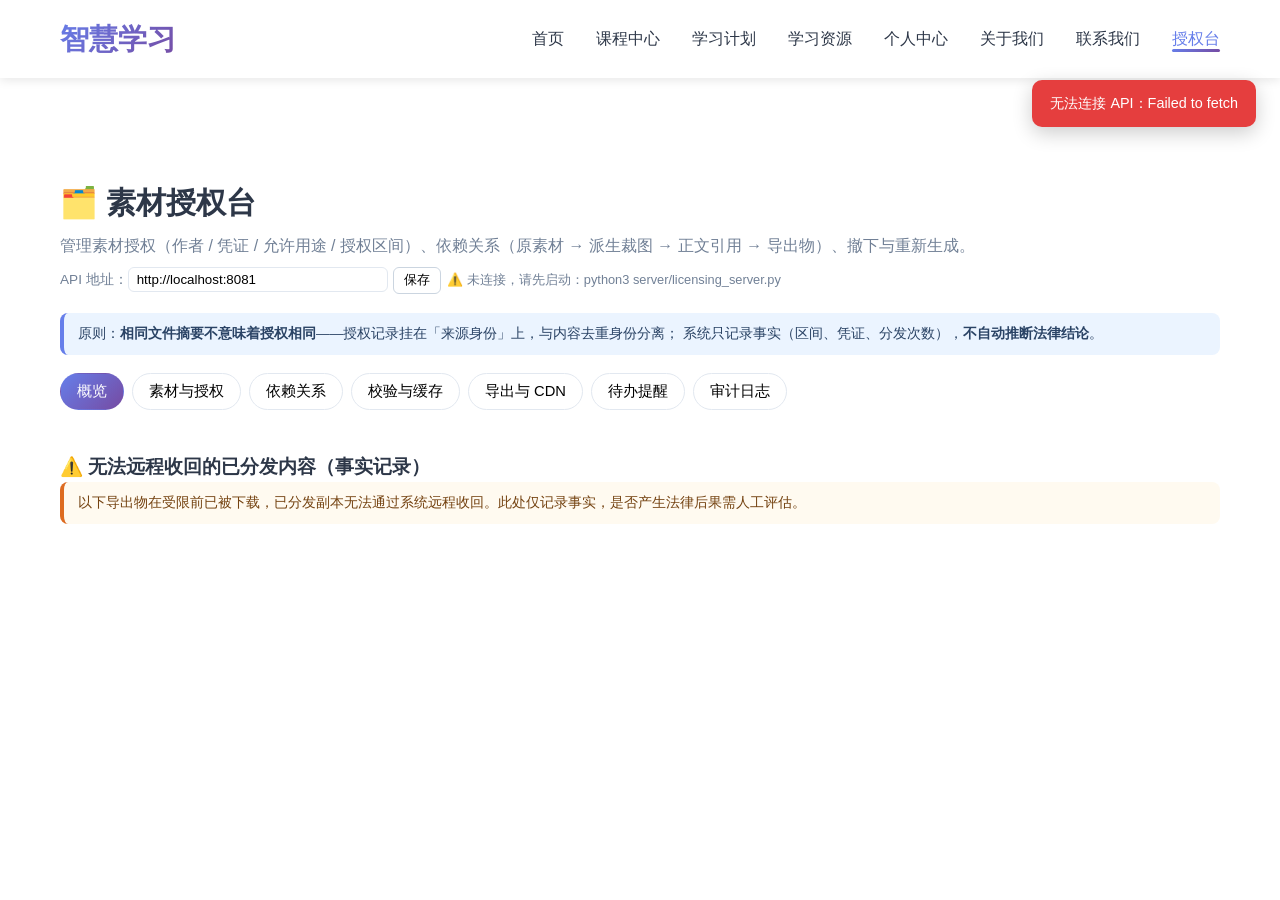
<file: licenses.html>
<!DOCTYPE html>
<html lang="zh-CN">
<head>
    <meta charset="UTF-8">
    <meta name="viewport" content="width=device-width, initial-scale=1.0">
    <title>素材授权台 - 智慧学习</title>
    <link rel="stylesheet" href="css/style.css">
    <style>
        :root { --lic-border:#e2e8f0; --lic-muted:#718096; }
        .lic-wrap { max-width: 1200px; margin: 0 auto; padding: 100px 20px 60px; }
        .lic-head { margin-bottom: 18px; }
        .lic-head h1 { font-size: 1.9rem; }
        .lic-head p { color: var(--lic-muted); margin-top: 6px; }
        .lic-api { font-size: .85rem; color: var(--lic-muted); margin-top: 8px; }
        .lic-api input { width: 260px; padding: 4px 8px; border:1px solid var(--lic-border); border-radius:6px; }
        .lic-tabs { display:flex; flex-wrap:wrap; gap:8px; margin: 18px 0 22px; }
        .lic-tabs button { padding: 8px 16px; border:1px solid var(--lic-border); background:#fff; border-radius: 20px; cursor:pointer; font-size:.92rem; }
        .lic-tabs button.active { background: linear-gradient(135deg,#667eea,#764ba2); color:#fff; border-color: transparent; }
        .lic-panel { display:none; }
        .lic-panel.active { display:block; }
        .lic-cards { display:grid; grid-template-columns: repeat(auto-fit,minmax(150px,1fr)); gap:14px; margin-bottom: 20px; }
        .lic-card { background:#fff; border:1px solid var(--lic-border); border-radius:12px; padding:16px; }
        .lic-card .num { font-size:1.8rem; font-weight:700; color:#667eea; }
        .lic-card .lbl { color:var(--lic-muted); font-size:.85rem; margin-top:4px; }
        table.lic-table { width:100%; border-collapse:collapse; background:#fff; border-radius:12px; overflow:hidden; box-shadow:0 1px 4px rgba(0,0,0,.06); margin-bottom:22px; }
        .lic-table th, .lic-table td { padding:10px 12px; text-align:left; font-size:.88rem; border-bottom:1px solid var(--lic-border); vertical-align: top; }
        .lic-table th { background:#f7fafc; color:#4a5568; white-space:nowrap; }
        .lic-table tr:last-child td { border-bottom:none; }
        .tag { display:inline-block; padding:2px 9px; border-radius:12px; font-size:.75rem; margin:1px 2px; }
        .tag.ok { background:#c6f6d5; color:#276749; } .tag.bad { background:#fed7d7; color:#9b2c2c; }
        .tag.warn { background:#feebc8; color:#9c4221; } .tag.info { background:#bee3f8; color:#2a4365; }
        .tag.mute { background:#edf2f7; color:#4a5568; }
        .btn-s { padding:4px 10px; border:1px solid #cbd5e0; background:#fff; border-radius:6px; cursor:pointer; font-size:.8rem; margin:1px 2px; }
        .btn-s:hover { background:#edf2f7; } .btn-s.danger { color:#c53030; border-color:#feb2b2; }
        .btn-s.primary { background:#667eea; color:#fff; border-color:#667eea; }
        .lic-form { background:#fff; border:1px solid var(--lic-border); border-radius:12px; padding:18px; margin-bottom:22px; }
        .lic-form h3 { margin-bottom:12px; font-size:1.05rem; }
        .lic-form .row { display:flex; flex-wrap:wrap; gap:12px; margin-bottom:10px; }
        .lic-form label { font-size:.82rem; color:#4a5568; display:block; margin-bottom:3px; }
        .lic-form input[type=text], .lic-form input[type=datetime-local], .lic-form select {
            padding:7px 10px; border:1px solid var(--lic-border); border-radius:8px; font-size:.88rem; min-width:200px; }
        .lic-form .checks label { display:inline-flex; align-items:center; gap:4px; margin-right:12px; font-size:.85rem; }
        .lic-note { background:#ebf4ff; border-left:4px solid #667eea; padding:10px 14px; border-radius:8px; font-size:.85rem; color:#2a4365; margin-bottom:18px; }
        .lic-warnbox { background:#fffaf0; border-left:4px solid #dd6b20; padding:10px 14px; border-radius:8px; font-size:.85rem; color:#744210; margin-bottom:18px; }
        .mono { font-family: ui-monospace, Consolas, monospace; font-size:.78rem; color:#4a5568; word-break: break-all; }
        .lic-sub { color:var(--lic-muted); font-size:.8rem; }
        #licToast { position:fixed; top:80px; right:24px; z-index:9999; display:none; max-width:420px;
            padding:12px 18px; border-radius:10px; color:#fff; font-size:.9rem; box-shadow:0 6px 20px rgba(0,0,0,.2); }
        #licToast.ok { background:#38a169; } #licToast.err { background:#e53e3e; }
        details.lic-lic { margin:6px 0; border:1px dashed var(--lic-border); border-radius:8px; padding:8px 10px; }
        details.lic-lic summary { cursor:pointer; font-size:.85rem; }
    </style>
</head>
<body>
    <nav class="navbar">
        <div class="container">
            <div class="nav-brand"><h1>智慧学习</h1></div>
            <ul class="nav-menu" id="navMenu">
                <li><a href="index.html">首页</a></li>
                <li><a href="courses.html">课程中心</a></li>
                <li><a href="plan.html">学习计划</a></li>
                <li><a href="resources.html">学习资源</a></li>
                <li><a href="profile.html">个人中心</a></li>
                <li><a href="about.html">关于我们</a></li>
                <li><a href="contact.html">联系我们</a></li>
                <li><a href="licenses.html" class="active">授权台</a></li>
            </ul>
            <div class="nav-toggle" id="navToggle"><span></span><span></span><span></span></div>
        </div>
    </nav>

    <div class="lic-wrap">
        <div class="lic-head">
            <h1>🗂️ 素材授权台</h1>
            <p>管理素材授权（作者 / 凭证 / 允许用途 / 授权区间）、依赖关系（原素材 → 派生裁图 → 正文引用 → 导出物）、撤下与重新生成。</p>
            <div class="lic-api">API 地址：<input id="apiBase" type="text"> <button class="btn-s" onclick="saveApiBase()">保存</button>
                <span id="apiState" class="lic-sub"></span></div>
        </div>

        <div class="lic-note">
            原则：<b>相同文件摘要不意味着授权相同</b>——授权记录挂在「来源身份」上，与内容去重身份分离；
            系统只记录事实（区间、凭证、分发次数），<b>不自动推断法律结论</b>。
        </div>

        <div class="lic-tabs" id="licTabs">
            <button data-tab="overview" class="active">概览</button>
            <button data-tab="assets">素材与授权</button>
            <button data-tab="deps">依赖关系</button>
            <button data-tab="validate">校验与缓存</button>
            <button data-tab="exports">导出与 CDN</button>
            <button data-tab="tasks">待办提醒</button>
            <button data-tab="audit">审计日志</button>
        </div>

        <!-- 概览 -->
        <section class="lic-panel active" id="tab-overview">
            <div class="lic-cards" id="ovCards"></div>
            <h3>⚠️ 无法远程收回的已分发内容（事实记录）</h3>
            <div class="lic-warnbox">以下导出物在受限前已被下载，已分发副本无法通过系统远程收回。此处仅记录事实，是否产生法律后果需人工评估。</div>
            <div id="unrecoverable"></div>
        </section>

        <!-- 素材与授权 -->
        <section class="lic-panel" id="tab-assets">
            <div class="lic-form">
                <h3>＋ 登记素材（来源身份）</h3>
                <div class="row">
                    <div><label>标题</label><input type="text" id="naTitle" placeholder="湖畔落日·横版"></div>
                    <div><label>文件摘要（去重身份）</label><input type="text" id="naHash" placeholder="sha256:..."></div>
                    <div><label>来源</label><input type="text" id="naSource" placeholder="作者直传-张三 / 图库-XX"></div>
                    <div><label>来源单号/链接</label><input type="text" id="naRef" placeholder="mail-2026-0312"></div>
                </div>
                <button class="btn-s primary" onclick="createAsset()">登记</button>
                <span class="lic-sub">相同摘要的不同来源会生成不同素材记录，授权互不影响。</span>
            </div>
            <div id="assetList"></div>
        </section>

        <!-- 依赖关系 -->
        <section class="lic-panel" id="tab-deps">
            <div class="lic-form">
                <h3>＋ 发布正文引用（发布时一次校验）</h3>
                <div class="row">
                    <div><label>页面</label><input type="text" id="nrPage" placeholder="articles/xxx 或 home-featured"></div>
                    <div><label>页面类型</label><select id="nrKind"><option value="article">普通页</option><option value="featured">精选页</option></select></div>
                    <div><label>依赖用途</label><select id="nrUse"></select></div>
                    <div><label>目标类型</label><select id="nrTK"><option value="asset">原素材</option><option value="derivative">派生裁图</option></select></div>
                    <div><label>目标 ID</label><input type="text" id="nrTid" placeholder="asset-... / deriv-..."></div>
                </div>
                <button class="btn-s primary" onclick="publishRef()">校验并发布</button>
            </div>
            <div class="lic-form">
                <h3>＋ 登记派生裁图</h3>
                <div class="row">
                    <div><label>原素材 ID</label><input type="text" id="ndParent" placeholder="asset-..."></div>
                    <div><label>裁图摘要</label><input type="text" id="ndHash" placeholder="sha256:crop..."></div>
                    <div><label>变换参数</label><input type="text" id="ndTransform" placeholder="crop:1600x900@center"></div>
                </div>
                <button class="btn-s primary" onclick="createDerivative()">登记裁图</button>
            </div>
            <h3>正文引用</h3>
            <div id="refList"></div>
            <h3>派生裁图</h3>
            <div id="derivList"></div>
        </section>

        <!-- 校验与缓存 -->
        <section class="lic-panel" id="tab-validate">
            <div class="lic-note">
                组合机制：<b>发布时一次校验</b>（同步、拒绝不合格发布）＋ <b>访问时持续校验</b>（带明确 TTL 的缓存：
                普通页 300s / 精选页 60s）＋ <b>事件驱动失效</b>（撤回/到期/替图立即清缓存，不等 TTL）＋
                <b>周期兜底</b>（sweeper 扫描到期授权）。
            </div>
            <div class="lic-form">
                <h3>访问时校验（渲染页面）</h3>
                <div class="row">
                    <div><label>页面 slug</label><input type="text" id="rvPage" placeholder="home-featured"></div>
                </div>
                <button class="btn-s primary" onclick="renderPage()">渲染</button>
                <button class="btn-s" onclick="runSweeper()">运行周期任务（sweeper）</button>
                <div id="renderOut" style="margin-top:12px"></div>
            </div>
            <h3>校验缓存（明确 TTL）</h3>
            <div id="cacheList"></div>
        </section>

        <!-- 导出与 CDN -->
        <section class="lic-panel" id="tab-exports">
            <div class="lic-form">
                <h3>＋ 启动导出（记录授权快照；完成时重新校验）</h3>
                <div class="row">
                    <div><label>类型</label><select id="neKind"><option value="pdf">PDF</option><option value="zip">ZIP</option><option value="page_snapshot">页面快照</option></select></div>
                    <div><label>目标类型</label><select id="neTK"><option value="asset">原素材</option><option value="derivative">派生裁图</option></select></div>
                    <div><label>目标 ID</label><input type="text" id="neTid" placeholder="asset-..."></div>
                    <div><label>用途</label><select id="neUse"></select></div>
                </div>
                <button class="btn-s primary" onclick="startExport()">启动导出</button>
                <span class="lic-sub">若导出期间授权到期/撤回，完成时将转为「待人工复核」，不会分发。</span>
            </div>
            <div id="exportList"></div>
            <h3>CDN 刷新记录</h3>
            <div class="lic-warnbox">purge 确认前，旧对象可能仍在 CDN 缓存中；访问层必须自行拦截，不能依赖刷新作为唯一防线。</div>
            <div id="purgeList"></div>
        </section>

        <!-- 待办提醒 -->
        <section class="lic-panel" id="tab-tasks">
            <div class="lic-note">提醒由持久任务产生；任务带幂等键，sweeper 重试/重启<b>不会重复生成</b>相同待办。</div>
            <button class="btn-s" onclick="runSweeper()">运行周期任务（可重复点击验证幂等）</button>
            <div id="taskList" style="margin-top:14px"></div>
        </section>

        <!-- 审计日志 -->
        <section class="lic-panel" id="tab-audit">
            <div class="lic-note">审计只记录事实（谁、何时、什么动作、什么对象），不自动推断法律结论。</div>
            <div id="auditList"></div>
        </section>
    </div>

    <div id="licToast"></div>
    <script src="js/script.js"></script>
    <script src="js/licenses.js"></script>
</body>
</html>
</file>
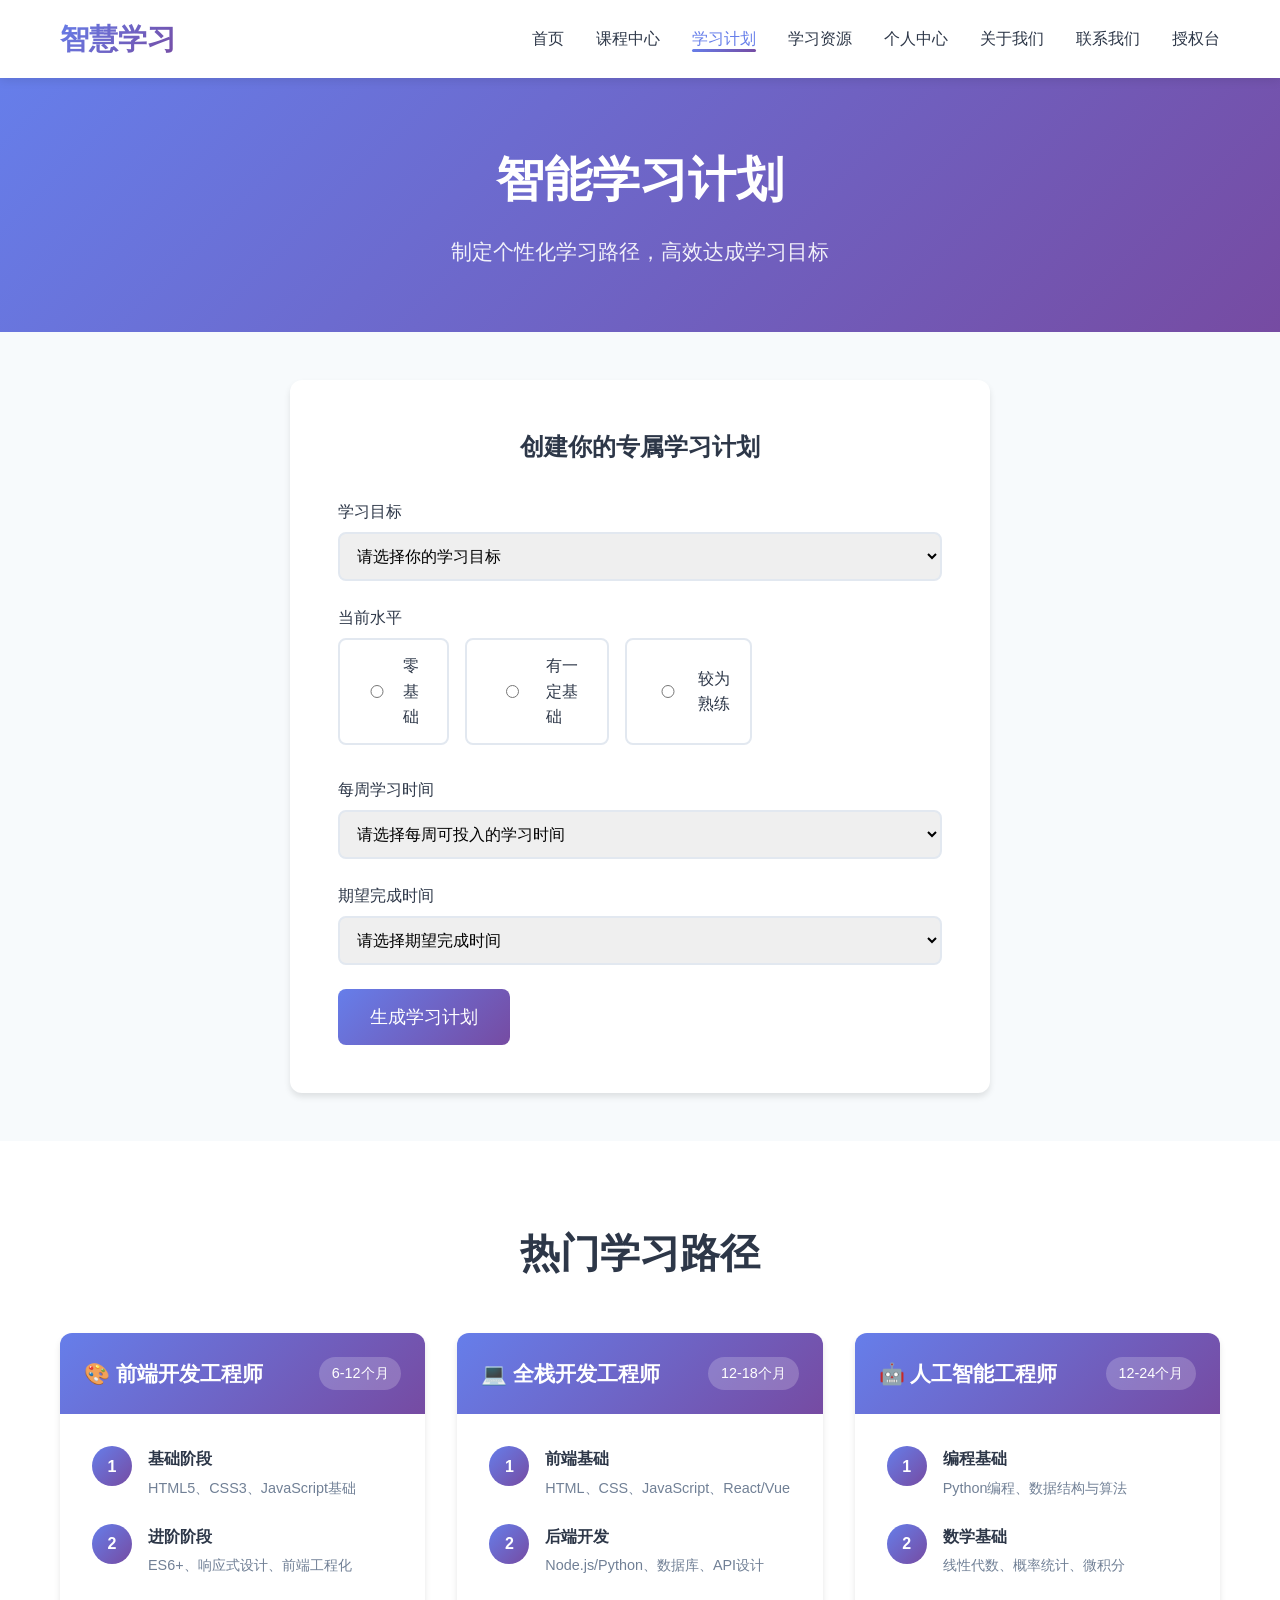
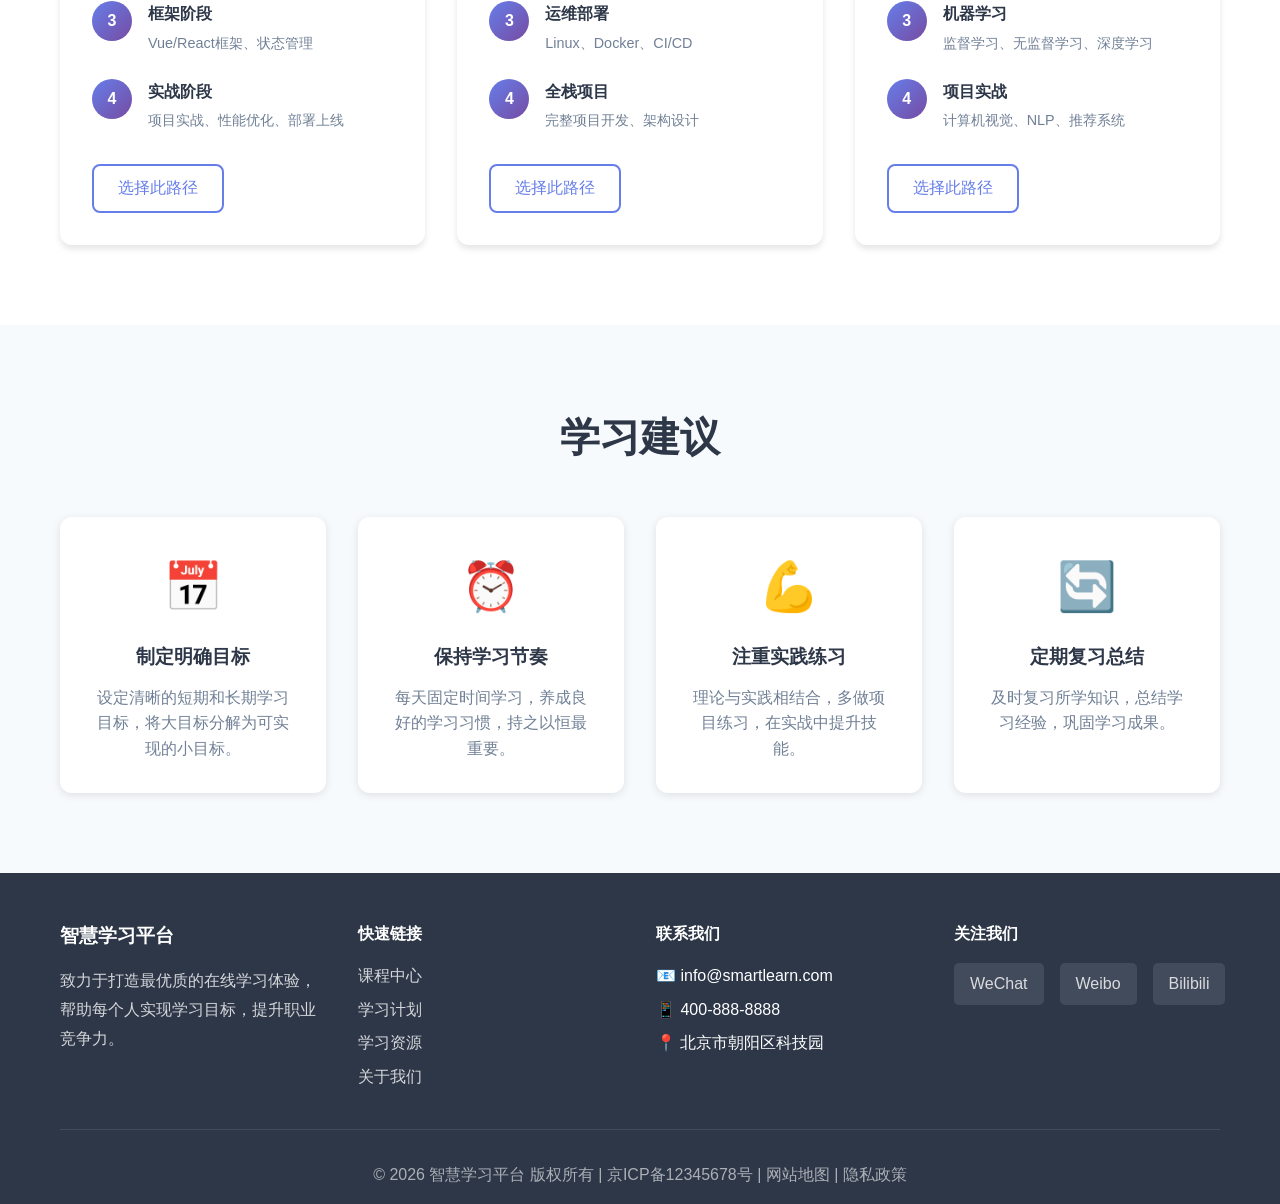
<file: plan.html>
﻿<!DOCTYPE html>
<html lang="zh-CN">
<head>
    <meta charset="UTF-8">
    <meta name="viewport" content="width=device-width, initial-scale=1.0">
    <title>学习计划 - 智慧学习平台</title>
    <link rel="stylesheet" href="css/style.css">
</head>
<body>
    <!-- 导航栏 -->
    <nav class="navbar">
        <div class="container">
            <div class="nav-brand">
                <h1>智慧学习</h1>
            </div>
            <ul class="nav-menu" id="navMenu">
                <li><a href="index.html">首页</a></li>
                <li><a href="courses.html">课程中心</a></li>
                <li><a href="plan.html" class="active">学习计划</a></li>
                <li><a href="resources.html">学习资源</a></li>
                <li><a href="profile.html">个人中心</a></li>
                <li><a href="about.html">关于我们</a></li>
                <li><a href="contact.html">联系我们</a></li>
                <li><a href="licenses.html">授权台</a></li>
            </ul>
            <div class="nav-toggle" id="navToggle">
                <span></span>
                <span></span>
                <span></span>
            </div>
        </div>
    </nav>

    <!-- 页面标题 -->
    <section class="page-header">
        <div class="container">
            <h1>智能学习计划</h1>
            <p>制定个性化学习路径，高效达成学习目标</p>
        </div>
    </section>

    <!-- 学习计划生成器 -->
    <section class="plan-generator">
        <div class="container">
            <div class="plan-form-card">
                <h2>创建你的专属学习计划</h2>
                <form id="planForm">
                    <div class="form-group">
                        <label for="learningGoal">学习目标</label>
                        <select id="learningGoal" required>
                            <option value="">请选择你的学习目标</option>
                            <option value="frontend">成为前端开发工程师</option>
                            <option value="backend">成为后端开发工程师</option>
                            <option value="fullstack">成为全栈开发工程师</option>
                            <option value="designer">成为UI/UX设计师</option>
                            <option value="data">成为数据分析师</option>
                            <option value="ai">成为AI工程师</option>
                        </select>
                    </div>

                    <div class="form-group">
                        <label for="currentLevel">当前水平</label>
                        <div class="radio-group">
                            <label>
                                <input type="radio" name="level" value="beginner" required>
                                <span>零基础</span>
                            </label>
                            <label>
                                <input type="radio" name="level" value="intermediate">
                                <span>有一定基础</span>
                            </label>
                            <label>
                                <input type="radio" name="level" value="advanced">
                                <span>较为熟练</span>
                            </label>
                        </div>
                    </div>

                    <div class="form-group">
                        <label for="studyTime">每周学习时间</label>
                        <select id="studyTime" required>
                            <option value="">请选择每周可投入的学习时间</option>
                            <option value="5">5小时以下</option>
                            <option value="10">5-10小时</option>
                            <option value="20">10-20小时</option>
                            <option value="30">20小时以上</option>
                        </select>
                    </div>

                    <div class="form-group">
                        <label for="duration">期望完成时间</label>
                        <select id="duration" required>
                            <option value="">请选择期望完成时间</option>
                            <option value="3">3个月</option>
                            <option value="6">6个月</option>
                            <option value="12">12个月</option>
                            <option value="24">24个月</option>
                        </select>
                    </div>

                    <button type="submit" class="btn btn-primary btn-large">生成学习计划</button>
                </form>
            </div>
        </div>
    </section>

    <!-- 推荐学习路径 -->
    <section class="learning-paths">
        <div class="container">
            <h2 class="section-title">热门学习路径</h2>
            <div class="paths-grid">
                <div class="path-card">
                    <div class="path-header">
                        <h3>🎨 前端开发工程师</h3>
                        <span class="path-duration">6-12个月</span>
                    </div>
                    <div class="path-content">
                        <div class="path-steps">
                            <div class="step">
                                <div class="step-number">1</div>
                                <div class="step-info">
                                    <h4>基础阶段</h4>
                                    <p>HTML5、CSS3、JavaScript基础</p>
                                </div>
                            </div>
                            <div class="step">
                                <div class="step-number">2</div>
                                <div class="step-info">
                                    <h4>进阶阶段</h4>
                                    <p>ES6+、响应式设计、前端工程化</p>
                                </div>
                            </div>
                            <div class="step">
                                <div class="step-number">3</div>
                                <div class="step-info">
                                    <h4>框架阶段</h4>
                                    <p>Vue/React框架、状态管理</p>
                                </div>
                            </div>
                            <div class="step">
                                <div class="step-number">4</div>
                                <div class="step-info">
                                    <h4>实战阶段</h4>
                                    <p>项目实战、性能优化、部署上线</p>
                                </div>
                            </div>
                        </div>
                        <button class="btn btn-secondary">选择此路径</button>
                    </div>
                </div>

                <div class="path-card">
                    <div class="path-header">
                        <h3>💻 全栈开发工程师</h3>
                        <span class="path-duration">12-18个月</span>
                    </div>
                    <div class="path-content">
                        <div class="path-steps">
                            <div class="step">
                                <div class="step-number">1</div>
                                <div class="step-info">
                                    <h4>前端基础</h4>
                                    <p>HTML、CSS、JavaScript、React/Vue</p>
                                </div>
                            </div>
                            <div class="step">
                                <div class="step-number">2</div>
                                <div class="step-info">
                                    <h4>后端开发</h4>
                                    <p>Node.js/Python、数据库、API设计</p>
                                </div>
                            </div>
                            <div class="step">
                                <div class="step-number">3</div>
                                <div class="step-info">
                                    <h4>运维部署</h4>
                                    <p>Linux、Docker、CI/CD</p>
                                </div>
                            </div>
                            <div class="step">
                                <div class="step-number">4</div>
                                <div class="step-info">
                                    <h4>全栈项目</h4>
                                    <p>完整项目开发、架构设计</p>
                                </div>
                            </div>
                        </div>
                        <button class="btn btn-secondary">选择此路径</button>
                    </div>
                </div>

                <div class="path-card">
                    <div class="path-header">
                        <h3>🤖 人工智能工程师</h3>
                        <span class="path-duration">12-24个月</span>
                    </div>
                    <div class="path-content">
                        <div class="path-steps">
                            <div class="step">
                                <div class="step-number">1</div>
                                <div class="step-info">
                                    <h4>编程基础</h4>
                                    <p>Python编程、数据结构与算法</p>
                                </div>
                            </div>
                            <div class="step">
                                <div class="step-number">2</div>
                                <div class="step-info">
                                    <h4>数学基础</h4>
                                    <p>线性代数、概率统计、微积分</p>
                                </div>
                            </div>
                            <div class="step">
                                <div class="step-number">3</div>
                                <div class="step-info">
                                    <h4>机器学习</h4>
                                    <p>监督学习、无监督学习、深度学习</p>
                                </div>
                            </div>
                            <div class="step">
                                <div class="step-number">4</div>
                                <div class="step-info">
                                    <h4>项目实战</h4>
                                    <p>计算机视觉、NLP、推荐系统</p>
                                </div>
                            </div>
                        </div>
                        <button class="btn btn-secondary">选择此路径</button>
                    </div>
                </div>
            </div>
        </div>
    </section>

    <!-- 学习建议 -->
    <section class="study-tips">
        <div class="container">
            <h2 class="section-title">学习建议</h2>
            <div class="tips-grid">
                <div class="tip-card">
                    <div class="tip-icon">📅</div>
                    <h3>制定明确目标</h3>
                    <p>设定清晰的短期和长期学习目标，将大目标分解为可实现的小目标。</p>
                </div>
                <div class="tip-card">
                    <div class="tip-icon">⏰</div>
                    <h3>保持学习节奏</h3>
                    <p>每天固定时间学习，养成良好的学习习惯，持之以恒最重要。</p>
                </div>
                <div class="tip-card">
                    <div class="tip-icon">💪</div>
                    <h3>注重实践练习</h3>
                    <p>理论与实践相结合，多做项目练习，在实战中提升技能。</p>
                </div>
                <div class="tip-card">
                    <div class="tip-icon">🔄</div>
                    <h3>定期复习总结</h3>
                    <p>及时复习所学知识，总结学习经验，巩固学习成果。</p>
                </div>
            </div>
        </div>
    </section>

    <!-- 页脚 -->
    <footer class="footer">
        <div class="container">
            <div class="footer-content">
                <div class="footer-section">
                    <h3>智慧学习平台</h3>
                    <p>致力于打造最优质的在线学习体验，帮助每个人实现学习目标，提升职业竞争力。</p>
                </div>
                <div class="footer-section">
                    <h4>快速链接</h4>
                    <ul>
                        <li><a href="courses.html">课程中心</a></li>
                        <li><a href="plan.html">学习计划</a></li>
                        <li><a href="resources.html">学习资源</a></li>
                        <li><a href="about.html">关于我们</a></li>
                    </ul>
                </div>
                <div class="footer-section">
                    <h4>联系我们</h4>
                    <ul>
                        <li>📧 info@smartlearn.com</li>
                        <li>📱 400-888-8888</li>
                        <li>📍 北京市朝阳区科技园</li>
                    </ul>
                </div>
                <div class="footer-section">
                    <h4>关注我们</h4>
                    <div class="social-links">
                        <a href="#" title="微信">WeChat</a>
                        <a href="#" title="微博">Weibo</a>
                        <a href="#" title="B站">Bilibili</a>
                    </div>
                </div>
            </div>
            <div class="footer-bottom">
                <p>&copy; 2026 智慧学习平台 版权所有 | 京ICP备12345678号 | 网站地图 | 隐私政策</p>
            </div>
        </div>
    </footer>

    <script src="js/script.js"></script>
</body>
</html>
</file>
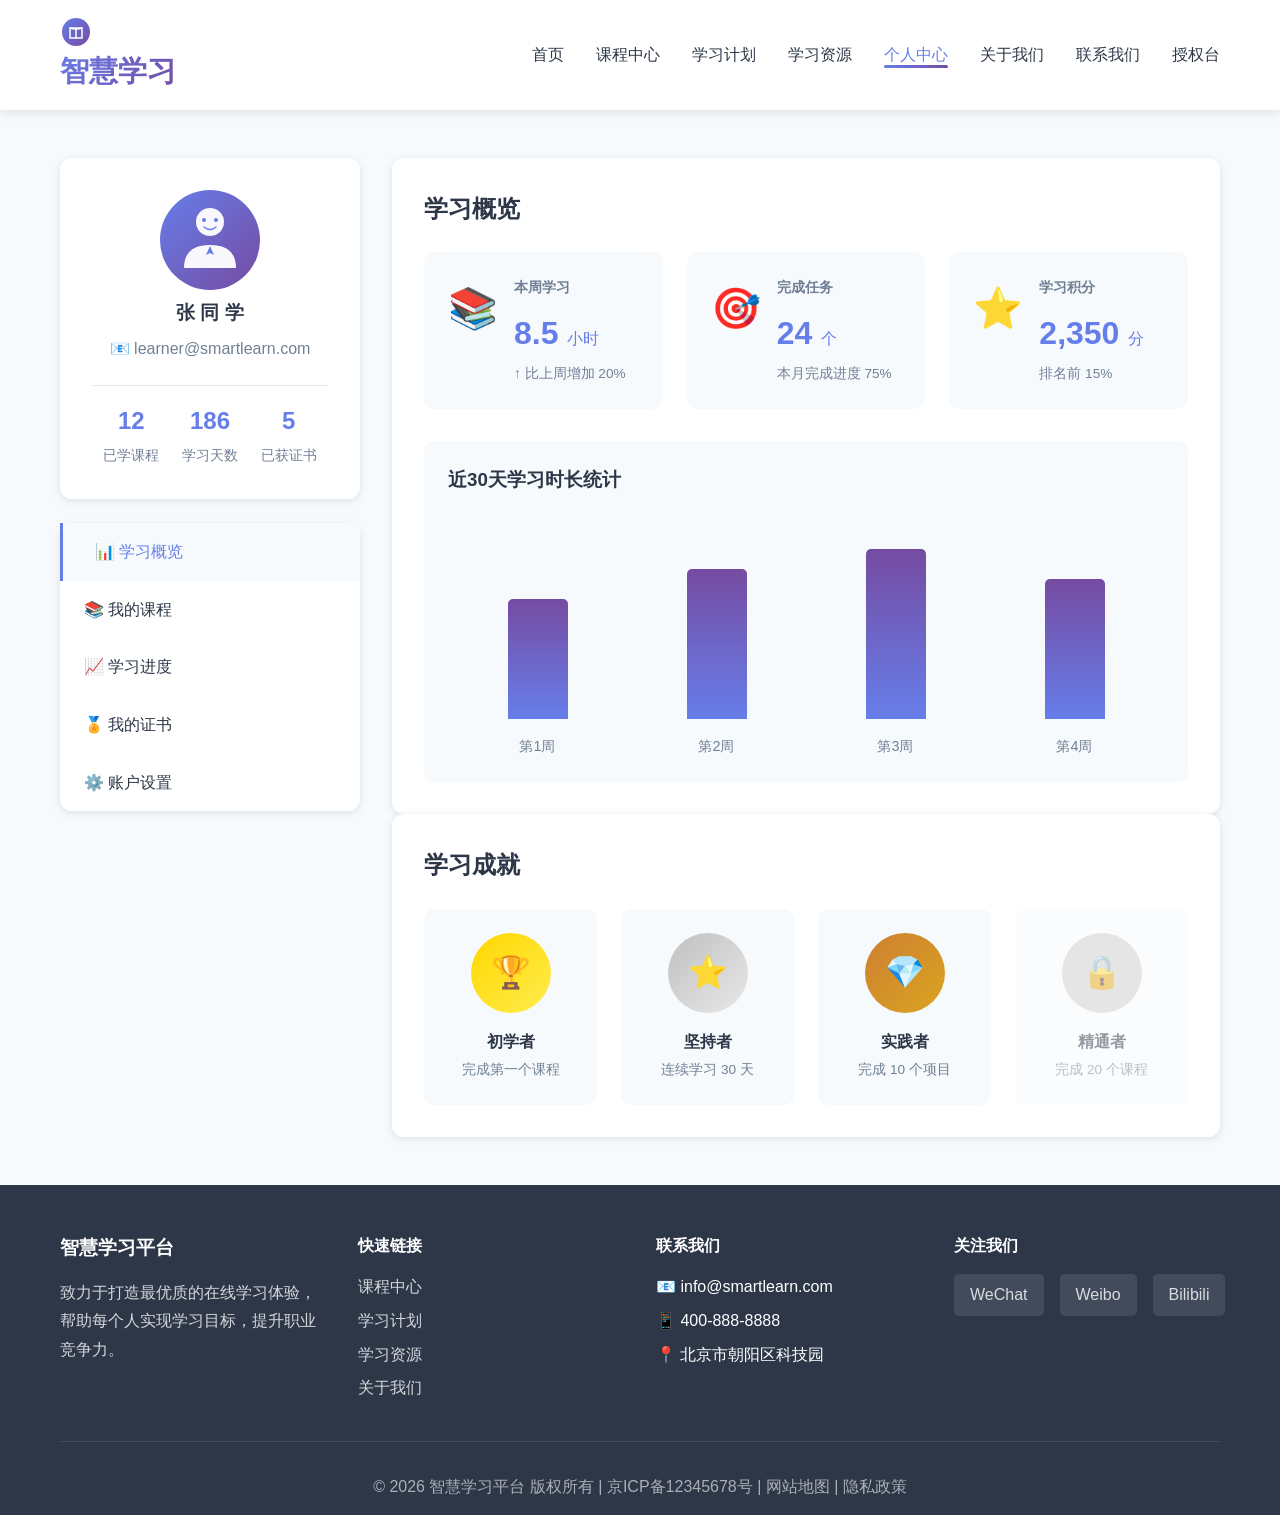
<file: profile.html>
<!DOCTYPE html>
<html lang="zh-CN">
<head>
    <meta charset="UTF-8">
    <meta name="viewport" content="width=device-width, initial-scale=1.0">
    <title>个人中心 - 智慧学习平台</title>
    <link rel="stylesheet" href="css/style.css">
    <style>
        /* ---- 个人中心 Tab 切换 ---- */
        .profile-panel { display: none; }
        .profile-panel.active { display: block; }

        .profile-nav a { cursor: pointer; }
        .profile-nav a.active {
            background: var(--bg-light);
            color: var(--primary-color);
            padding-left: 2rem;
            border-left: 3px solid var(--primary-color);
        }

        /* ---- 证书卡片 ---- */
        .cert-grid {
            display: grid;
            grid-template-columns: repeat(auto-fill, minmax(260px, 1fr));
            gap: 1.5rem;
        }
        .cert-card {
            border: 2px solid var(--border-color);
            border-radius: 12px;
            overflow: hidden;
            transition: transform .3s, box-shadow .3s;
        }
        .cert-card:hover { transform: translateY(-4px); box-shadow: 0 8px 20px rgba(0,0,0,.12); }
        .cert-banner {
            height: 140px;
            display: flex;
            align-items: center;
            justify-content: center;
        }
        .cert-body { padding: 1rem 1.2rem 1.2rem; }
        .cert-body h4 { margin-bottom: .4rem; color: var(--text-dark); font-size: 1rem; }
        .cert-body p { font-size: .85rem; color: var(--text-light); margin-bottom: .8rem; }
        .cert-date { font-size: .8rem; color: var(--text-light); }

        /* ---- 账户设置 ---- */
        .settings-card {
            background: var(--white);
            border: 1px solid var(--border-color);
            border-radius: 12px;
            padding: 1.5rem;
            margin-bottom: 1.5rem;
        }
        .settings-card h3 {
            font-size: 1.1rem;
            margin-bottom: 1.2rem;
            padding-bottom: .6rem;
            border-bottom: 1px solid var(--border-color);
        }
        .settings-row {
            display: flex;
            align-items: center;
            justify-content: space-between;
            padding: .7rem 0;
            border-bottom: 1px solid var(--bg-light);
        }
        .settings-row:last-child { border-bottom: none; }
        .settings-label { font-size: .95rem; color: var(--text-dark); }
        .settings-value { font-size: .9rem; color: var(--text-light); }
        .toggle-switch {
            position: relative;
            width: 44px;
            height: 24px;
        }
        .toggle-switch input { opacity: 0; width: 0; height: 0; }
        .toggle-slider {
            position: absolute;
            inset: 0;
            background: #ccc;
            border-radius: 24px;
            cursor: pointer;
            transition: .3s;
        }
        .toggle-slider::before {
            content: "";
            position: absolute;
            height: 18px;
            width: 18px;
            left: 3px;
            top: 3px;
            background: white;
            border-radius: 50%;
            transition: .3s;
        }
        .toggle-switch input:checked + .toggle-slider { background: var(--primary-color); }
        .toggle-switch input:checked + .toggle-slider::before { transform: translateX(20px); }

        /* ---- 进度详情 ---- */
        .progress-detail-list { display: flex; flex-direction: column; gap: 1.2rem; }
        .progress-detail-item {
            background: var(--bg-light);
            border-radius: 10px;
            padding: 1rem 1.2rem;
        }
        .progress-detail-item .pd-header {
            display: flex;
            justify-content: space-between;
            align-items: center;
            margin-bottom: .6rem;
        }
        .progress-detail-item h4 { font-size: .95rem; color: var(--text-dark); }
        .progress-detail-item .pd-pct { font-size: .85rem; font-weight: 600; color: var(--primary-color); }
        .pd-bar { height: 8px; background: #ddd; border-radius: 8px; overflow: hidden; margin-bottom: .4rem; }
        .pd-fill { height: 100%; background: linear-gradient(to right, var(--primary-color), var(--secondary-color)); border-radius: 8px; }
        .pd-meta { font-size: .8rem; color: var(--text-light); }
    </style>
</head>
<body>
    <nav class="navbar">
        <div class="container">
            <div class="nav-brand">
                <svg width="32" height="32" viewBox="0 0 32 32" style="vertical-align:middle;margin-right:8px">
                    <defs>
                        <linearGradient id="gLogo" x1="0%" y1="0%" x2="100%" y2="100%">
                            <stop offset="0%" style="stop-color:#667eea"/>
                            <stop offset="100%" style="stop-color:#764ba2"/>
                        </linearGradient>
                    </defs>
                    <circle cx="16" cy="16" r="14" fill="url(#gLogo)"/>
                    <path d="M10 12 L10 22 L22 22 L22 12 Z" fill="none" stroke="white" stroke-width="1.5"/>
                    <path d="M16 12 L16 22" stroke="white" stroke-width="1.5"/>
                    <path d="M10 12 Q16 14 22 12" fill="none" stroke="white" stroke-width="1.5"/>
                </svg>
                <h1>智慧学习</h1>
            </div>
            <ul class="nav-menu" id="navMenu">
                <li><a href="index.html">首页</a></li>
                <li><a href="courses.html">课程中心</a></li>
                <li><a href="plan.html">学习计划</a></li>
                <li><a href="resources.html">学习资源</a></li>
                <li><a href="profile.html" class="active">个人中心</a></li>
                <li><a href="about.html">关于我们</a></li>
                <li><a href="contact.html">联系我们</a></li>
                <li><a href="licenses.html">授权台</a></li>
            </ul>
            <div class="nav-toggle" id="navToggle">
                <span></span><span></span><span></span>
            </div>
        </div>
    </nav>

    <section class="profile-section">
        <div class="container">
            <div class="profile-layout">

                <!-- 侧边栏 -->
                <aside class="profile-sidebar">
                    <div class="user-card">
                        <div class="user-avatar">
                            <!-- SVG 用户头像插画 -->
                            <svg width="100" height="100" viewBox="0 0 100 100">
                                <defs>
                                    <linearGradient id="avatarGrad" x1="0%" y1="0%" x2="100%" y2="100%">
                                        <stop offset="0%" style="stop-color:#667eea"/>
                                        <stop offset="100%" style="stop-color:#764ba2"/>
                                    </linearGradient>
                                </defs>
                                <circle cx="50" cy="50" r="50" fill="url(#avatarGrad)"/>
                                <!-- 头部 -->
                                <circle cx="50" cy="32" r="14" fill="#fff" opacity=".95"/>
                                <!-- 身体 -->
                                <path d="M24 78 Q24 55 50 55 Q76 55 76 78Z" fill="#fff" opacity=".95"/>
                                <!-- 领带 -->
                                <polygon points="50,56 46,65 50,63 54,65" fill="#667eea"/>
                                <!-- 眼睛 -->
                                <circle cx="44" cy="30" r="2" fill="#667eea"/>
                                <circle cx="56" cy="30" r="2" fill="#667eea"/>
                                <!-- 嘴巴 -->
                                <path d="M44 37 Q50 42 56 37" fill="none" stroke="#667eea" stroke-width="1.5" stroke-linecap="round"/>
                            </svg>
                        </div>
                        <h3>张 同 学</h3>
                        <p class="user-email">📧 learner@smartlearn.com</p>
                        <div class="user-stats">
                            <div class="stat">
                                <span class="stat-value">12</span>
                                <span class="stat-label">已学课程</span>
                            </div>
                            <div class="stat">
                                <span class="stat-value">186</span>
                                <span class="stat-label">学习天数</span>
                            </div>
                            <div class="stat">
                                <span class="stat-value">5</span>
                                <span class="stat-label">已获证书</span>
                            </div>
                        </div>
                    </div>

                    <nav class="profile-nav">
                        <ul>
                            <li><a href="#" class="profile-tab active" data-tab="overview">📊 学习概览</a></li>
                            <li><a href="#" class="profile-tab" data-tab="courses">📚 我的课程</a></li>
                            <li><a href="#" class="profile-tab" data-tab="progress">📈 学习进度</a></li>
                            <li><a href="#" class="profile-tab" data-tab="certificates">🏅 我的证书</a></li>
                            <li><a href="#" class="profile-tab" data-tab="settings">⚙️ 账户设置</a></li>
                        </ul>
                    </nav>
                </aside>

                <!-- 主内容区 -->
                <main class="profile-content">

                    <!-- ===== 学习概览 ===== -->
                    <div class="profile-panel active" id="panel-overview">
                        <div class="content-section">
                            <h2>学习概览</h2>
                            <div class="overview-cards">
                                <div class="overview-card">
                                    <div class="card-icon">📚</div>
                                    <div class="card-info">
                                        <h3>本周学习</h3>
                                        <p class="big-number">8.5 <span>小时</span></p>
                                        <p class="card-note">↑ 比上周增加 20%</p>
                                    </div>
                                </div>
                                <div class="overview-card">
                                    <div class="card-icon">🎯</div>
                                    <div class="card-info">
                                        <h3>完成任务</h3>
                                        <p class="big-number">24 <span>个</span></p>
                                        <p class="card-note">本月完成进度 75%</p>
                                    </div>
                                </div>
                                <div class="overview-card">
                                    <div class="card-icon">⭐</div>
                                    <div class="card-info">
                                        <h3>学习积分</h3>
                                        <p class="big-number">2,350 <span>分</span></p>
                                        <p class="card-note">排名前 15%</p>
                                    </div>
                                </div>
                            </div>

                            <div class="learning-chart">
                                <h3>近30天学习时长统计</h3>
                                <div class="chart-container">
                                    <div class="chart-bar" style="height:60%" title="第1周: 6小时"></div>
                                    <div class="chart-bar" style="height:75%" title="第2周: 7.5小时"></div>
                                    <div class="chart-bar" style="height:85%" title="第3周: 8.5小时"></div>
                                    <div class="chart-bar" style="height:70%" title="第4周: 7小时"></div>
                                </div>
                                <div class="chart-labels">
                                    <span>第1周</span><span>第2周</span><span>第3周</span><span>第4周</span>
                                </div>
                            </div>
                        </div>

                        <div class="content-section">
                            <h2>学习成就</h2>
                            <div class="achievements-grid">
                                <div class="achievement-badge">
                                    <div class="badge-icon" style="background:linear-gradient(135deg,#ffd700,#ffed4e)">🏆</div>
                                    <h4>初学者</h4>
                                    <p>完成第一个课程</p>
                                </div>
                                <div class="achievement-badge">
                                    <div class="badge-icon" style="background:linear-gradient(135deg,#c0c0c0,#e8e8e8)">⭐</div>
                                    <h4>坚持者</h4>
                                    <p>连续学习 30 天</p>
                                </div>
                                <div class="achievement-badge">
                                    <div class="badge-icon" style="background:linear-gradient(135deg,#cd7f32,#daa520)">💎</div>
                                    <h4>实践者</h4>
                                    <p>完成 10 个项目</p>
                                </div>
                                <div class="achievement-badge locked">
                                    <div class="badge-icon" style="background:#ccc">🔒</div>
                                    <h4>精通者</h4>
                                    <p>完成 20 个课程</p>
                                </div>
                            </div>
                        </div>
                    </div>

                    <!-- ===== 我的课程 ===== -->
                    <div class="profile-panel" id="panel-courses">
                        <div class="content-section">
                            <h2>我的课程</h2>
                            <div class="learning-courses">

                                <!-- 课程 1 -->
                                <div class="learning-course-card">
                                    <div class="course-thumbnail" style="position:relative; background:linear-gradient(135deg,#667eea,#764ba2)">
                                        <!-- SVG：浏览器窗口+代码行 -->
                                        <svg width="150" height="100" viewBox="0 0 150 100" style="position:absolute;top:0;left:0;width:100%;height:100%">
                                            <rect x="10" y="12" width="130" height="76" rx="6" fill="rgba(255,255,255,.15)"/>
                                            <rect x="10" y="12" width="130" height="18" rx="6" fill="rgba(255,255,255,.25)"/>
                                            <circle cx="23" cy="21" r="3" fill="#ff6b6b"/>
                                            <circle cx="33" cy="21" r="3" fill="#ffd166"/>
                                            <circle cx="43" cy="21" r="3" fill="#06d6a0"/>
                                            <rect x="20" y="38" width="55" height="4" rx="2" fill="rgba(255,255,255,.7)"/>
                                            <rect x="20" y="48" width="40" height="4" rx="2" fill="rgba(255,255,255,.5)"/>
                                            <rect x="20" y="58" width="70" height="4" rx="2" fill="rgba(255,255,255,.7)"/>
                                            <rect x="20" y="68" width="30" height="4" rx="2" fill="rgba(255,255,255,.5)"/>
                                            <rect x="85" y="36" width="44" height="48" rx="4" fill="rgba(255,255,255,.12)"/>
                                            <rect x="90" y="42" width="34" height="3" rx="1" fill="rgba(255,255,255,.6)"/>
                                            <rect x="90" y="50" width="24" height="3" rx="1" fill="rgba(255,255,255,.4)"/>
                                            <rect x="90" y="58" width="30" height="3" rx="1" fill="rgba(255,255,255,.6)"/>
                                        </svg>
                                    </div>
                                    <div class="course-details">
                                        <h3>Web前端开发全栈课程</h3>
                                        <div class="progress-bar">
                                            <div class="progress-fill" style="width:65%"></div>
                                        </div>
                                        <div class="progress-info">
                                            <span>已完成 65%</span>
                                            <span>剩余 15 课时</span>
                                        </div>
                                        <button class="btn btn-primary">继续学习 →</button>
                                    </div>
                                </div>

                                <!-- 课程 2 -->
                                <div class="learning-course-card">
                                    <div class="course-thumbnail" style="position:relative; background:linear-gradient(135deg,#f093fb,#f5576c)">
                                        <!-- SVG：JS 花括号+齿轮 -->
                                        <svg width="150" height="100" viewBox="0 0 150 100" style="position:absolute;top:0;left:0;width:100%;height:100%">
                                            <text x="32" y="68" font-size="52" font-family="monospace" font-weight="bold" fill="rgba(255,255,255,.3)">{</text>
                                            <text x="98" y="68" font-size="52" font-family="monospace" font-weight="bold" fill="rgba(255,255,255,.3)">}</text>
                                            <text x="58" y="58" font-size="22" font-family="monospace" font-weight="bold" fill="rgba(255,255,255,.9)">JS</text>
                                            <rect x="50" y="65" width="50" height="3" rx="1" fill="rgba(255,255,255,.5)"/>
                                            <rect x="55" y="73" width="40" height="3" rx="1" fill="rgba(255,255,255,.35)"/>
                                        </svg>
                                    </div>
                                    <div class="course-details">
                                        <h3>JavaScript高级编程</h3>
                                        <div class="progress-bar">
                                            <div class="progress-fill" style="width:40%"></div>
                                        </div>
                                        <div class="progress-info">
                                            <span>已完成 40%</span>
                                            <span>剩余 27 课时</span>
                                        </div>
                                        <button class="btn btn-primary">继续学习 →</button>
                                    </div>
                                </div>

                                <!-- 课程 3 -->
                                <div class="learning-course-card">
                                    <div class="course-thumbnail" style="position:relative; background:linear-gradient(135deg,#4facfe,#00f2fe)">
                                        <!-- SVG：设计稿+调色板 -->
                                        <svg width="150" height="100" viewBox="0 0 150 100" style="position:absolute;top:0;left:0;width:100%;height:100%">
                                            <rect x="20" y="18" width="65" height="64" rx="5" fill="rgba(255,255,255,.2)"/>
                                            <rect x="26" y="26" width="53" height="34" rx="3" fill="rgba(255,255,255,.35)"/>
                                            <rect x="26" y="65" width="25" height="4" rx="2" fill="rgba(255,255,255,.5)"/>
                                            <rect x="26" y="73" width="40" height="4" rx="2" fill="rgba(255,255,255,.35)"/>
                                            <!-- 调色盘 -->
                                            <circle cx="115" cy="50" r="22" fill="rgba(255,255,255,.18)"/>
                                            <circle cx="108" cy="42" r="6" fill="#ff6b6b" opacity=".8"/>
                                            <circle cx="122" cy="42" r="6" fill="#ffd166" opacity=".8"/>
                                            <circle cx="115" cy="54" r="6" fill="#06d6a0" opacity=".8"/>
                                            <circle cx="115" cy="50" r="4" fill="white" opacity=".9"/>
                                        </svg>
                                    </div>
                                    <div class="course-details">
                                        <h3>UI/UX设计实战</h3>
                                        <div class="progress-bar">
                                            <div class="progress-fill" style="width:80%"></div>
                                        </div>
                                        <div class="progress-info">
                                            <span>已完成 80%</span>
                                            <span>剩余 7 课时</span>
                                        </div>
                                        <button class="btn btn-primary">继续学习 →</button>
                                    </div>
                                </div>

                            </div>
                        </div>
                    </div>

                    <!-- ===== 学习进度 ===== -->
                    <div class="profile-panel" id="panel-progress">
                        <div class="content-section">
                            <h2>学习进度</h2>
                            <div class="progress-detail-list">
                                <div class="progress-detail-item">
                                    <div class="pd-header">
                                        <h4>💻 Web前端开发全栈课程</h4>
                                        <span class="pd-pct">65%</span>
                                    </div>
                                    <div class="pd-bar"><div class="pd-fill" style="width:65%"></div></div>
                                    <p class="pd-meta">已学 28课时 · 剩余 15课时 · 预计 3周完成</p>
                                </div>
                                <div class="progress-detail-item">
                                    <div class="pd-header">
                                        <h4>⚡ JavaScript高级编程</h4>
                                        <span class="pd-pct">40%</span>
                                    </div>
                                    <div class="pd-bar"><div class="pd-fill" style="width:40%"></div></div>
                                    <p class="pd-meta">已学 18课时 · 剩余 27课时 · 预计 5周完成</p>
                                </div>
                                <div class="progress-detail-item">
                                    <div class="pd-header">
                                        <h4>🎨 UI/UX设计实战</h4>
                                        <span class="pd-pct">80%</span>
                                    </div>
                                    <div class="pd-bar"><div class="pd-fill" style="width:80%"></div></div>
                                    <p class="pd-meta">已学 28课时 · 剩余 7课时 · 预计 1周完成</p>
                                </div>
                                <div class="progress-detail-item">
                                    <div class="pd-header">
                                        <h4>🐍 Python数据分析</h4>
                                        <span class="pd-pct">15%</span>
                                    </div>
                                    <div class="pd-bar"><div class="pd-fill" style="width:15%"></div></div>
                                    <p class="pd-meta">已学 6课时 · 剩余 36课时 · 预计 8周完成</p>
                                </div>
                                <div class="progress-detail-item">
                                    <div class="pd-header">
                                        <h4>🤖 机器学习入门</h4>
                                        <span class="pd-pct">5%</span>
                                    </div>
                                    <div class="pd-bar"><div class="pd-fill" style="width:5%"></div></div>
                                    <p class="pd-meta">已学 3课时 · 剩余 52课时 · 预计 12周完成</p>
                                </div>
                            </div>
                        </div>
                    </div>

                    <!-- ===== 我的证书 ===== -->
                    <div class="profile-panel" id="panel-certificates">
                        <div class="content-section">
                            <h2>我的证书</h2>
                            <div class="cert-grid">

                                <!-- 证书1 -->
                                <div class="cert-card">
                                    <div class="cert-banner" style="background:linear-gradient(135deg,#667eea,#764ba2)">
                                        <svg width="200" height="140" viewBox="0 0 200 140">
                                            <rect x="20" y="15" width="160" height="110" rx="8" fill="rgba(255,255,255,.15)" stroke="rgba(255,255,255,.4)" stroke-width="1.5"/>
                                            <text x="100" y="48" text-anchor="middle" font-size="13" font-weight="bold" fill="white">智慧学习平台</text>
                                            <text x="100" y="63" text-anchor="middle" font-size="10" fill="rgba(255,255,255,.8)">结业证书</text>
                                            <text x="100" y="82" text-anchor="middle" font-size="11" font-weight="bold" fill="white">HTML5+CSS3网页开发基础</text>
                                            <!-- 勋章 -->
                                            <circle cx="100" cy="110" r="12" fill="#ffd700"/>
                                            <text x="100" y="115" text-anchor="middle" font-size="12" fill="#764ba2">★</text>
                                        </svg>
                                    </div>
                                    <div class="cert-body">
                                        <h4>HTML5+CSS3 网页开发基础</h4>
                                        <p>全面掌握现代网页开发基础技能</p>
                                        <span class="cert-date">📅 颁发日期：2025-11-10</span>
                                    </div>
                                </div>

                                <!-- 证书2 -->
                                <div class="cert-card">
                                    <div class="cert-banner" style="background:linear-gradient(135deg,#4facfe,#00f2fe)">
                                        <svg width="200" height="140" viewBox="0 0 200 140">
                                            <rect x="20" y="15" width="160" height="110" rx="8" fill="rgba(255,255,255,.15)" stroke="rgba(255,255,255,.4)" stroke-width="1.5"/>
                                            <text x="100" y="48" text-anchor="middle" font-size="13" font-weight="bold" fill="white">智慧学习平台</text>
                                            <text x="100" y="63" text-anchor="middle" font-size="10" fill="rgba(255,255,255,.8)">结业证书</text>
                                            <text x="100" y="82" text-anchor="middle" font-size="11" font-weight="bold" fill="white">UI/UX 设计基础</text>
                                            <circle cx="100" cy="110" r="12" fill="#ffd700"/>
                                            <text x="100" y="115" text-anchor="middle" font-size="12" fill="#0077b6">★</text>
                                        </svg>
                                    </div>
                                    <div class="cert-body">
                                        <h4>UI/UX 用户体验设计基础</h4>
                                        <p>掌握用户研究与交互设计方法论</p>
                                        <span class="cert-date">📅 颁发日期：2025-12-25</span>
                                    </div>
                                </div>

                                <!-- 证书3 -->
                                <div class="cert-card">
                                    <div class="cert-banner" style="background:linear-gradient(135deg,#fa709a,#fee140)">
                                        <svg width="200" height="140" viewBox="0 0 200 140">
                                            <rect x="20" y="15" width="160" height="110" rx="8" fill="rgba(255,255,255,.15)" stroke="rgba(255,255,255,.4)" stroke-width="1.5"/>
                                            <text x="100" y="48" text-anchor="middle" font-size="13" font-weight="bold" fill="white">智慧学习平台</text>
                                            <text x="100" y="63" text-anchor="middle" font-size="10" fill="rgba(255,255,255,.8)">结业证书</text>
                                            <text x="100" y="82" text-anchor="middle" font-size="11" font-weight="bold" fill="white">Python 编程入门</text>
                                            <circle cx="100" cy="110" r="12" fill="#ffd700"/>
                                            <text x="100" y="115" text-anchor="middle" font-size="12" fill="#c9184a">★</text>
                                        </svg>
                                    </div>
                                    <div class="cert-body">
                                        <h4>Python 编程入门</h4>
                                        <p>掌握 Python 基础语法与编程思维</p>
                                        <span class="cert-date">📅 颁发日期：2026-01-15</span>
                                    </div>
                                </div>

                            </div>
                        </div>
                    </div>

                    <!-- ===== 账户设置 ===== -->
                    <div class="profile-panel" id="panel-settings">
                        <div class="content-section">
                            <h2>账户设置</h2>

                            <!-- 基本信息 -->
                            <div class="settings-card">
                                <h3>👤 基本信息</h3>
                                <div class="form-group">
                                    <label>用户名</label>
                                    <input type="text" value="张同学" style="max-width:320px">
                                </div>
                                <div class="form-group">
                                    <label>邮箱地址</label>
                                    <input type="email" value="learner@smartlearn.com" style="max-width:320px">
                                </div>
                                <div class="form-group">
                                    <label>手机号码</label>
                                    <input type="tel" value="138****8888" style="max-width:320px">
                                </div>
                                <button class="btn btn-primary" style="margin-top:.5rem">保存修改</button>
                            </div>

                            <!-- 通知设置 -->
                            <div class="settings-card">
                                <h3>🔔 通知设置</h3>
                                <div class="settings-row">
                                    <span class="settings-label">课程更新通知</span>
                                    <label class="toggle-switch">
                                        <input type="checkbox" checked>
                                        <span class="toggle-slider"></span>
                                    </label>
                                </div>
                                <div class="settings-row">
                                    <span class="settings-label">学习提醒</span>
                                    <label class="toggle-switch">
                                        <input type="checkbox" checked>
                                        <span class="toggle-slider"></span>
                                    </label>
                                </div>
                                <div class="settings-row">
                                    <span class="settings-label">新课程推荐</span>
                                    <label class="toggle-switch">
                                        <input type="checkbox">
                                        <span class="toggle-slider"></span>
                                    </label>
                                </div>
                                <div class="settings-row">
                                    <span class="settings-label">活动和优惠推送</span>
                                    <label class="toggle-switch">
                                        <input type="checkbox">
                                        <span class="toggle-slider"></span>
                                    </label>
                                </div>
                            </div>

                            <!-- 安全设置 -->
                            <div class="settings-card">
                                <h3>🔒 安全设置</h3>
                                <div class="settings-row">
                                    <div>
                                        <span class="settings-label">登录密码</span>
                                        <p class="settings-value">上次修改：2025-12-01</p>
                                    </div>
                                    <button class="btn btn-secondary btn-small">修改密码</button>
                                </div>
                                <div class="settings-row">
                                    <div>
                                        <span class="settings-label">两步验证</span>
                                        <p class="settings-value">通过手机短信验证</p>
                                    </div>
                                    <label class="toggle-switch">
                                        <input type="checkbox" checked>
                                        <span class="toggle-slider"></span>
                                    </label>
                                </div>
                            </div>

                        </div>
                    </div>

                </main>
            </div>
        </div>
    </section>

    <footer class="footer">
        <div class="container">
            <div class="footer-content">
                <div class="footer-section">
                    <h3>智慧学习平台</h3>
                    <p>致力于打造最优质的在线学习体验，帮助每个人实现学习目标，提升职业竞争力。</p>
                </div>
                <div class="footer-section">
                    <h4>快速链接</h4>
                    <ul>
                        <li><a href="courses.html">课程中心</a></li>
                        <li><a href="plan.html">学习计划</a></li>
                        <li><a href="resources.html">学习资源</a></li>
                        <li><a href="about.html">关于我们</a></li>
                    </ul>
                </div>
                <div class="footer-section">
                    <h4>联系我们</h4>
                    <ul>
                        <li>📧 info@smartlearn.com</li>
                        <li>📱 400-888-8888</li>
                        <li>📍 北京市朝阳区科技园</li>
                    </ul>
                </div>
                <div class="footer-section">
                    <h4>关注我们</h4>
                    <div class="social-links">
                        <a href="#" title="微信">WeChat</a>
                        <a href="#" title="微博">Weibo</a>
                        <a href="#" title="B站">Bilibili</a>
                    </div>
                </div>
            </div>
            <div class="footer-bottom">
                <p>&copy; 2026 智慧学习平台 版权所有 | 京ICP备12345678号 | 网站地图 | 隐私政策</p>
            </div>
        </div>
    </footer>

    <script src="js/script.js"></script>
</body>
</html>
</file>
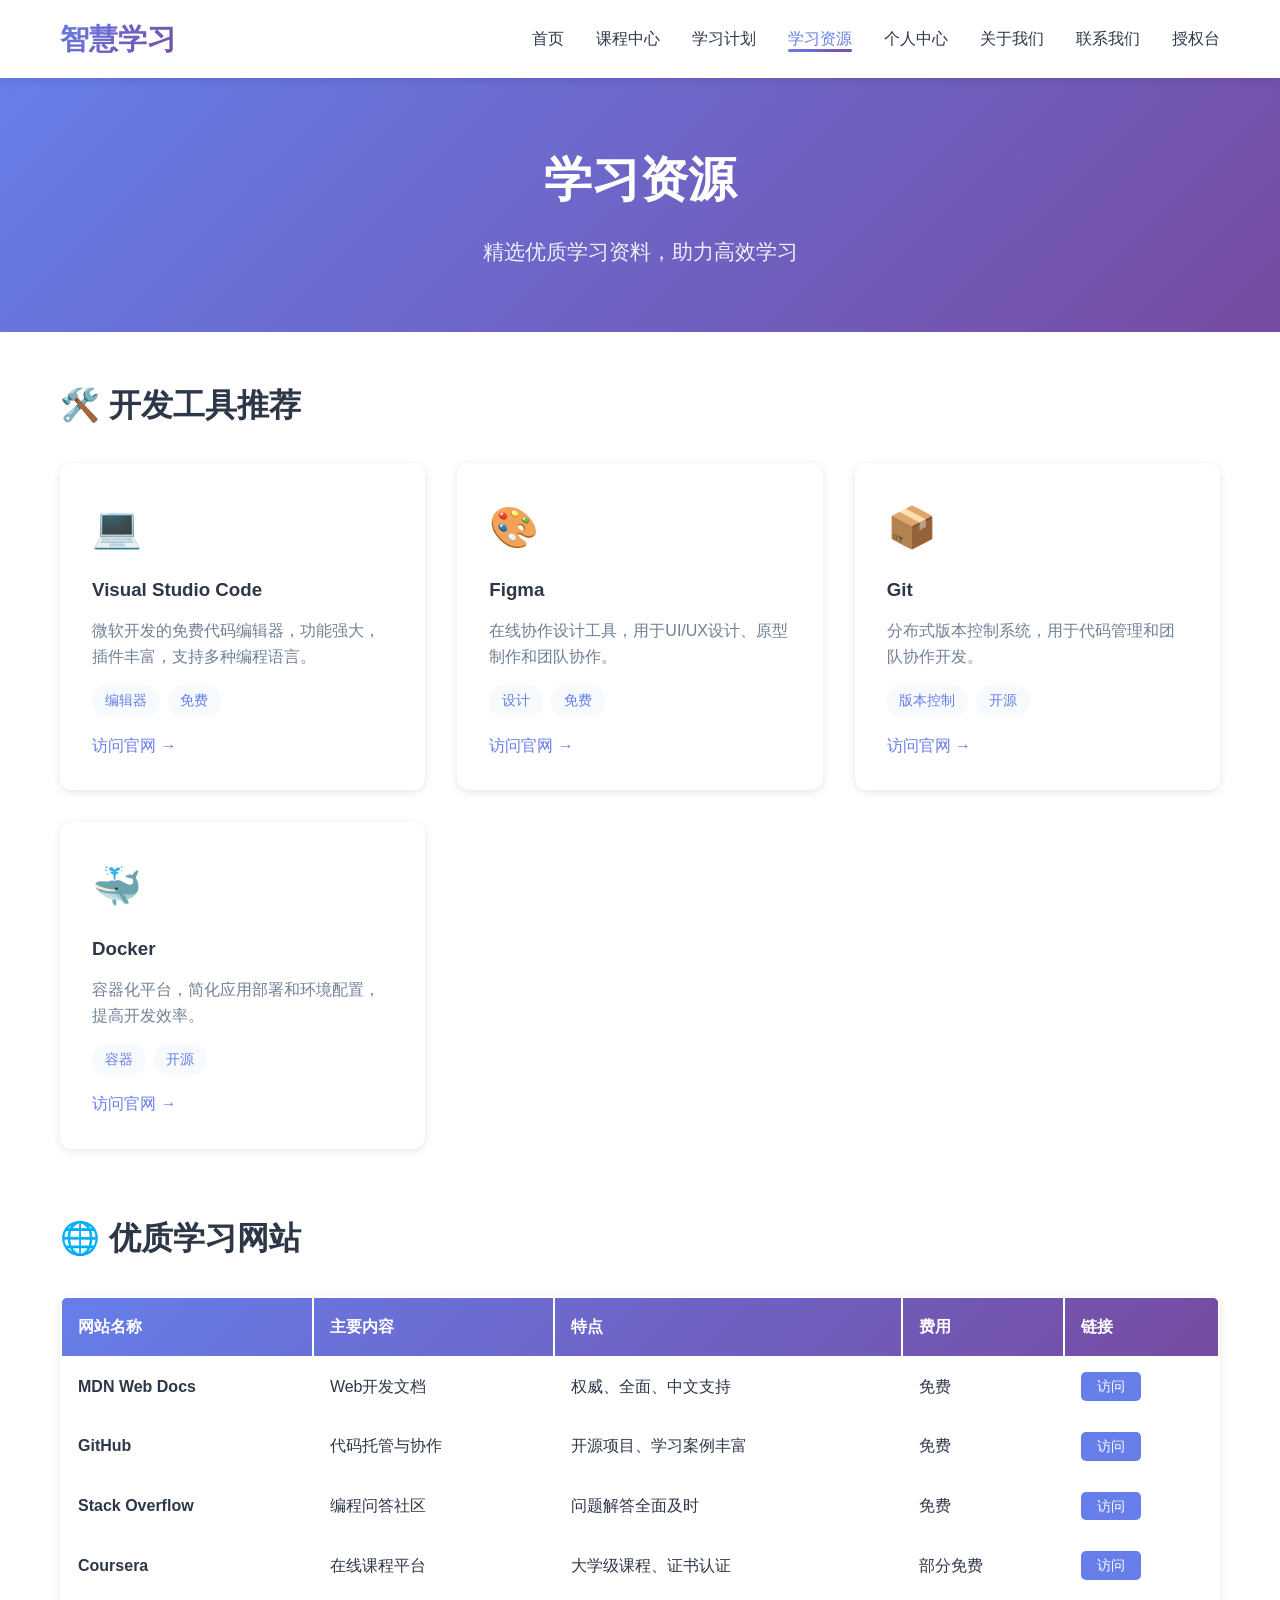
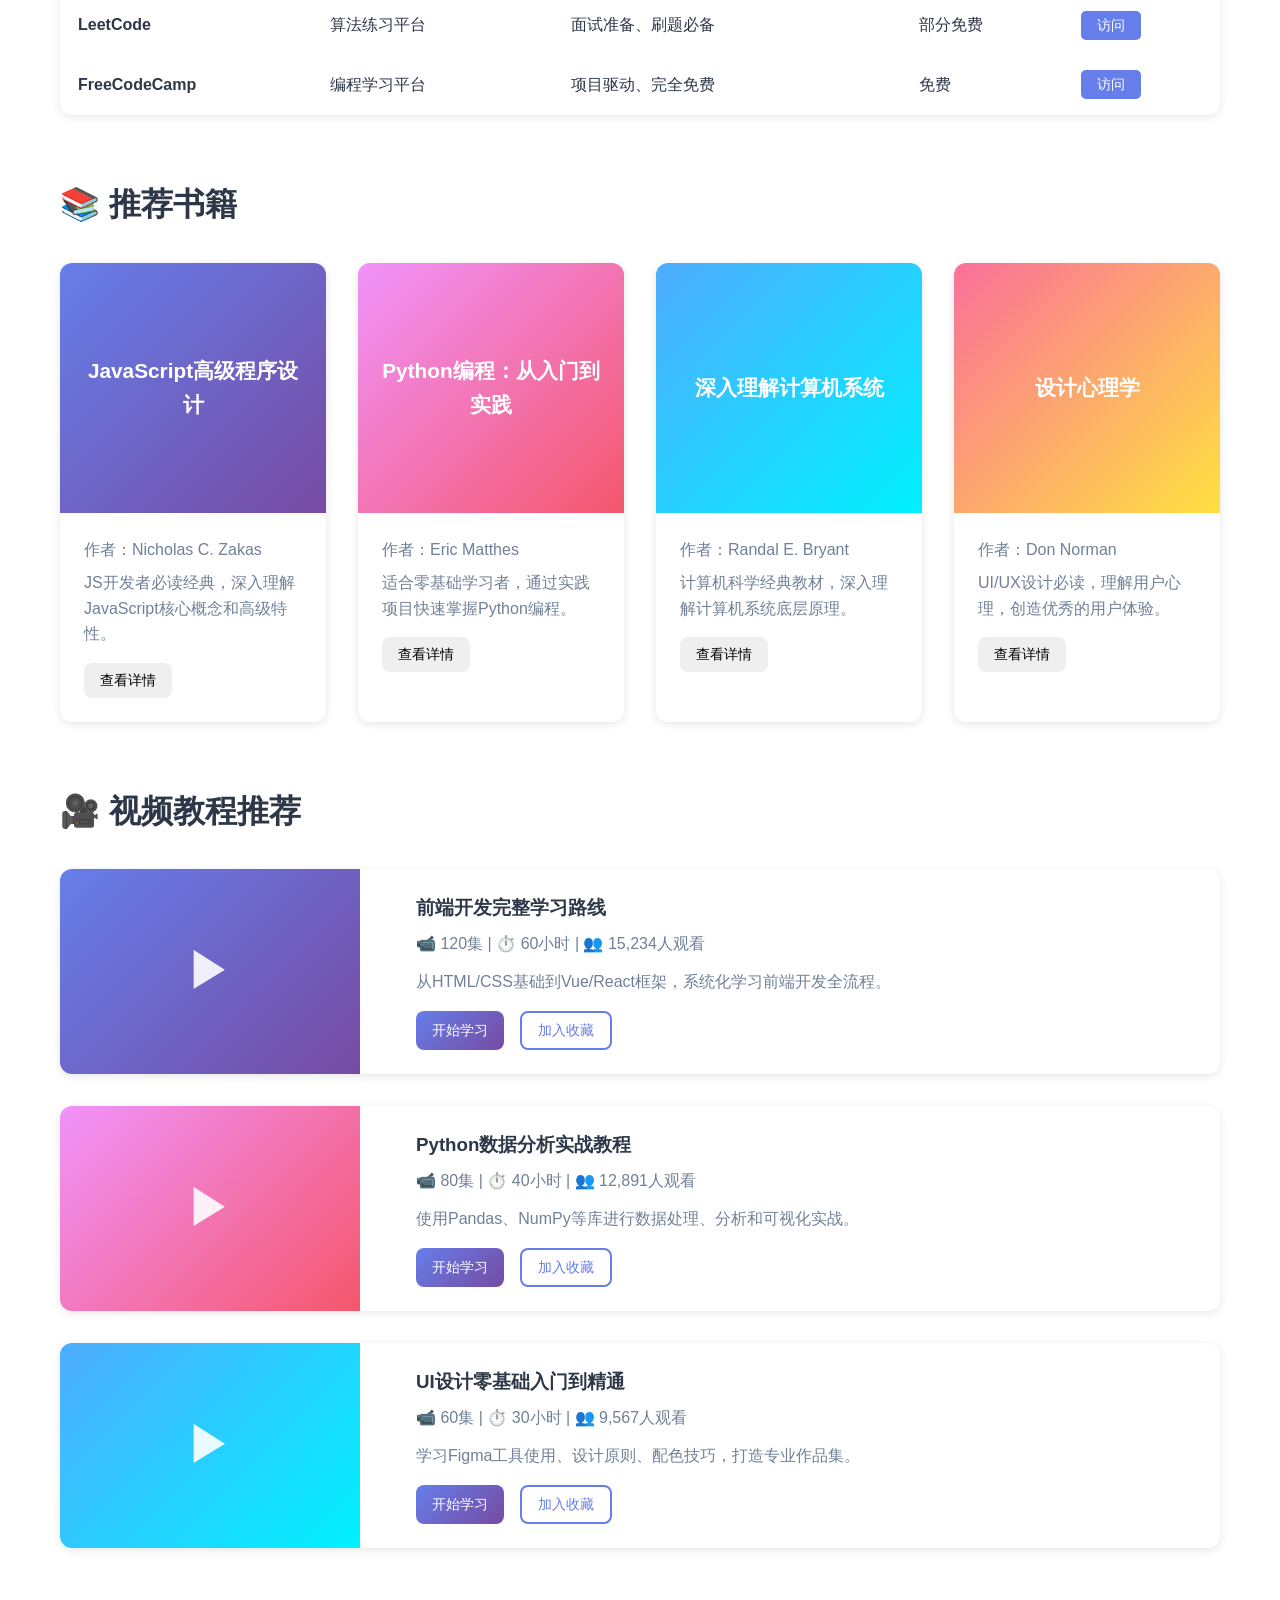
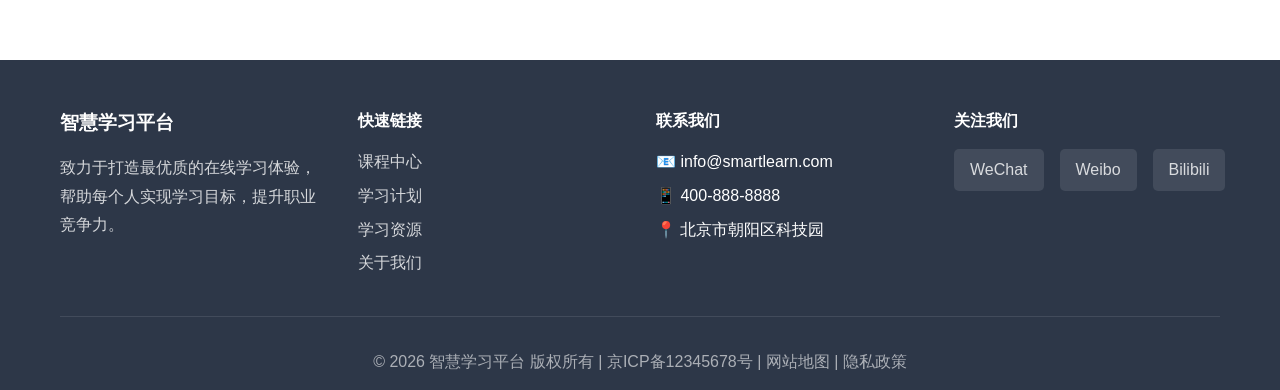
<file: resources.html>
﻿<!DOCTYPE html>
<html lang="zh-CN">
<head>
    <meta charset="UTF-8">
    <meta name="viewport" content="width=device-width, initial-scale=1.0">
    <title>学习资源 - 智慧学习平台</title>
    <link rel="stylesheet" href="css/style.css">
</head>
<body>
    <!-- 导航栏 -->
    <nav class="navbar">
        <div class="container">
            <div class="nav-brand">
                <h1>智慧学习</h1>
            </div>
            <ul class="nav-menu" id="navMenu">
                <li><a href="index.html">首页</a></li>
                <li><a href="courses.html">课程中心</a></li>
                <li><a href="plan.html">学习计划</a></li>
                <li><a href="resources.html" class="active">学习资源</a></li>
                <li><a href="profile.html">个人中心</a></li>
                <li><a href="about.html">关于我们</a></li>
                <li><a href="contact.html">联系我们</a></li>
                <li><a href="licenses.html">授权台</a></li>
            </ul>
            <div class="nav-toggle" id="navToggle">
                <span></span>
                <span></span>
                <span></span>
            </div>
        </div>
    </nav>

    <!-- 页面标题 -->
    <section class="page-header">
        <div class="container">
            <h1>学习资源</h1>
            <p>精选优质学习资料，助力高效学习</p>
        </div>
    </section>

    <!-- 资源分类 -->
    <section class="resources-section">
        <div class="container">
            <!-- 开发工具 -->
            <div class="resource-category">
                <h2 class="category-title">🛠️ 开发工具推荐</h2>
                <div class="resource-grid">
                    <div class="resource-card">
                        <div class="resource-icon">💻</div>
                        <h3>Visual Studio Code</h3>
                        <p>微软开发的免费代码编辑器，功能强大，插件丰富，支持多种编程语言。</p>
                        <div class="resource-tags">
                            <span class="tag">编辑器</span>
                            <span class="tag">免费</span>
                        </div>
                        <a href="#" class="resource-link">访问官网 →</a>
                    </div>

                    <div class="resource-card">
                        <div class="resource-icon">🎨</div>
                        <h3>Figma</h3>
                        <p>在线协作设计工具，用于UI/UX设计、原型制作和团队协作。</p>
                        <div class="resource-tags">
                            <span class="tag">设计</span>
                            <span class="tag">免费</span>
                        </div>
                        <a href="#" class="resource-link">访问官网 →</a>
                    </div>

                    <div class="resource-card">
                        <div class="resource-icon">📦</div>
                        <h3>Git</h3>
                        <p>分布式版本控制系统，用于代码管理和团队协作开发。</p>
                        <div class="resource-tags">
                            <span class="tag">版本控制</span>
                            <span class="tag">开源</span>
                        </div>
                        <a href="#" class="resource-link">访问官网 →</a>
                    </div>

                    <div class="resource-card">
                        <div class="resource-icon">🐳</div>
                        <h3>Docker</h3>
                        <p>容器化平台，简化应用部署和环境配置，提高开发效率。</p>
                        <div class="resource-tags">
                            <span class="tag">容器</span>
                            <span class="tag">开源</span>
                        </div>
                        <a href="#" class="resource-link">访问官网 →</a>
                    </div>
                </div>
            </div>

            <!-- 学习网站 -->
            <div class="resource-category">
                <h2 class="category-title">🌐 优质学习网站</h2>
                <table class="resource-table">
                    <thead>
                        <tr>
                            <th>网站名称</th>
                            <th>主要内容</th>
                            <th>特点</th>
                            <th>费用</th>
                            <th>链接</th>
                        </tr>
                    </thead>
                    <tbody>
                        <tr>
                            <td><strong>MDN Web Docs</strong></td>
                            <td>Web开发文档</td>
                            <td>权威、全面、中文支持</td>
                            <td>免费</td>
                            <td><a href="#" class="btn-link">访问</a></td>
                        </tr>
                        <tr>
                            <td><strong>GitHub</strong></td>
                            <td>代码托管与协作</td>
                            <td>开源项目、学习案例丰富</td>
                            <td>免费</td>
                            <td><a href="#" class="btn-link">访问</a></td>
                        </tr>
                        <tr>
                            <td><strong>Stack Overflow</strong></td>
                            <td>编程问答社区</td>
                            <td>问题解答全面及时</td>
                            <td>免费</td>
                            <td><a href="#" class="btn-link">访问</a></td>
                        </tr>
                        <tr>
                            <td><strong>Coursera</strong></td>
                            <td>在线课程平台</td>
                            <td>大学级课程、证书认证</td>
                            <td>部分免费</td>
                            <td><a href="#" class="btn-link">访问</a></td>
                        </tr>
                        <tr>
                            <td><strong>LeetCode</strong></td>
                            <td>算法练习平台</td>
                            <td>面试准备、刷题必备</td>
                            <td>部分免费</td>
                            <td><a href="#" class="btn-link">访问</a></td>
                        </tr>
                        <tr>
                            <td><strong>FreeCodeCamp</strong></td>
                            <td>编程学习平台</td>
                            <td>项目驱动、完全免费</td>
                            <td>免费</td>
                            <td><a href="#" class="btn-link">访问</a></td>
                        </tr>
                    </tbody>
                </table>
            </div>

            <!-- 电子书籍 -->
            <div class="resource-category">
                <h2 class="category-title">📚 推荐书籍</h2>
                <div class="books-grid">
                    <div class="book-card">
                        <div class="book-cover" style="background: linear-gradient(135deg, #667eea 0%, #764ba2 100%);">
                            <div class="book-title">JavaScript高级程序设计</div>
                        </div>
                        <div class="book-info">
                            <p class="book-author">作者：Nicholas C. Zakas</p>
                            <p class="book-desc">JS开发者必读经典，深入理解JavaScript核心概念和高级特性。</p>
                            <button class="btn btn-small">查看详情</button>
                        </div>
                    </div>

                    <div class="book-card">
                        <div class="book-cover" style="background: linear-gradient(135deg, #f093fb 0%, #f5576c 100%);">
                            <div class="book-title">Python编程：从入门到实践</div>
                        </div>
                        <div class="book-info">
                            <p class="book-author">作者：Eric Matthes</p>
                            <p class="book-desc">适合零基础学习者，通过实践项目快速掌握Python编程。</p>
                            <button class="btn btn-small">查看详情</button>
                        </div>
                    </div>

                    <div class="book-card">
                        <div class="book-cover" style="background: linear-gradient(135deg, #4facfe 0%, #00f2fe 100%);">
                            <div class="book-title">深入理解计算机系统</div>
                        </div>
                        <div class="book-info">
                            <p class="book-author">作者：Randal E. Bryant</p>
                            <p class="book-desc">计算机科学经典教材，深入理解计算机系统底层原理。</p>
                            <button class="btn btn-small">查看详情</button>
                        </div>
                    </div>

                    <div class="book-card">
                        <div class="book-cover" style="background: linear-gradient(135deg, #fa709a 0%, #fee140 100%);">
                            <div class="book-title">设计心理学</div>
                        </div>
                        <div class="book-info">
                            <p class="book-author">作者：Don Norman</p>
                            <p class="book-desc">UI/UX设计必读，理解用户心理，创造优秀的用户体验。</p>
                            <button class="btn btn-small">查看详情</button>
                        </div>
                    </div>
                </div>
            </div>

            <!-- 视频教程 -->
            <div class="resource-category">
                <h2 class="category-title">🎥 视频教程推荐</h2>
                <div class="video-list">
                    <div class="video-item">
                        <div class="video-thumbnail" style="background: linear-gradient(135deg, #667eea 0%, #764ba2 100%);">
                            <div class="play-icon">▶</div>
                        </div>
                        <div class="video-info">
                            <h3>前端开发完整学习路线</h3>
                            <p class="video-meta">📹 120集 | ⏱️ 60小时 | 👥 15,234人观看</p>
                            <p class="video-desc">从HTML/CSS基础到Vue/React框架，系统化学习前端开发全流程。</p>
                            <div class="video-actions">
                                <button class="btn btn-primary btn-small">开始学习</button>
                                <button class="btn btn-outline btn-small">加入收藏</button>
                            </div>
                        </div>
                    </div>

                    <div class="video-item">
                        <div class="video-thumbnail" style="background: linear-gradient(135deg, #f093fb 0%, #f5576c 100%);">
                            <div class="play-icon">▶</div>
                        </div>
                        <div class="video-info">
                            <h3>Python数据分析实战教程</h3>
                            <p class="video-meta">📹 80集 | ⏱️ 40小时 | 👥 12,891人观看</p>
                            <p class="video-desc">使用Pandas、NumPy等库进行数据处理、分析和可视化实战。</p>
                            <div class="video-actions">
                                <button class="btn btn-primary btn-small">开始学习</button>
                                <button class="btn btn-outline btn-small">加入收藏</button>
                            </div>
                        </div>
                    </div>

                    <div class="video-item">
                        <div class="video-thumbnail" style="background: linear-gradient(135deg, #4facfe 0%, #00f2fe 100%);">
                            <div class="play-icon">▶</div>
                        </div>
                        <div class="video-info">
                            <h3>UI设计零基础入门到精通</h3>
                            <p class="video-meta">📹 60集 | ⏱️ 30小时 | 👥 9,567人观看</p>
                            <p class="video-desc">学习Figma工具使用、设计原则、配色技巧，打造专业作品集。</p>
                            <div class="video-actions">
                                <button class="btn btn-primary btn-small">开始学习</button>
                                <button class="btn btn-outline btn-small">加入收藏</button>
                            </div>
                        </div>
                    </div>
                </div>
            </div>
        </div>
    </section>

    <!-- 页脚 -->
    <footer class="footer">
        <div class="container">
            <div class="footer-content">
                <div class="footer-section">
                    <h3>智慧学习平台</h3>
                    <p>致力于打造最优质的在线学习体验，帮助每个人实现学习目标，提升职业竞争力。</p>
                </div>
                <div class="footer-section">
                    <h4>快速链接</h4>
                    <ul>
                        <li><a href="courses.html">课程中心</a></li>
                        <li><a href="plan.html">学习计划</a></li>
                        <li><a href="resources.html">学习资源</a></li>
                        <li><a href="about.html">关于我们</a></li>
                    </ul>
                </div>
                <div class="footer-section">
                    <h4>联系我们</h4>
                    <ul>
                        <li>📧 info@smartlearn.com</li>
                        <li>📱 400-888-8888</li>
                        <li>📍 北京市朝阳区科技园</li>
                    </ul>
                </div>
                <div class="footer-section">
                    <h4>关注我们</h4>
                    <div class="social-links">
                        <a href="#" title="微信">WeChat</a>
                        <a href="#" title="微博">Weibo</a>
                        <a href="#" title="B站">Bilibili</a>
                    </div>
                </div>
            </div>
            <div class="footer-bottom">
                <p>&copy; 2026 智慧学习平台 版权所有 | 京ICP备12345678号 | 网站地图 | 隐私政策</p>
            </div>
        </div>
    </footer>

    <script src="js/script.js"></script>
</body>
</html>
</file>
<file: css/style.css>
/* ======================
   全局样式
   ====================== */
* {
    margin: 0;
    padding: 0;
    box-sizing: border-box;
}

:root {
    --primary-color: #667eea;
    --secondary-color: #764ba2;
    --accent-color: #f093fb;
    --text-dark: #2d3748;
    --text-light: #718096;
    --bg-light: #f7fafc;
    --border-color: #e2e8f0;
    --success-color: #48bb78;
    --warning-color: #ed8936;
    --error-color: #f56565;
    --white: #ffffff;
}

body {
    font-family: -apple-system, BlinkMacSystemFont, 'Segoe UI', 'PingFang SC', 'Hiragino Sans GB', 
                 'Microsoft YaHei', 'Helvetica Neue', Helvetica, Arial, sans-serif;
    line-height: 1.6;
    color: var(--text-dark);
    background-color: var(--white);
}

.container {
    max-width: 1200px;
    margin: 0 auto;
    padding: 0 20px;
}

/* ======================
   导航栏样式
   ====================== */
.navbar {
    background: var(--white);
    box-shadow: 0 2px 10px rgba(0, 0, 0, 0.1);
    position: sticky;
    top: 0;
    z-index: 1000;
    padding: 1rem 0;
}

.navbar .container {
    display: flex;
    justify-content: space-between;
    align-items: center;
}

.nav-brand h1 {
    font-size: 1.8rem;
    background: linear-gradient(135deg, var(--primary-color), var(--secondary-color));
    -webkit-background-clip: text;
    -webkit-text-fill-color: transparent;
    background-clip: text;
}

.nav-menu {
    display: flex;
    list-style: none;
    gap: 2rem;
}

.nav-menu a {
    text-decoration: none;
    color: var(--text-dark);
    font-weight: 500;
    transition: color 0.3s;
    position: relative;
}

.nav-menu a:hover,
.nav-menu a.active {
    color: var(--primary-color);
}

.nav-menu a.active::after {
    content: '';
    position: absolute;
    bottom: -5px;
    left: 0;
    width: 100%;
    height: 3px;
    background: linear-gradient(135deg, var(--primary-color), var(--secondary-color));
    border-radius: 2px;
}

.nav-toggle {
    display: none;
    flex-direction: column;
    cursor: pointer;
    gap: 5px;
}

.nav-toggle span {
    width: 25px;
    height: 3px;
    background: var(--text-dark);
    border-radius: 2px;
    transition: all 0.3s;
}

/* ======================
   Banner轮播图样式
   ====================== */
.banner {
    position: relative;
    height: 500px;
    overflow: hidden;
}

.slider {
    position: relative;
    height: 100%;
}

.slide {
    position: absolute;
    top: 0;
    left: 0;
    width: 100%;
    height: 100%;
    opacity: 0;
    transition: opacity 0.5s ease-in-out;
    background: linear-gradient(135deg, var(--primary-color) 0%, var(--secondary-color) 100%);
    display: flex;
    align-items: center;
    justify-content: center;
}

.slide.active {
    opacity: 1;
}

.slide:nth-child(2) {
    background: linear-gradient(135deg, #f093fb 0%, #f5576c 100%);
}

.slide:nth-child(3) {
    background: linear-gradient(135deg, #4facfe 0%, #00f2fe 100%);
}

.slide-content {
    display: flex;
    align-items: center;
    justify-content: space-between;
    gap: 3rem;
    color: var(--white);
    padding: 2rem 4rem;
    width: 100%;
    max-width: 1100px;
    box-sizing: border-box;
}

.slide-text {
    flex: 1;
    text-align: left;
    animation: slideDown 0.8s ease-out;
}

.slide-illustration {
    flex: 0 0 auto;
    animation: slideUp 0.8s ease-out;
}

.slide-content h2 {
    font-size: 2.8rem;
    margin-bottom: 1rem;
    line-height: 1.25;
}

.slide-content p {
    font-size: 1.2rem;
    margin-bottom: 2rem;
    opacity: .9;
}

@keyframes slideDown {
    from {
        opacity: 0;
        transform: translateY(-30px);
    }
    to {
        opacity: 1;
        transform: translateY(0);
    }
}

@keyframes slideUp {
    from {
        opacity: 0;
        transform: translateY(30px);
    }
    to {
        opacity: 1;
        transform: translateY(0);
    }
}

.slider-controls {
    position: absolute;
    top: 50%;
    width: 100%;
    display: flex;
    justify-content: space-between;
    padding: 0 2rem;
    transform: translateY(-50%);
}

.slider-controls button {
    background: rgba(255, 255, 255, 0.3);
    border: none;
    color: var(--white);
    font-size: 2rem;
    width: 50px;
    height: 50px;
    border-radius: 50%;
    cursor: pointer;
    transition: background 0.3s;
}

.slider-controls button:hover {
    background: rgba(255, 255, 255, 0.5);
}

.slider-dots {
    position: absolute;
    bottom: 20px;
    left: 50%;
    transform: translateX(-50%);
    display: flex;
    gap: 10px;
}

.slider-dots .dot {
    width: 12px;
    height: 12px;
    border-radius: 50%;
    background: rgba(255, 255, 255, 0.5);
    cursor: pointer;
    transition: background 0.3s;
}

.slider-dots .dot.active {
    background: var(--white);
}

/* ======================
   按钮样式
   ====================== */
.btn {
    display: inline-block;
    padding: 0.75rem 1.5rem;
    border: none;
    border-radius: 8px;
    font-size: 1rem;
    font-weight: 500;
    cursor: pointer;
    text-decoration: none;
    transition: all 0.3s;
}

.btn-primary {
    background: linear-gradient(135deg, var(--primary-color), var(--secondary-color));
    color: var(--white);
}

.btn-primary:hover {
    transform: translateY(-2px);
    box-shadow: 0 5px 15px rgba(102, 126, 234, 0.4);
}

.btn-secondary {
    background: var(--white);
    color: var(--primary-color);
    border: 2px solid var(--primary-color);
}

.btn-secondary:hover {
    background: var(--primary-color);
    color: var(--white);
}

.btn-outline {
    background: transparent;
    color: var(--primary-color);
    border: 2px solid var(--primary-color);
}

.btn-outline:hover {
    background: var(--primary-color);
    color: var(--white);
}

.btn-large {
    padding: 1rem 2rem;
    font-size: 1.1rem;
}

.btn-small {
    padding: 0.5rem 1rem;
    font-size: 0.9rem;
}

/* ======================
   特色功能区
   ====================== */
.features {
    padding: 5rem 0;
    background: var(--bg-light);
}

.section-title {
    text-align: center;
    font-size: 2.5rem;
    margin-bottom: 3rem;
    color: var(--text-dark);
}

.feature-grid {
    display: grid;
    grid-template-columns: repeat(auto-fit, minmax(250px, 1fr));
    gap: 2rem;
}

.feature-card {
    background: var(--white);
    padding: 2rem;
    border-radius: 12px;
    text-align: center;
    box-shadow: 0 4px 6px rgba(0, 0, 0, 0.1);
    transition: transform 0.3s, box-shadow 0.3s;
}

.feature-card:hover {
    transform: translateY(-5px);
    box-shadow: 0 10px 20px rgba(0, 0, 0, 0.15);
}

.feature-icon {
    font-size: 3rem;
    margin-bottom: 1rem;
}

.feature-card h3 {
    font-size: 1.5rem;
    margin-bottom: 1rem;
    color: var(--text-dark);
}

.feature-card p {
    color: var(--text-light);
    line-height: 1.8;
}

/* ======================
   热门课程区
   ====================== */
.popular-courses {
    padding: 5rem 0;
}

.course-grid {
    display: grid;
    grid-template-columns: repeat(auto-fit, minmax(320px, 1fr));
    gap: 2rem;
}

.course-card {
    background: var(--white);
    border-radius: 12px;
    overflow: hidden;
    box-shadow: 0 4px 6px rgba(0, 0, 0, 0.1);
    transition: transform 0.3s, box-shadow 0.3s;
}

.course-card:hover {
    transform: translateY(-5px);
    box-shadow: 0 10px 25px rgba(0, 0, 0, 0.15);
}

.course-image {
    height: 200px;
    display: flex;
    align-items: center;
    justify-content: center;
    color: var(--white);
    font-size: 1.5rem;
    font-weight: bold;
}

.course-info {
    padding: 1.5rem;
}

.course-info h3 {
    font-size: 1.3rem;
    margin-bottom: 0.8rem;
    color: var(--text-dark);
}

.course-desc {
    color: var(--text-light);
    margin-bottom: 1rem;
    line-height: 1.6;
}

.course-meta {
    display: flex;
    justify-content: space-between;
    margin-bottom: 1rem;
    font-size: 0.9rem;
}

.course-level {
    background: var(--bg-light);
    padding: 0.3rem 0.8rem;
    border-radius: 20px;
    color: var(--primary-color);
    font-weight: 500;
}

.course-students {
    color: var(--text-light);
}

/* ======================
   统计数据区
   ====================== */
.stats {
    padding: 5rem 0;
    background: linear-gradient(135deg, var(--primary-color) 0%, var(--secondary-color) 100%);
    color: var(--white);
}

.stats-grid {
    display: grid;
    grid-template-columns: repeat(auto-fit, minmax(200px, 1fr));
    gap: 2rem;
}

.stat-item {
    text-align: center;
}

.stat-number {
    font-size: 3rem;
    font-weight: bold;
    margin-bottom: 0.5rem;
}

.stat-item p {
    font-size: 1.1rem;
    opacity: 0.9;
}

/* ======================
   页脚样式
   ====================== */
.footer {
    background: var(--text-dark);
    color: var(--white);
    padding: 3rem 0 1rem;
}

.footer-content {
    display: grid;
    grid-template-columns: repeat(auto-fit, minmax(250px, 1fr));
    gap: 2rem;
    margin-bottom: 2rem;
}

.footer-section h3,
.footer-section h4 {
    margin-bottom: 1rem;
}

.footer-section p {
    color: rgba(255, 255, 255, 0.8);
    line-height: 1.8;
}

.footer-section ul {
    list-style: none;
}

.footer-section ul li {
    margin-bottom: 0.5rem;
}

.footer-section a {
    color: rgba(255, 255, 255, 0.8);
    text-decoration: none;
    transition: color 0.3s;
}

.footer-section a:hover {
    color: var(--white);
}

.social-links {
    display: flex;
    gap: 1rem;
}

.social-links a {
    padding: 0.5rem 1rem;
    background: rgba(255, 255, 255, 0.1);
    border-radius: 5px;
    transition: background 0.3s;
}

.social-links a:hover {
    background: rgba(255, 255, 255, 0.2);
}

.footer-bottom {
    text-align: center;
    padding-top: 2rem;
    border-top: 1px solid rgba(255, 255, 255, 0.1);
    color: rgba(255, 255, 255, 0.6);
}

/* ======================
   页面标题
   ====================== */
.page-header {
    background: linear-gradient(135deg, var(--primary-color) 0%, var(--secondary-color) 100%);
    color: var(--white);
    padding: 4rem 0;
    text-align: center;
}

.page-header h1 {
    font-size: 3rem;
    margin-bottom: 1rem;
}

.page-header p {
    font-size: 1.3rem;
    opacity: 0.9;
}

/* ======================
   课程中心页面
   ====================== */
.course-filter {
    padding: 2rem 0;
    background: var(--bg-light);
}

.filter-tabs {
    display: flex;
    gap: 1rem;
    margin-bottom: 1.5rem;
    flex-wrap: wrap;
}

.filter-btn {
    padding: 0.6rem 1.2rem;
    border: 2px solid var(--border-color);
    background: var(--white);
    border-radius: 25px;
    cursor: pointer;
    transition: all 0.3s;
    font-weight: 500;
}

.filter-btn:hover,
.filter-btn.active {
    background: var(--primary-color);
    color: var(--white);
    border-color: var(--primary-color);
}

.filter-search {
    display: flex;
    gap: 1rem;
}

.filter-search input {
    flex: 1;
    padding: 0.8rem 1.2rem;
    border: 2px solid var(--border-color);
    border-radius: 8px;
    font-size: 1rem;
}

.filter-search button {
    padding: 0.8rem 1.5rem;
    background: var(--primary-color);
    color: var(--white);
    border: none;
    border-radius: 8px;
    cursor: pointer;
    font-weight: 500;
    transition: background 0.3s;
}

.filter-search button:hover {
    background: var(--secondary-color);
}

.courses-section {
    padding: 3rem 0;
}

.courses-list {
    display: grid;
    gap: 2rem;
}

.course-item {
    display: flex;
    gap: 2rem;
    background: var(--white);
    border-radius: 12px;
    overflow: hidden;
    box-shadow: 0 2px 8px rgba(0, 0, 0, 0.1);
    transition: transform 0.3s, box-shadow 0.3s;
}

.course-item:hover {
    transform: translateY(-3px);
    box-shadow: 0 5px 15px rgba(0, 0, 0, 0.15);
}

.course-thumbnail {
    width: 250px;
    min-height: 200px;
    position: relative;
    display: flex;
    align-items: center;
    justify-content: center;
}

.course-badge {
    position: absolute;
    top: 10px;
    right: 10px;
    background: var(--warning-color);
    color: var(--white);
    padding: 0.3rem 0.8rem;
    border-radius: 20px;
    font-size: 0.85rem;
    font-weight: bold;
}

.course-details {
    flex: 1;
    padding: 1.5rem;
    display: flex;
    flex-direction: column;
}

.course-details h3 {
    font-size: 1.4rem;
    margin-bottom: 0.5rem;
    color: var(--text-dark);
}

.course-instructor {
    color: var(--text-light);
    margin-bottom: 0.8rem;
}

.course-description {
    color: var(--text-light);
    line-height: 1.6;
    margin-bottom: 1rem;
    flex: 1;
}

.course-stats {
    display: flex;
    gap: 1.5rem;
    margin-bottom: 1rem;
    color: var(--text-light);
}

.course-price {
    color: var(--error-color);
    font-weight: bold;
    font-size: 1.2rem;
}

/* ======================
   学习计划页面
   ====================== */
.plan-generator {
    padding: 3rem 0;
    background: var(--bg-light);
}

.plan-form-card {
    max-width: 700px;
    margin: 0 auto;
    background: var(--white);
    padding: 3rem;
    border-radius: 12px;
    box-shadow: 0 4px 6px rgba(0, 0, 0, 0.1);
}

.plan-form-card h2 {
    text-align: center;
    margin-bottom: 2rem;
    color: var(--text-dark);
}

.form-group {
    margin-bottom: 1.5rem;
}

.form-group label {
    display: block;
    margin-bottom: 0.5rem;
    font-weight: 500;
    color: var(--text-dark);
}

.form-group input,
.form-group select,
.form-group textarea {
    width: 100%;
    padding: 0.8rem;
    border: 2px solid var(--border-color);
    border-radius: 8px;
    font-size: 1rem;
    font-family: inherit;
    transition: border-color 0.3s;
}

.form-group input:focus,
.form-group select:focus,
.form-group textarea:focus {
    outline: none;
    border-color: var(--primary-color);
}

.radio-group {
    display: flex;
    gap: 1rem;
}

.radio-group label {
    display: flex;
    align-items: center;
    gap: 0.5rem;
    cursor: pointer;
    padding: 0.8rem 1.2rem;
    border: 2px solid var(--border-color);
    border-radius: 8px;
    transition: all 0.3s;
}

.radio-group label:hover {
    border-color: var(--primary-color);
}

.radio-group input[type="radio"]:checked + span {
    color: var(--primary-color);
    font-weight: 500;
}

.learning-paths {
    padding: 5rem 0;
}

.paths-grid {
    display: grid;
    grid-template-columns: repeat(auto-fit, minmax(350px, 1fr));
    gap: 2rem;
}

.path-card {
    background: var(--white);
    border-radius: 12px;
    overflow: hidden;
    box-shadow: 0 4px 6px rgba(0, 0, 0, 0.1);
    transition: transform 0.3s;
}

.path-card:hover {
    transform: translateY(-5px);
}

.path-header {
    background: linear-gradient(135deg, var(--primary-color) 0%, var(--secondary-color) 100%);
    color: var(--white);
    padding: 1.5rem;
    display: flex;
    justify-content: space-between;
    align-items: center;
}

.path-header h3 {
    font-size: 1.3rem;
}

.path-duration {
    background: rgba(255, 255, 255, 0.2);
    padding: 0.3rem 0.8rem;
    border-radius: 20px;
    font-size: 0.9rem;
}

.path-content {
    padding: 2rem;
}

.path-steps {
    margin-bottom: 2rem;
}

.step {
    display: flex;
    gap: 1rem;
    margin-bottom: 1.5rem;
}

.step-number {
    width: 40px;
    height: 40px;
    border-radius: 50%;
    background: linear-gradient(135deg, var(--primary-color), var(--secondary-color));
    color: var(--white);
    display: flex;
    align-items: center;
    justify-content: center;
    font-weight: bold;
    flex-shrink: 0;
}

.step-info h4 {
    margin-bottom: 0.3rem;
    color: var(--text-dark);
}

.step-info p {
    color: var(--text-light);
    font-size: 0.9rem;
}

.study-tips {
    padding: 5rem 0;
    background: var(--bg-light);
}

.tips-grid {
    display: grid;
    grid-template-columns: repeat(auto-fit, minmax(250px, 1fr));
    gap: 2rem;
}

.tip-card {
    background: var(--white);
    padding: 2rem;
    border-radius: 12px;
    text-align: center;
    box-shadow: 0 2px 8px rgba(0, 0, 0, 0.1);
}

.tip-icon {
    font-size: 3rem;
    margin-bottom: 1rem;
}

.tip-card h3 {
    margin-bottom: 0.8rem;
    color: var(--text-dark);
}

.tip-card p {
    color: var(--text-light);
    line-height: 1.6;
}

/* ======================
   学习资源页面
   ====================== */
.resources-section {
    padding: 3rem 0;
}

.resource-category {
    margin-bottom: 4rem;
}

.category-title {
    font-size: 2rem;
    margin-bottom: 2rem;
    color: var(--text-dark);
}

.resource-grid {
    display: grid;
    grid-template-columns: repeat(auto-fit, minmax(280px, 1fr));
    gap: 2rem;
}

.resource-card {
    background: var(--white);
    padding: 2rem;
    border-radius: 12px;
    box-shadow: 0 2px 8px rgba(0, 0, 0, 0.1);
    transition: transform 0.3s;
}

.resource-card:hover {
    transform: translateY(-3px);
}

.resource-icon {
    font-size: 2.5rem;
    margin-bottom: 1rem;
}

.resource-card h3 {
    margin-bottom: 0.8rem;
    color: var(--text-dark);
}

.resource-card p {
    color: var(--text-light);
    line-height: 1.6;
    margin-bottom: 1rem;
}

.resource-tags {
    display: flex;
    gap: 0.5rem;
    margin-bottom: 1rem;
}

.tag {
    background: var(--bg-light);
    padding: 0.3rem 0.8rem;
    border-radius: 15px;
    font-size: 0.85rem;
    color: var(--primary-color);
}

.resource-link {
    color: var(--primary-color);
    text-decoration: none;
    font-weight: 500;
    transition: color 0.3s;
}

.resource-link:hover {
    color: var(--secondary-color);
}

.resource-table {
    width: 100%;
    background: var(--white);
    border-radius: 12px;
    overflow: hidden;
    box-shadow: 0 2px 8px rgba(0, 0, 0, 0.1);
}

.resource-table thead {
    background: linear-gradient(135deg, var(--primary-color) 0%, var(--secondary-color) 100%);
    color: var(--white);
}

.resource-table th,
.resource-table td {
    padding: 1rem;
    text-align: left;
}

.resource-table tbody tr {
    border-bottom: 1px solid var(--border-color);
    transition: background 0.3s;
}

.resource-table tbody tr:hover {
    background: var(--bg-light);
}

.btn-link {
    padding: 0.4rem 1rem;
    background: var(--primary-color);
    color: var(--white);
    text-decoration: none;
    border-radius: 5px;
    font-size: 0.9rem;
    transition: background 0.3s;
}

.btn-link:hover {
    background: var(--secondary-color);
}

.books-grid {
    display: grid;
    grid-template-columns: repeat(auto-fit, minmax(250px, 1fr));
    gap: 2rem;
}

.book-card {
    background: var(--white);
    border-radius: 12px;
    overflow: hidden;
    box-shadow: 0 2px 8px rgba(0, 0, 0, 0.1);
    transition: transform 0.3s;
}

.book-card:hover {
    transform: translateY(-5px);
}

.book-cover {
    height: 250px;
    display: flex;
    align-items: center;
    justify-content: center;
    padding: 1.5rem;
}

.book-title {
    color: var(--white);
    font-size: 1.3rem;
    font-weight: bold;
    text-align: center;
}

.book-info {
    padding: 1.5rem;
}

.book-author {
    color: var(--text-light);
    margin-bottom: 0.5rem;
}

.book-desc {
    color: var(--text-light);
    line-height: 1.6;
    margin-bottom: 1rem;
}

.video-list {
    display: flex;
    flex-direction: column;
    gap: 2rem;
}

.video-item {
    display: flex;
    gap: 2rem;
    background: var(--white);
    border-radius: 12px;
    overflow: hidden;
    box-shadow: 0 2px 8px rgba(0, 0, 0, 0.1);
}

.video-thumbnail {
    width: 300px;
    min-height: 200px;
    position: relative;
    display: flex;
    align-items: center;
    justify-content: center;
}

.play-icon {
    font-size: 3rem;
    color: var(--white);
    opacity: 0.9;
}

.video-info {
    flex: 1;
    padding: 1.5rem;
}

.video-info h3 {
    margin-bottom: 0.5rem;
    color: var(--text-dark);
}

.video-meta {
    color: var(--text-light);
    margin-bottom: 0.8rem;
}

.video-desc {
    color: var(--text-light);
    line-height: 1.6;
    margin-bottom: 1rem;
}

.video-actions {
    display: flex;
    gap: 1rem;
}

/* ======================
   个人中心页面
   ====================== */
.profile-section {
    padding: 3rem 0;
    background: var(--bg-light);
}

.profile-layout {
    display: grid;
    grid-template-columns: 300px 1fr;
    gap: 2rem;
}

.profile-sidebar {
    display: flex;
    flex-direction: column;
    gap: 1.5rem;
}

.user-card {
    background: var(--white);
    padding: 2rem;
    border-radius: 12px;
    text-align: center;
    box-shadow: 0 2px 8px rgba(0, 0, 0, 0.1);
}

.user-avatar img {
    width: 100px;
    height: 100px;
    border-radius: 50%;
    margin-bottom: 1rem;
}

.user-card h3 {
    margin-bottom: 0.5rem;
    color: var(--text-dark);
}

.user-email {
    color: var(--text-light);
    margin-bottom: 1.5rem;
}

.user-stats {
    display: flex;
    justify-content: space-around;
    padding-top: 1rem;
    border-top: 1px solid var(--border-color);
}

.stat {
    display: flex;
    flex-direction: column;
    align-items: center;
}

.stat-value {
    font-size: 1.5rem;
    font-weight: bold;
    color: var(--primary-color);
}

.stat-label {
    font-size: 0.85rem;
    color: var(--text-light);
    margin-top: 0.3rem;
}

.profile-nav {
    background: var(--white);
    border-radius: 12px;
    box-shadow: 0 2px 8px rgba(0, 0, 0, 0.1);
}

.profile-nav ul {
    list-style: none;
}

.profile-nav a {
    display: block;
    padding: 1rem 1.5rem;
    color: var(--text-dark);
    text-decoration: none;
    transition: all 0.3s;
}

.profile-nav a:hover,
.profile-nav a.active {
    background: var(--bg-light);
    color: var(--primary-color);
    padding-left: 2rem;
}

.profile-content {
    display: flex;
    flex-direction: column;
    gap: 2rem;
}

.content-section {
    background: var(--white);
    padding: 2rem;
    border-radius: 12px;
    box-shadow: 0 2px 8px rgba(0, 0, 0, 0.1);
}

.content-section h2 {
    margin-bottom: 1.5rem;
    color: var(--text-dark);
}

.overview-cards {
    display: grid;
    grid-template-columns: repeat(auto-fit, minmax(200px, 1fr));
    gap: 1.5rem;
    margin-bottom: 2rem;
}

.overview-card {
    display: flex;
    gap: 1rem;
    padding: 1.5rem;
    background: var(--bg-light);
    border-radius: 10px;
}

.card-icon {
    font-size: 2.5rem;
}

.card-info h3 {
    font-size: 0.9rem;
    color: var(--text-light);
    margin-bottom: 0.5rem;
}

.big-number {
    font-size: 2rem;
    font-weight: bold;
    color: var(--primary-color);
}

.big-number span {
    font-size: 1rem;
    font-weight: normal;
}

.card-note {
    font-size: 0.85rem;
    color: var(--text-light);
    margin-top: 0.3rem;
}

.learning-chart {
    padding: 1.5rem;
    background: var(--bg-light);
    border-radius: 10px;
}

.learning-chart h3 {
    margin-bottom: 1.5rem;
    color: var(--text-dark);
}

.chart-container {
    display: flex;
    align-items: flex-end;
    justify-content: space-around;
    height: 200px;
    margin-bottom: 1rem;
}

.chart-bar {
    width: 60px;
    background: linear-gradient(to top, var(--primary-color), var(--secondary-color));
    border-radius: 5px 5px 0 0;
    cursor: pointer;
    transition: opacity 0.3s;
}

.chart-bar:hover {
    opacity: 0.8;
}

.chart-labels {
    display: flex;
    justify-content: space-around;
    color: var(--text-light);
    font-size: 0.9rem;
}

.learning-courses {
    display: flex;
    flex-direction: column;
    gap: 1.5rem;
}

.learning-course-card {
    display: flex;
    gap: 1.5rem;
    padding: 1.5rem;
    background: var(--bg-light);
    border-radius: 10px;
}

.learning-course-card .course-thumbnail {
    width: 150px;
    height: 100px;
    border-radius: 8px;
}

.learning-course-card .course-details {
    flex: 1;
}

.learning-course-card h3 {
    margin-bottom: 0.8rem;
}

.progress-bar {
    width: 100%;
    height: 8px;
    background: var(--border-color);
    border-radius: 10px;
    overflow: hidden;
    margin-bottom: 0.5rem;
}

.progress-fill {
    height: 100%;
    background: linear-gradient(to right, var(--primary-color), var(--secondary-color));
    border-radius: 10px;
}

.progress-info {
    display: flex;
    justify-content: space-between;
    font-size: 0.85rem;
    color: var(--text-light);
    margin-bottom: 1rem;
}

.achievements-grid {
    display: grid;
    grid-template-columns: repeat(auto-fit, minmax(150px, 1fr));
    gap: 1.5rem;
}

.achievement-badge {
    text-align: center;
    padding: 1.5rem;
    background: var(--bg-light);
    border-radius: 10px;
}

.achievement-badge.locked {
    opacity: 0.5;
}

.badge-icon {
    width: 80px;
    height: 80px;
    margin: 0 auto 1rem;
    border-radius: 50%;
    display: flex;
    align-items: center;
    justify-content: center;
    font-size: 2rem;
}

.achievement-badge h4 {
    margin-bottom: 0.3rem;
    color: var(--text-dark);
}

.achievement-badge p {
    font-size: 0.85rem;
    color: var(--text-light);
}

/* ======================
   关于我们页面
   ====================== */
.about-intro {
    padding: 5rem 0;
}

.intro-content {
    display: grid;
    grid-template-columns: 1fr 1fr;
    gap: 3rem;
    align-items: center;
}

.intro-text h2 {
    font-size: 2.5rem;
    margin-bottom: 1.5rem;
    color: var(--text-dark);
}

.lead {
    font-size: 1.2rem;
    color: var(--text-dark);
    font-weight: 500;
    margin-bottom: 1rem;
}

.intro-text p {
    color: var(--text-light);
    line-height: 1.8;
    margin-bottom: 1rem;
}

.mission-section {
    padding: 5rem 0;
    background: var(--bg-light);
}

.mission-grid {
    display: grid;
    grid-template-columns: repeat(auto-fit, minmax(280px, 1fr));
    gap: 2rem;
}

.mission-card {
    background: var(--white);
    padding: 2.5rem;
    border-radius: 12px;
    text-align: center;
    box-shadow: 0 2px 8px rgba(0, 0, 0, 0.1);
}

.mission-icon {
    font-size: 3.5rem;
    margin-bottom: 1rem;
}

.mission-card h3 {
    font-size: 1.5rem;
    margin-bottom: 1rem;
    color: var(--text-dark);
}

.mission-card p {
    color: var(--text-light);
    line-height: 1.8;
}

.advantages-section {
    padding: 5rem 0;
}

.advantages-list {
    display: flex;
    flex-direction: column;
    gap: 2rem;
}

.advantage-item {
    display: flex;
    gap: 2rem;
    padding: 2rem;
    background: var(--bg-light);
    border-radius: 12px;
}

.advantage-number {
    font-size: 3rem;
    font-weight: bold;
    color: var(--primary-color);
    opacity: 0.3;
    line-height: 1;
}

.advantage-content h3 {
    font-size: 1.5rem;
    margin-bottom: 0.8rem;
    color: var(--text-dark);
}

.advantage-content p {
    color: var(--text-light);
    line-height: 1.8;
}

.team-section {
    padding: 5rem 0;
    background: var(--bg-light);
}

.team-grid {
    display: grid;
    grid-template-columns: repeat(auto-fit, minmax(250px, 1fr));
    gap: 2rem;
}

.team-member {
    background: var(--white);
    padding: 2rem;
    border-radius: 12px;
    text-align: center;
    box-shadow: 0 2px 8px rgba(0, 0, 0, 0.1);
    transition: transform 0.3s;
}

.team-member:hover {
    transform: translateY(-5px);
}

.member-avatar {
    width: 120px;
    height: 120px;
    margin: 0 auto 1rem;
    border-radius: 50%;
}

.team-member h3 {
    margin-bottom: 0.3rem;
    color: var(--text-dark);
}

.member-title {
    color: var(--primary-color);
    font-weight: 500;
    margin-bottom: 1rem;
}

.member-bio {
    color: var(--text-light);
    line-height: 1.6;
    font-size: 0.9rem;
}

.timeline-section {
    padding: 5rem 0;
}

.timeline {
    max-width: 800px;
    margin: 0 auto;
    position: relative;
}

.timeline::before {
    content: '';
    position: absolute;
    left: 80px;
    top: 0;
    bottom: 0;
    width: 2px;
    background: var(--border-color);
}

.timeline-item {
    display: flex;
    gap: 2rem;
    margin-bottom: 3rem;
    position: relative;
}

.timeline-year {
    width: 80px;
    font-size: 1.5rem;
    font-weight: bold;
    color: var(--primary-color);
    flex-shrink: 0;
}

.timeline-year::after {
    content: '';
    position: absolute;
    left: 75px;
    top: 10px;
    width: 12px;
    height: 12px;
    background: var(--primary-color);
    border-radius: 50%;
    border: 3px solid var(--white);
}

.timeline-content {
    flex: 1;
    padding: 1.5rem;
    background: var(--bg-light);
    border-radius: 10px;
}

.timeline-content h3 {
    margin-bottom: 0.5rem;
    color: var(--text-dark);
}

.timeline-content p {
    color: var(--text-light);
    line-height: 1.6;
}

.partners-section {
    padding: 5rem 0;
    background: var(--bg-light);
}

.partners-grid {
    display: grid;
    grid-template-columns: repeat(auto-fit, minmax(150px, 1fr));
    gap: 2rem;
}

.partner-logo {
    background: var(--white);
    padding: 2rem;
    border-radius: 10px;
    text-align: center;
    font-weight: 500;
    color: var(--text-dark);
    box-shadow: 0 2px 8px rgba(0, 0, 0, 0.1);
}

/* ======================
   联系我们页面
   ====================== */
.contact-info-section {
    padding: 3rem 0;
    background: var(--bg-light);
}

.contact-cards {
    display: grid;
    grid-template-columns: repeat(auto-fit, minmax(250px, 1fr));
    gap: 2rem;
}

.contact-card {
    background: var(--white);
    padding: 2rem;
    border-radius: 12px;
    text-align: center;
    box-shadow: 0 2px 8px rgba(0, 0, 0, 0.1);
}

.contact-icon {
    font-size: 3rem;
    margin-bottom: 1rem;
}

.contact-card h3 {
    margin-bottom: 0.5rem;
    color: var(--text-dark);
}

.contact-card p {
    color: var(--text-dark);
    font-weight: 500;
}

.contact-desc {
    color: var(--text-light) !important;
    font-weight: normal !important;
    font-size: 0.9rem;
    margin-top: 0.5rem;
}

.contact-form-section {
    padding: 5rem 0;
}

.form-container {
    max-width: 800px;
    margin: 0 auto;
    background: var(--white);
    padding: 3rem;
    border-radius: 12px;
    box-shadow: 0 4px 6px rgba(0, 0, 0, 0.1);
}

.form-header {
    text-align: center;
    margin-bottom: 2rem;
}

.form-header h2 {
    font-size: 2rem;
    margin-bottom: 0.5rem;
    color: var(--text-dark);
}

.form-header p {
    color: var(--text-light);
}

.contact-form .form-row {
    display: grid;
    grid-template-columns: 1fr 1fr;
    gap: 1.5rem;
}

.required {
    color: var(--error-color);
}

.checkbox-label {
    display: flex;
    align-items: center;
    gap: 0.5rem;
    cursor: pointer;
}

.checkbox-label input[type="checkbox"] {
    width: auto;
}

.checkbox-label a {
    color: var(--primary-color);
    text-decoration: none;
}

.checkbox-label a:hover {
    text-decoration: underline;
}

.form-message {
    margin-top: 1rem;
    padding: 1rem;
    border-radius: 8px;
    display: none;
}

.form-message.success {
    background: #d4edda;
    color: #155724;
    display: block;
}

.form-message.error {
    background: #f8d7da;
    color: #721c24;
    display: block;
}

.faq-section {
    padding: 5rem 0;
    background: var(--bg-light);
}

.faq-list {
    max-width: 900px;
    margin: 0 auto;
}

.faq-item {
    background: var(--white);
    margin-bottom: 1rem;
    border-radius: 10px;
    overflow: hidden;
    box-shadow: 0 2px 8px rgba(0, 0, 0, 0.1);
}

.faq-question {
    padding: 1.5rem;
    cursor: pointer;
    display: flex;
    justify-content: space-between;
    align-items: center;
    transition: background 0.3s;
}

.faq-question:hover {
    background: var(--bg-light);
}

.faq-question h3 {
    color: var(--text-dark);
    font-size: 1.1rem;
}

.faq-toggle {
    font-size: 1.5rem;
    color: var(--primary-color);
    font-weight: bold;
    transition: transform 0.3s;
}

.faq-item.active .faq-toggle {
    transform: rotate(45deg);
}

.faq-answer {
    max-height: 0;
    overflow: hidden;
    transition: max-height 0.3s ease-out;
}

.faq-item.active .faq-answer {
    max-height: 500px;
}

.faq-answer p {
    padding: 0 1.5rem 1.5rem;
    color: var(--text-light);
    line-height: 1.8;
}

.map-section {
    padding: 5rem 0;
}

/* ======================
   响应式设计
   ====================== */
@media (max-width: 768px) {
    .nav-menu {
        position: absolute;
        top: 100%;
        left: 0;
        right: 0;
        background: var(--white);
        flex-direction: column;
        padding: 1rem;
        box-shadow: 0 4px 6px rgba(0, 0, 0, 0.1);
        display: none;
    }

    .nav-menu.active {
        display: flex;
    }

    .nav-toggle {
        display: flex;
    }

    .slide-content {
        flex-direction: column;
        text-align: center;
        padding: 2rem 1.5rem;
        gap: 1.5rem;
    }
    .slide-text { text-align: center; }
    .slide-illustration { display: none; }

    .slide-content h2 {
        font-size: 2rem;
    }

    .slide-content p {
        font-size: 1rem;
    }

    .feature-grid,
    .course-grid,
    .stats-grid {
        grid-template-columns: 1fr;
    }

    .course-item,
    .video-item {
        flex-direction: column;
    }

    .course-thumbnail,
    .video-thumbnail {
        width: 100%;
    }

    .profile-layout {
        grid-template-columns: 1fr;
    }

    .intro-content {
        grid-template-columns: 1fr;
    }

    .contact-form .form-row {
        grid-template-columns: 1fr;
    }

    .page-header h1 {
        font-size: 2rem;
    }
}

@media (max-width: 480px) {
    .container {
        padding: 0 15px;
    }

    .section-title {
        font-size: 1.8rem;
    }

    .btn {
        padding: 0.6rem 1.2rem;
        font-size: 0.9rem;
    }
}
</file>
